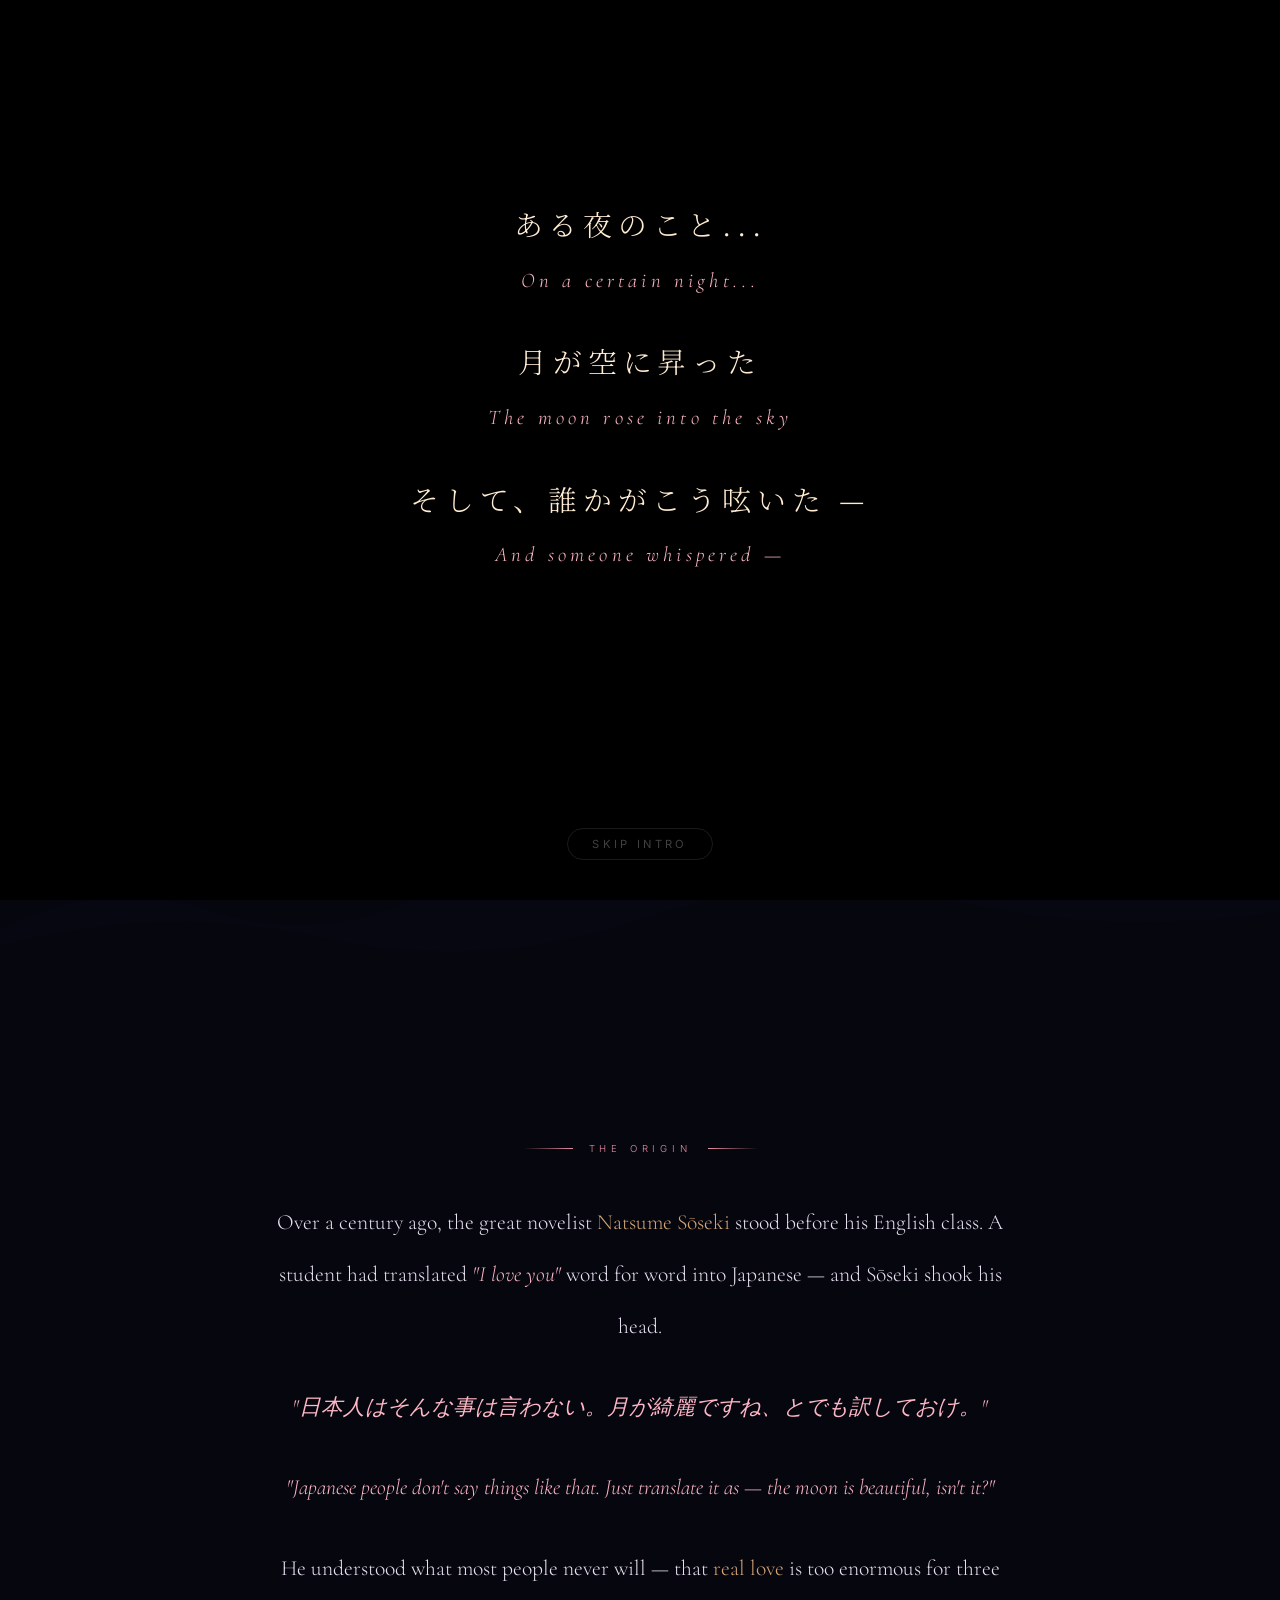
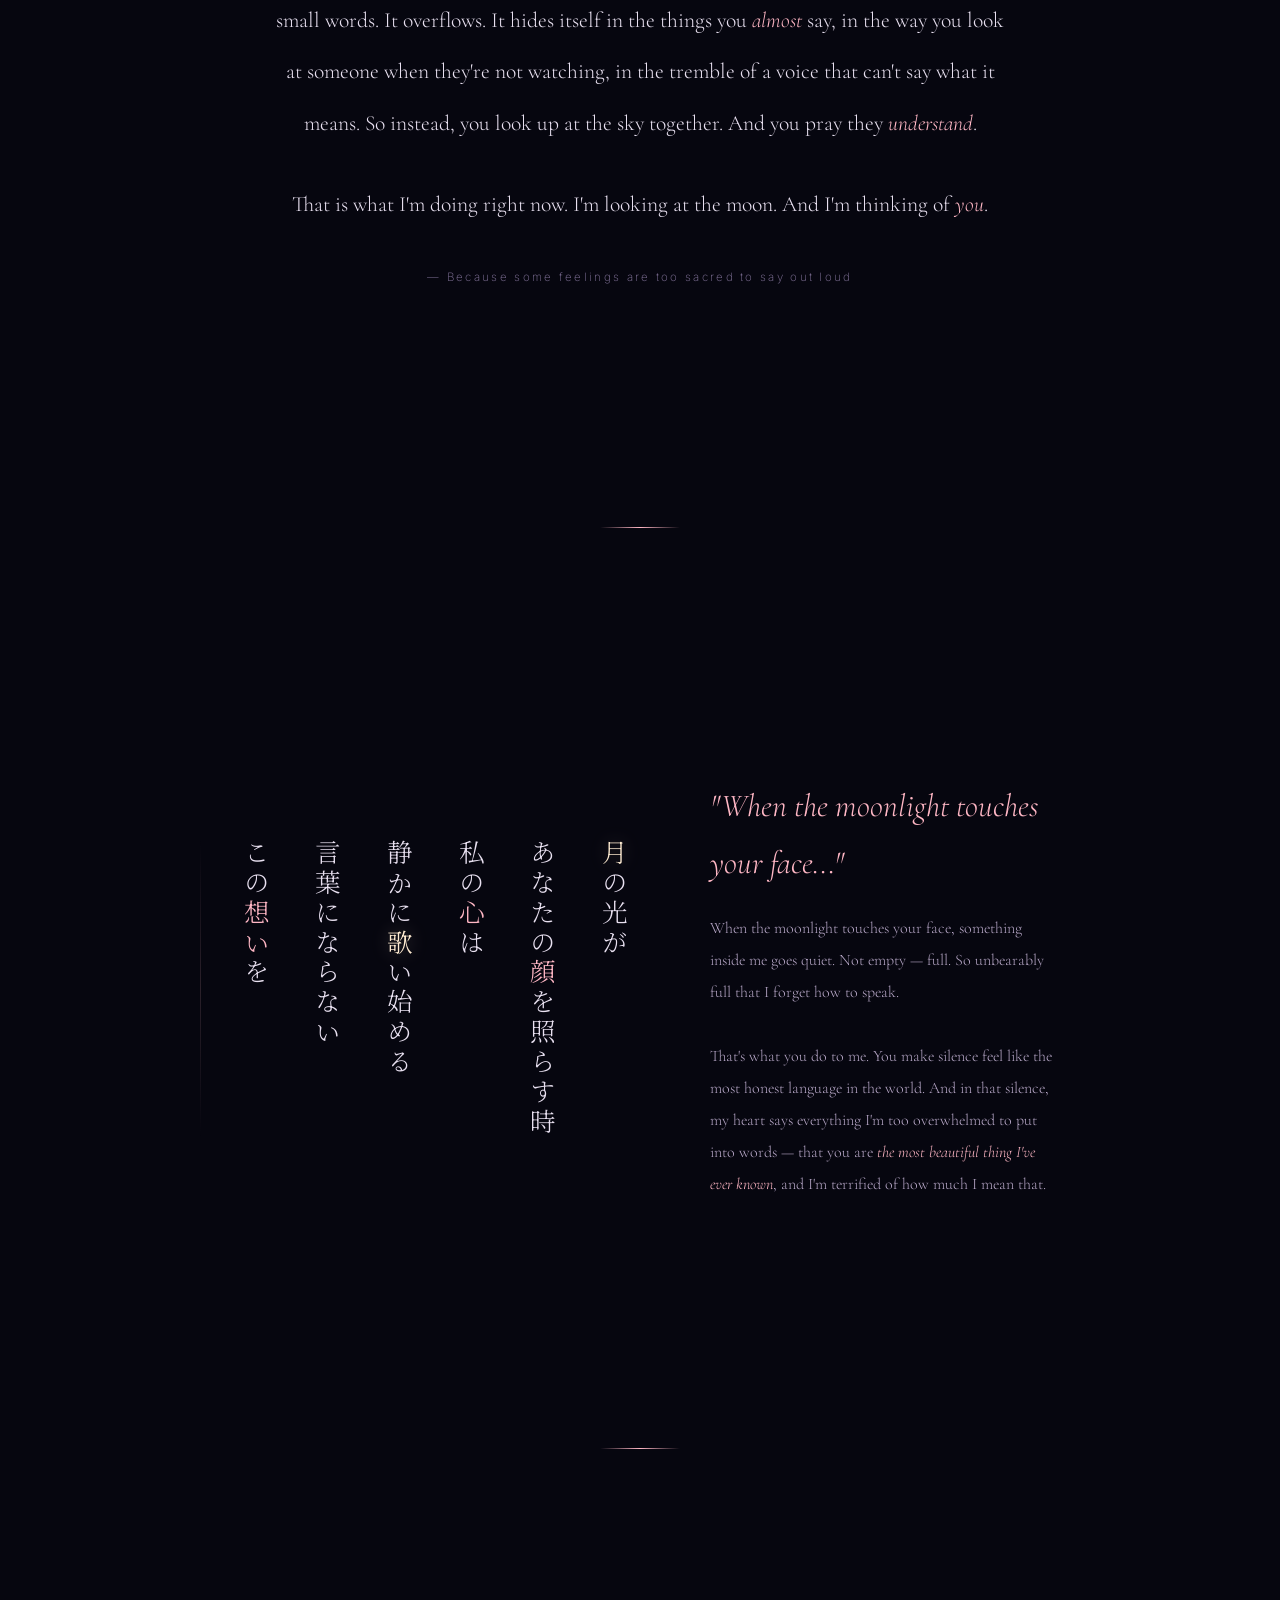
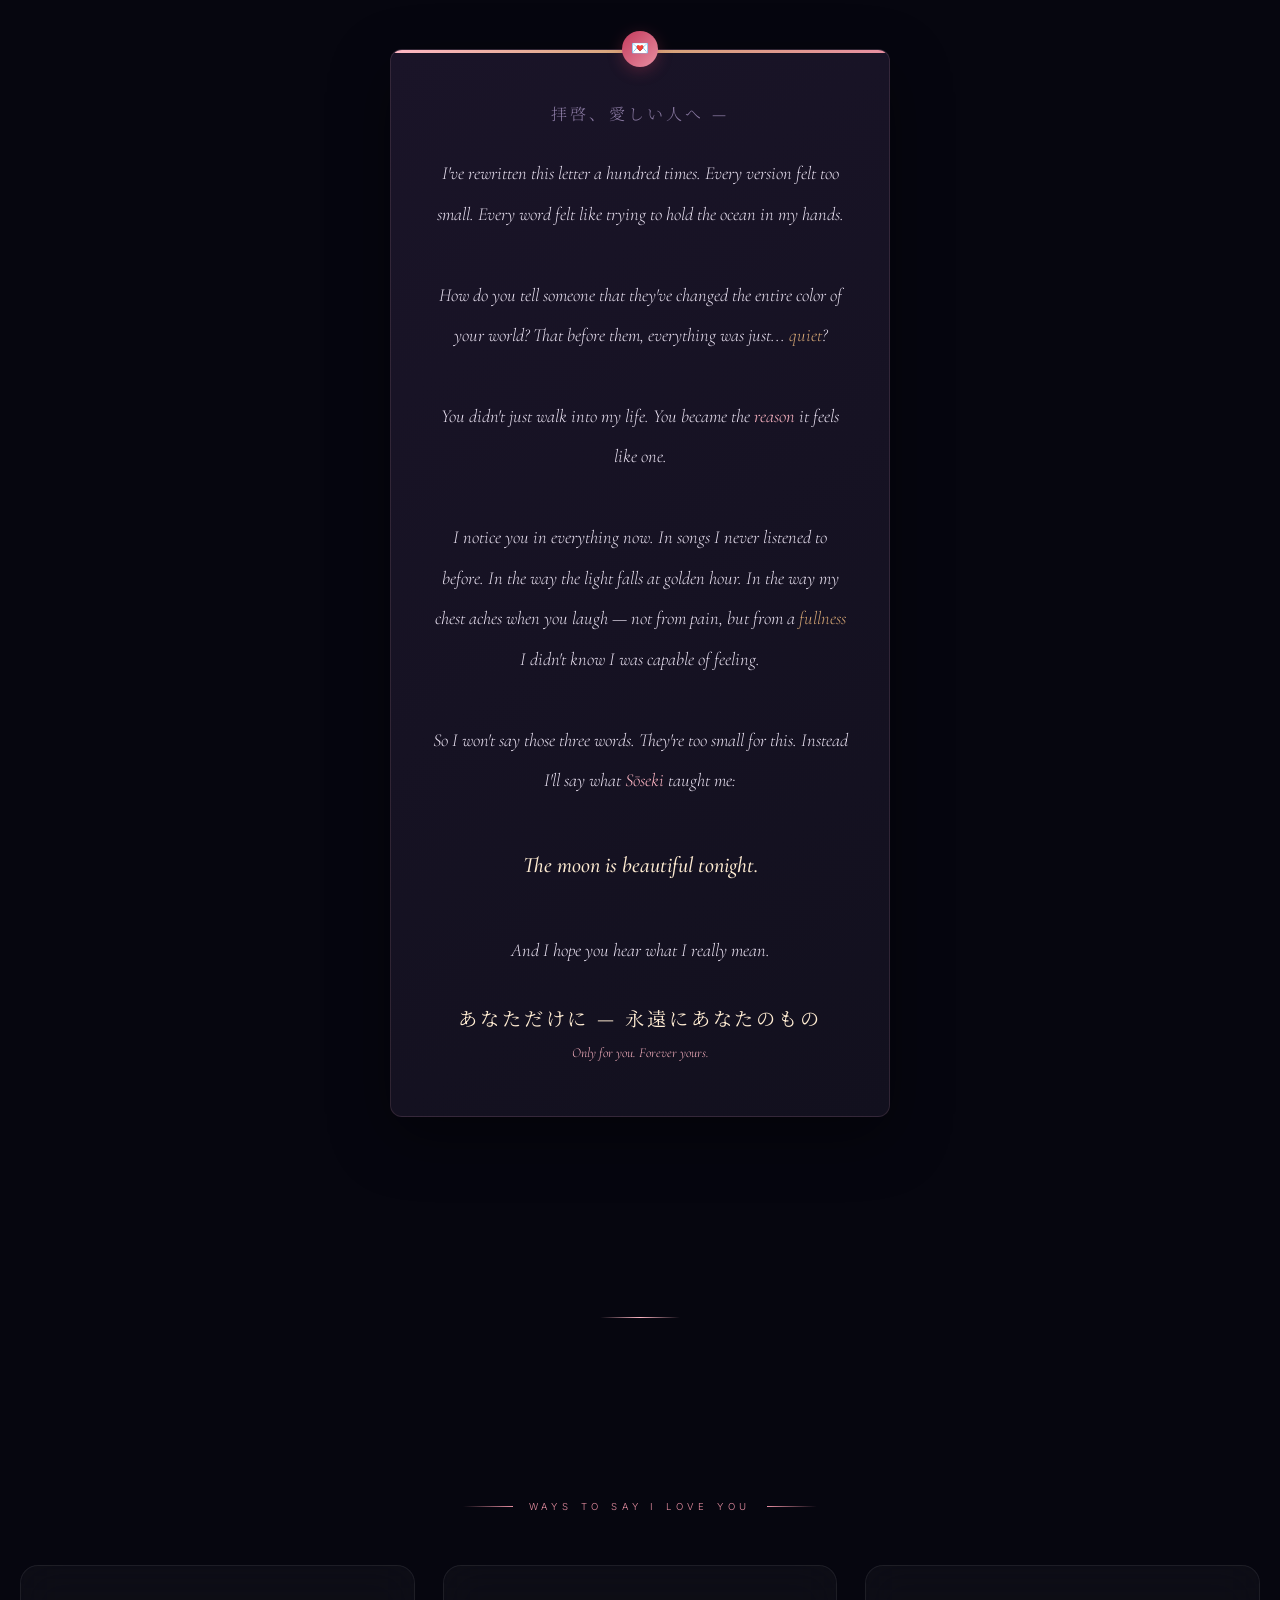
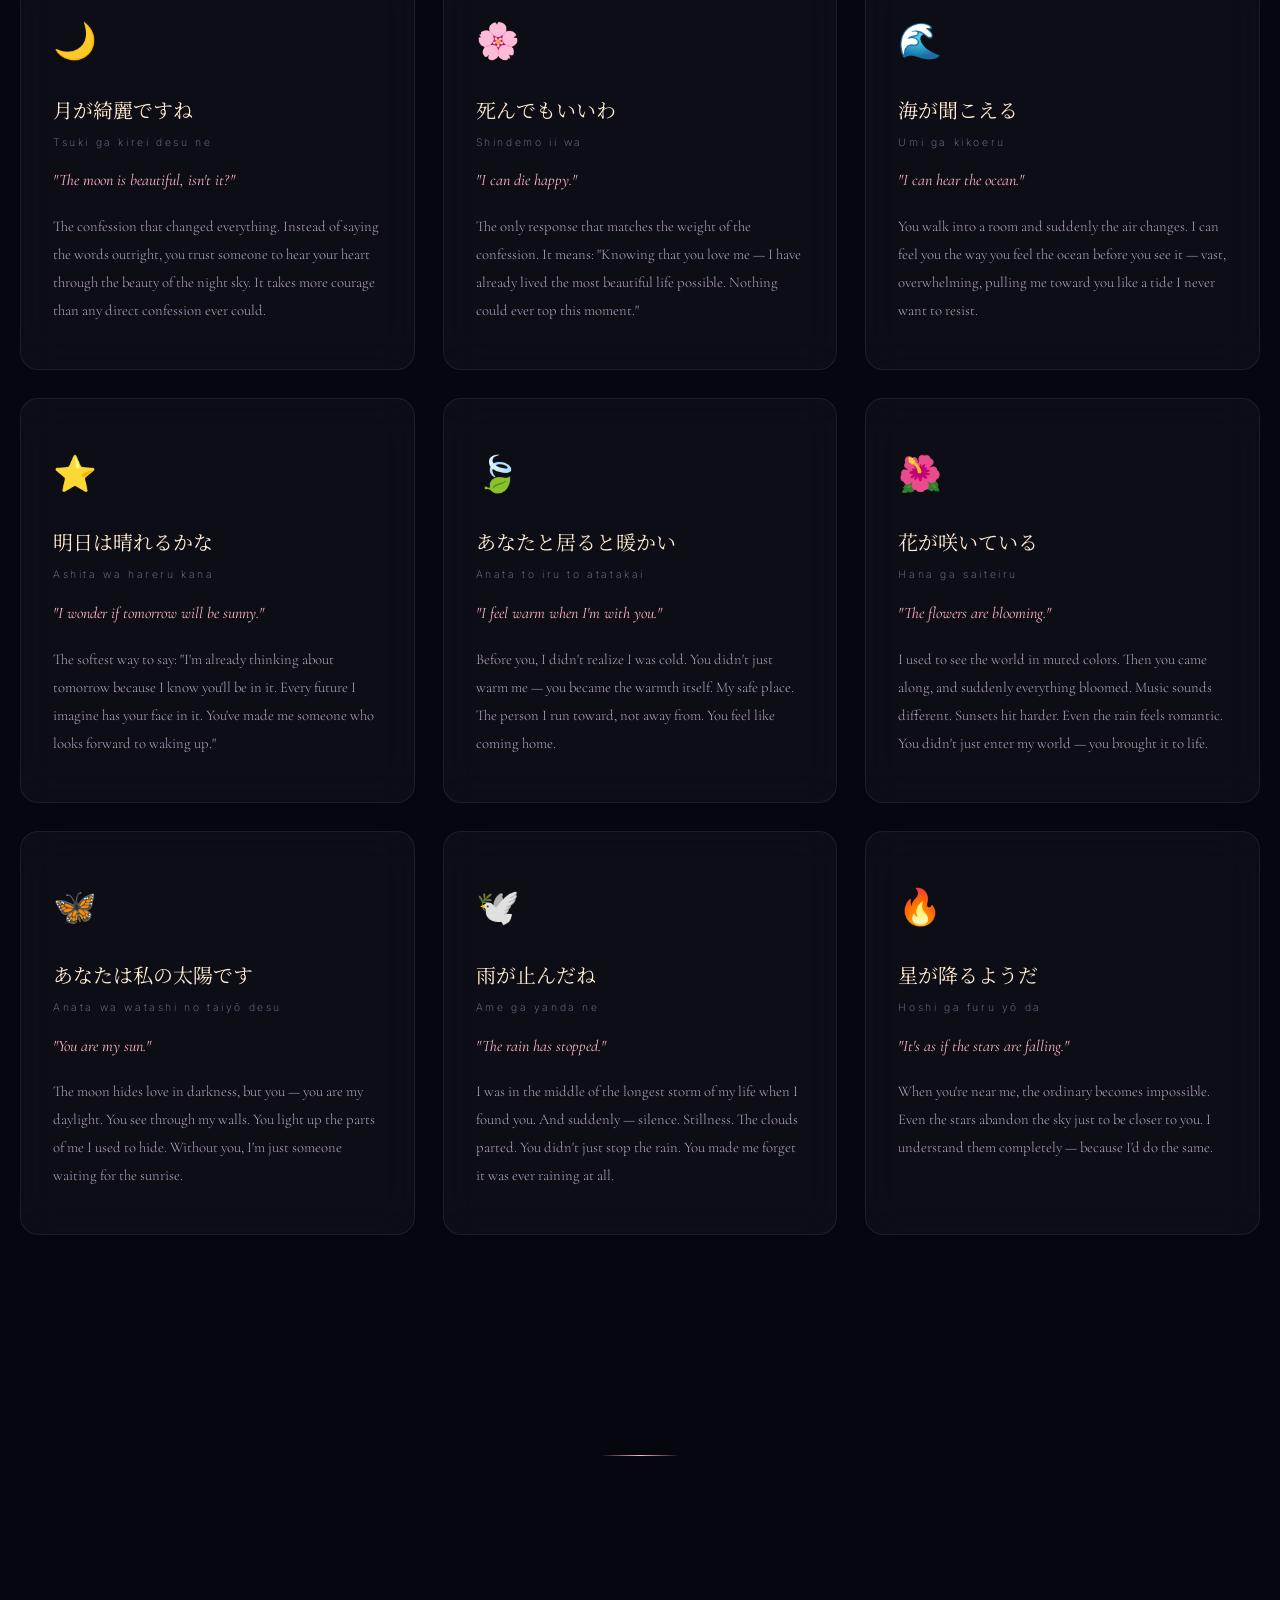
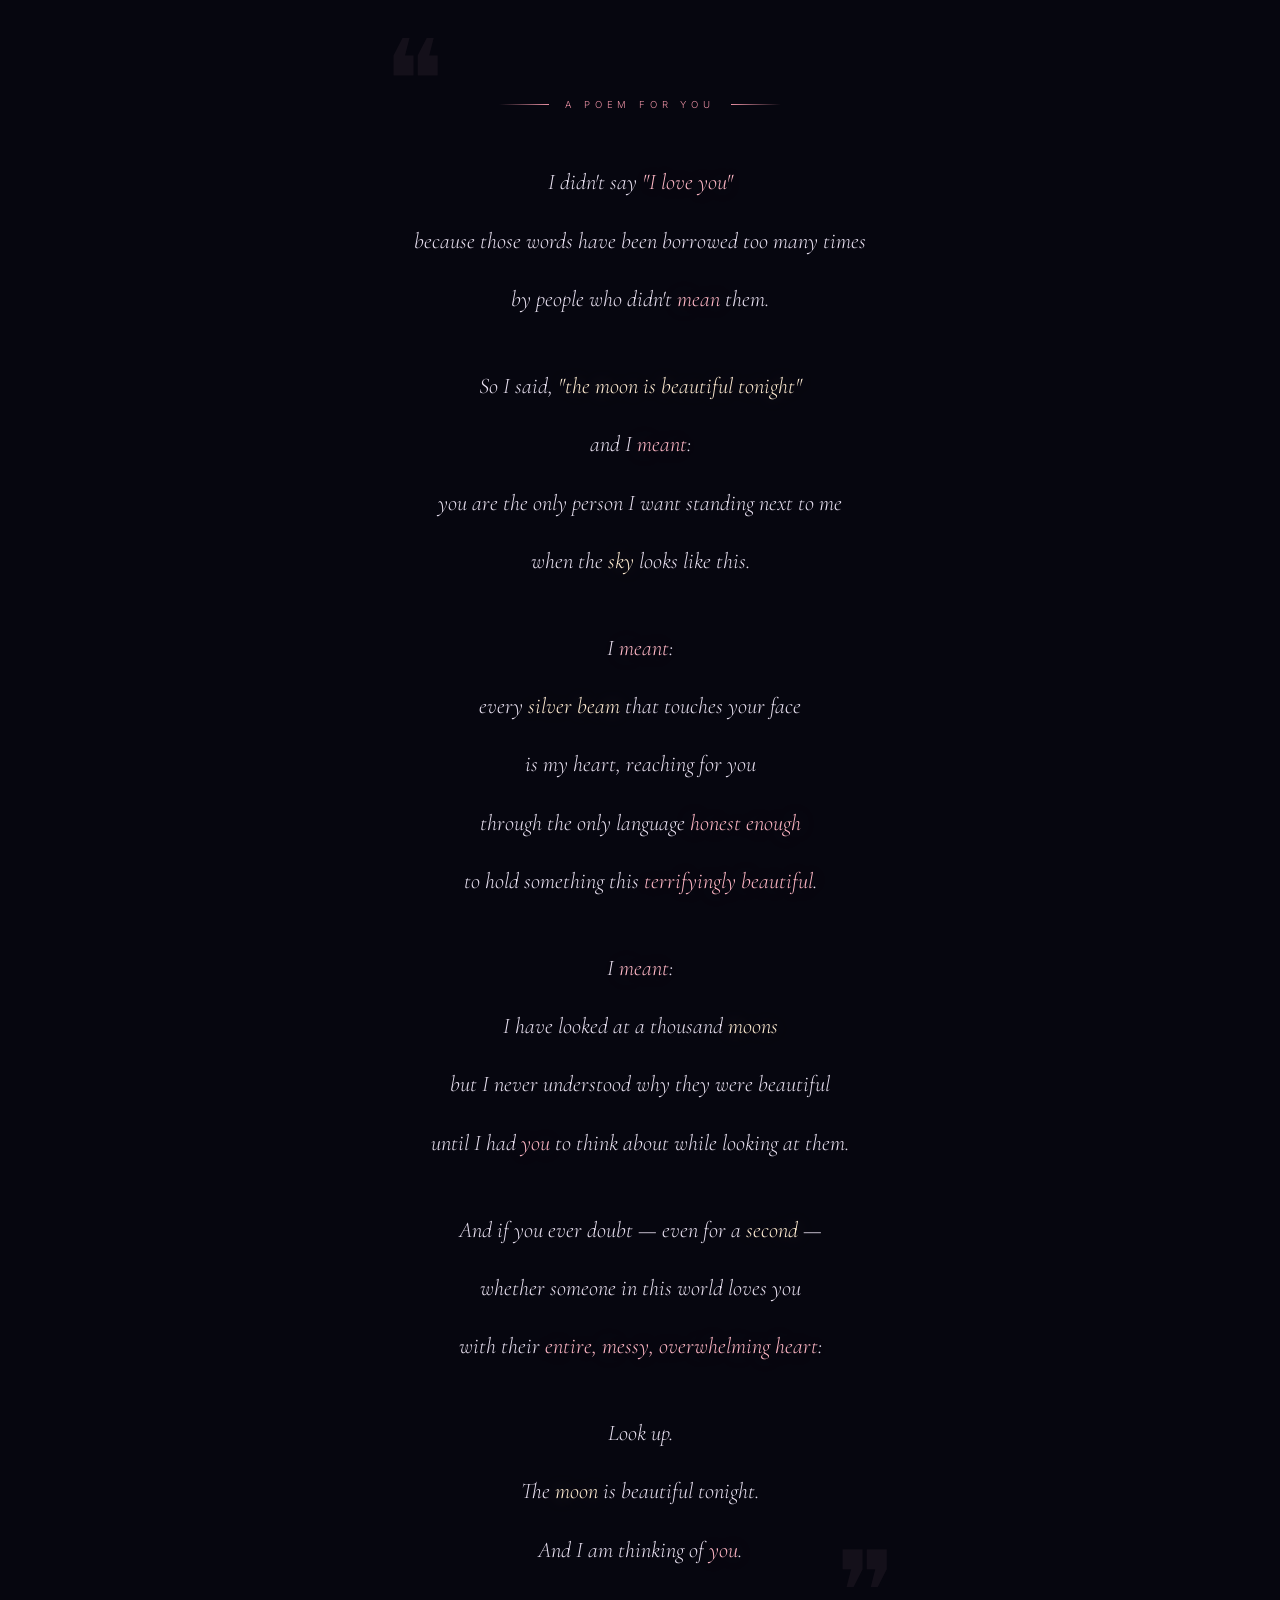
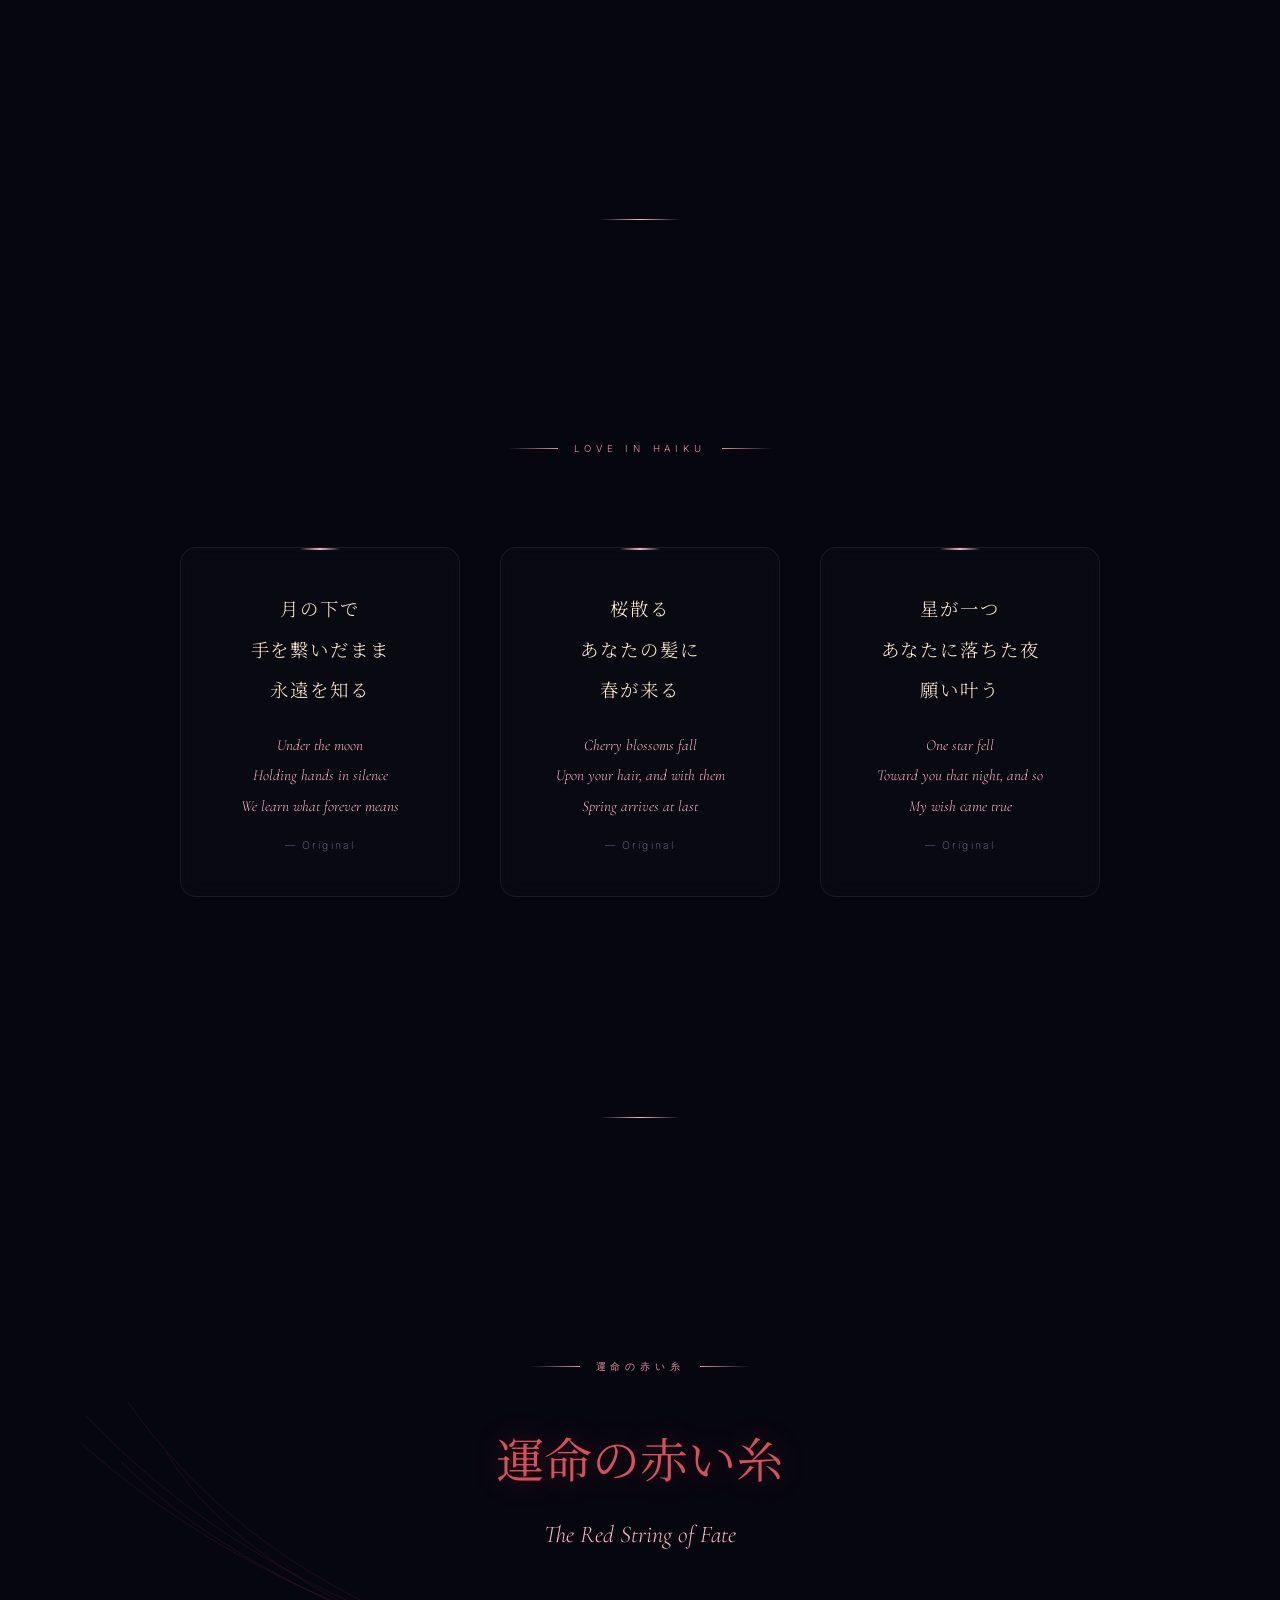
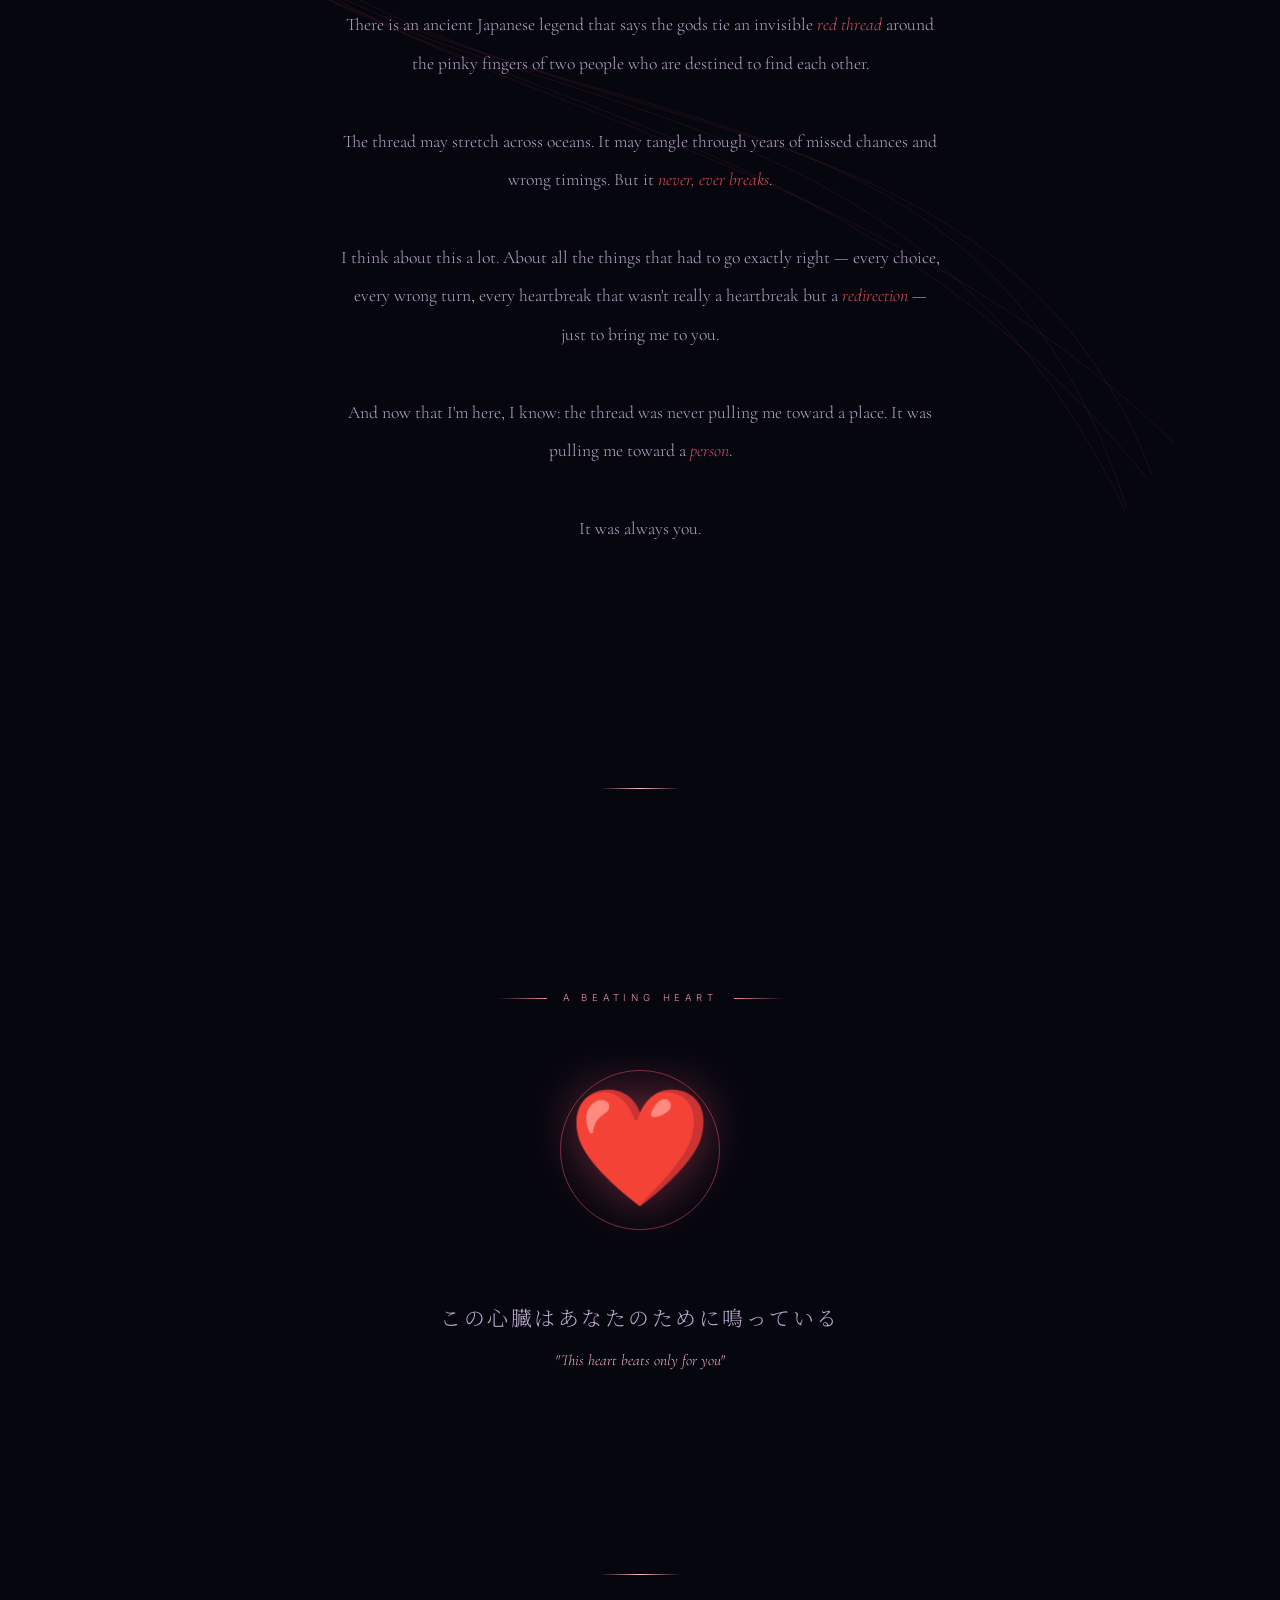
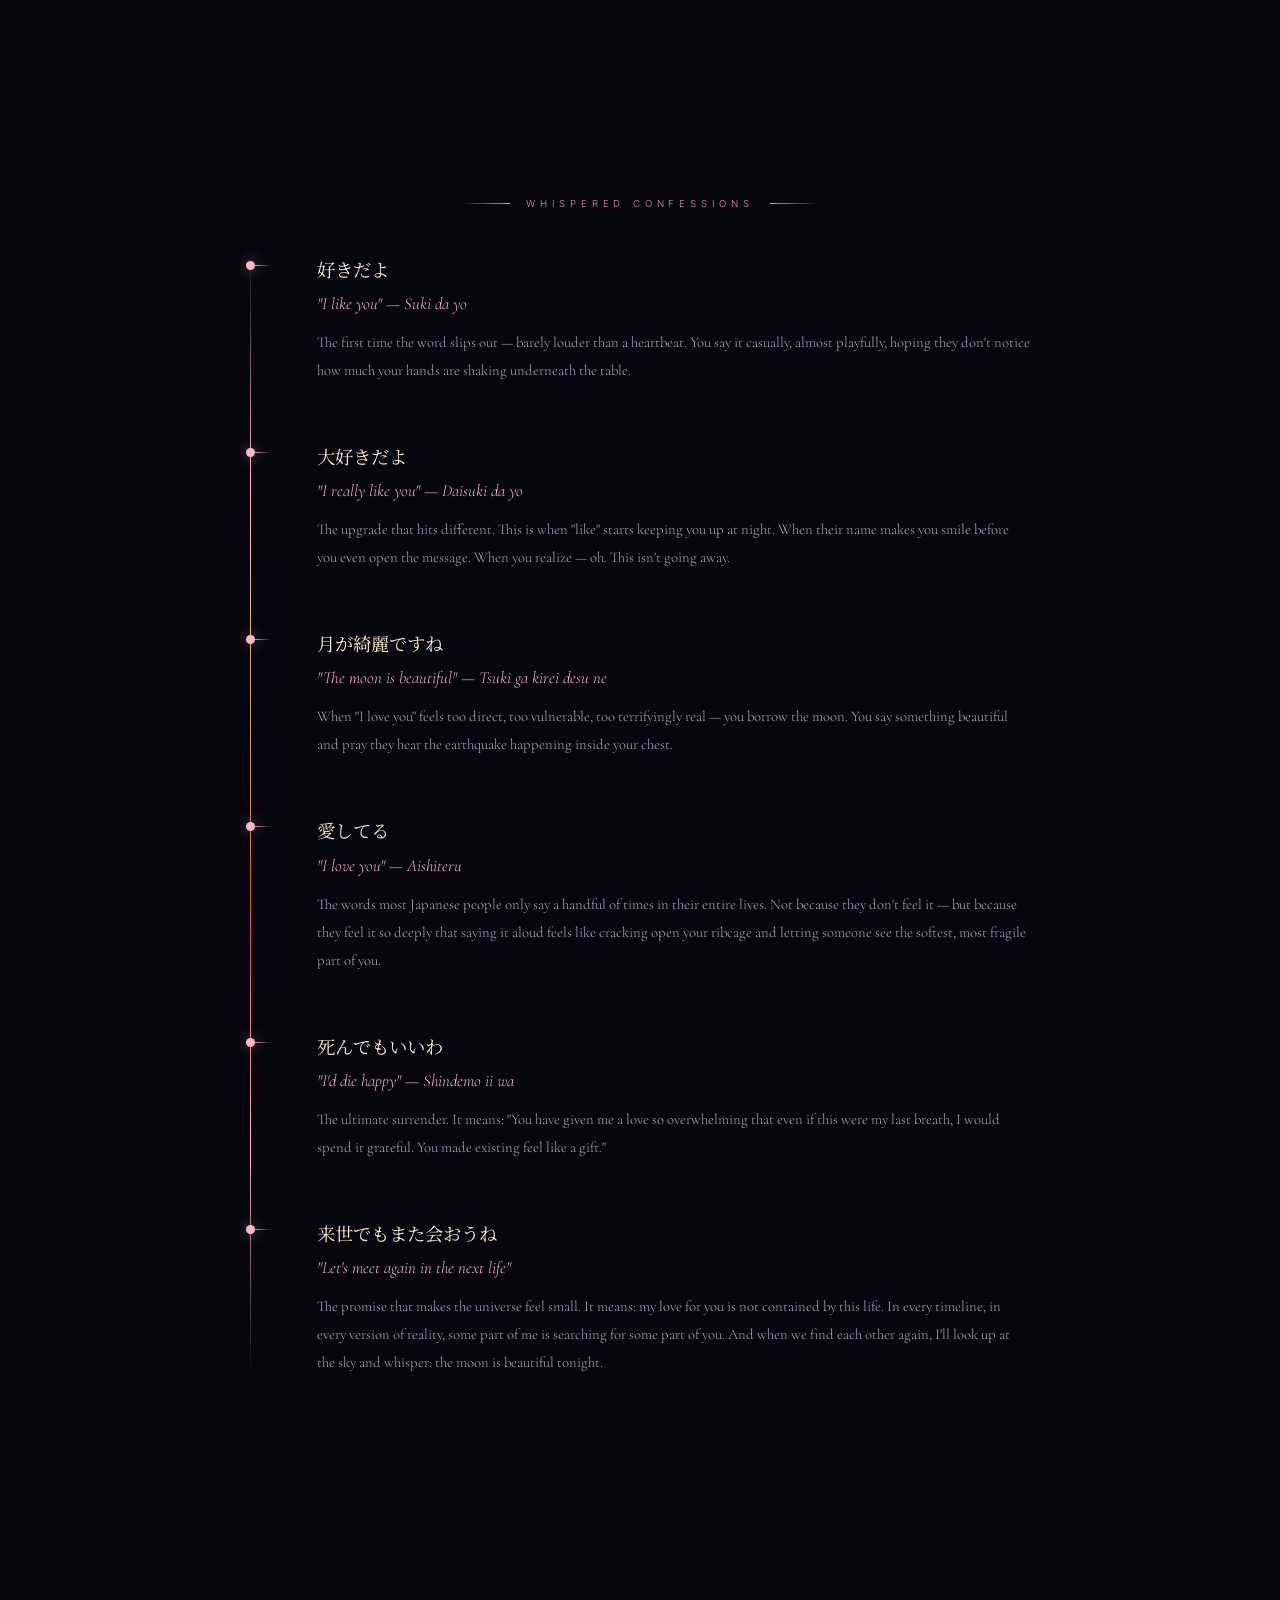
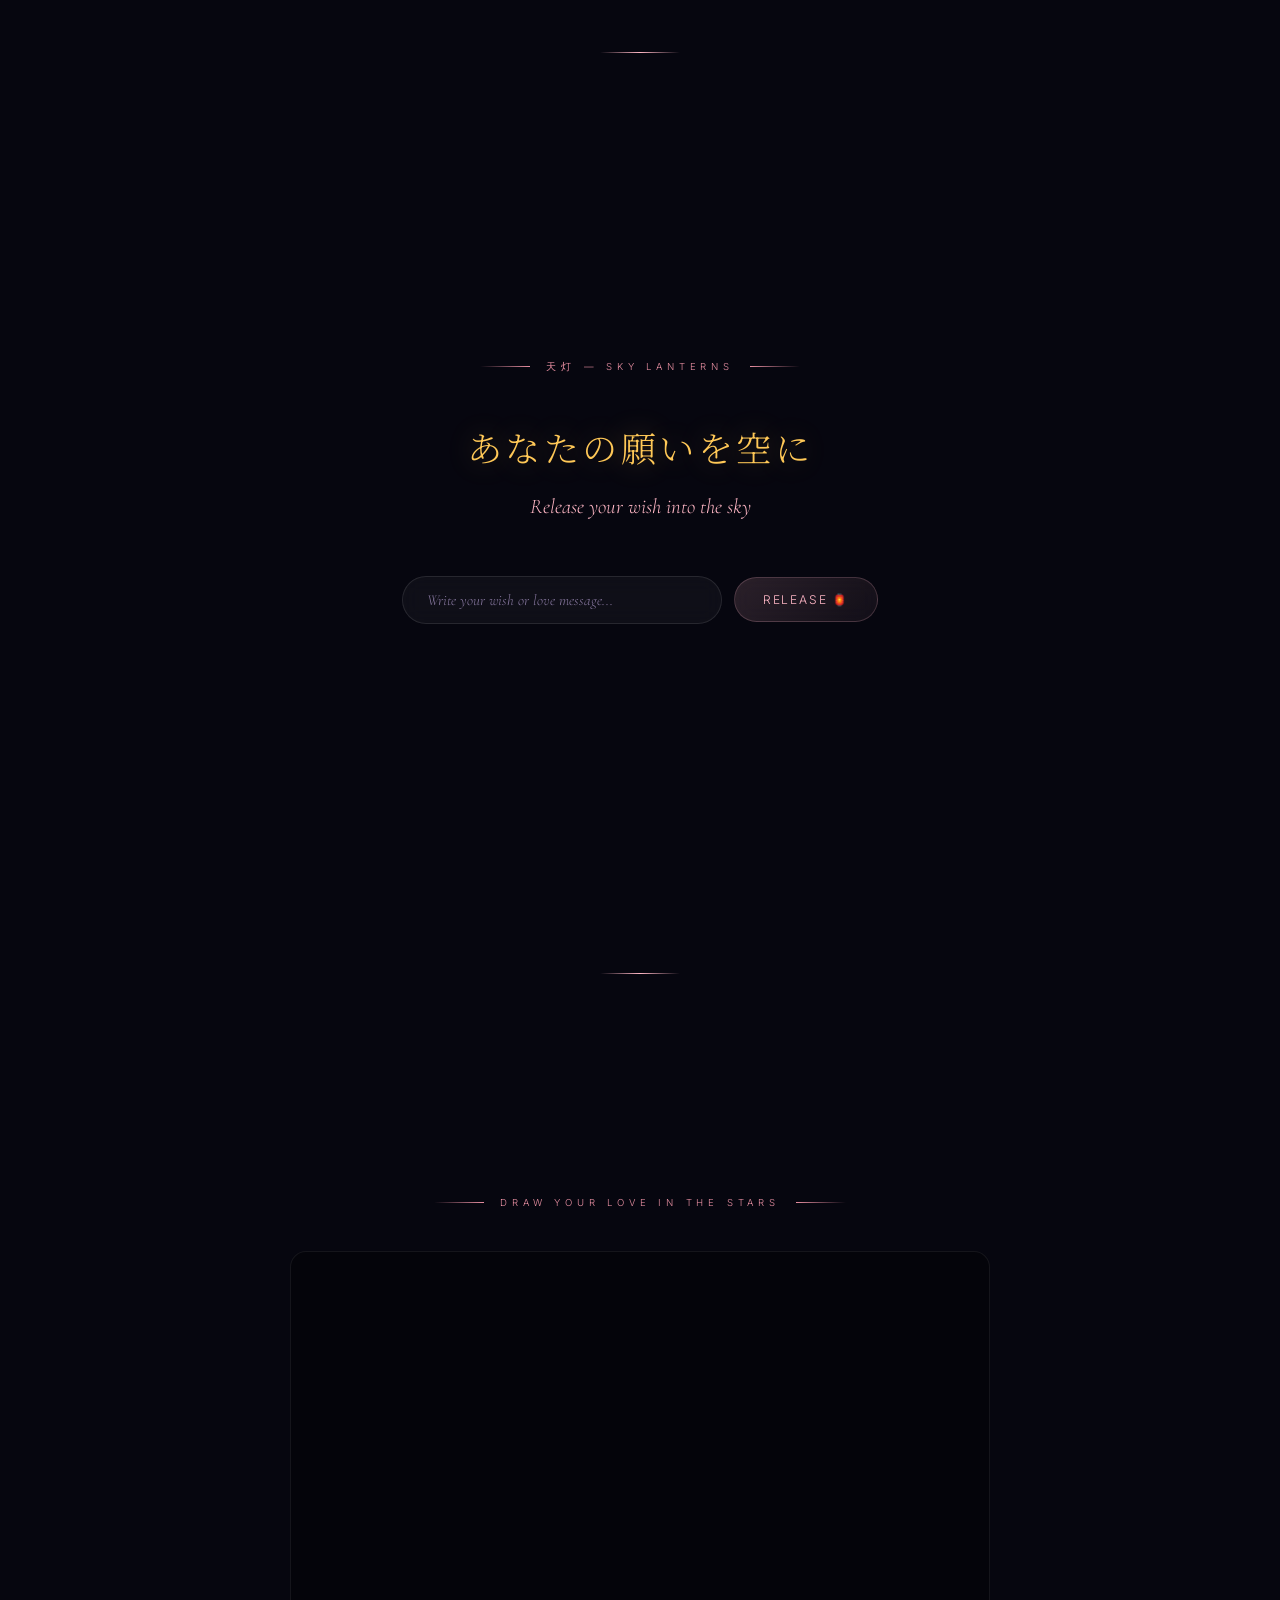
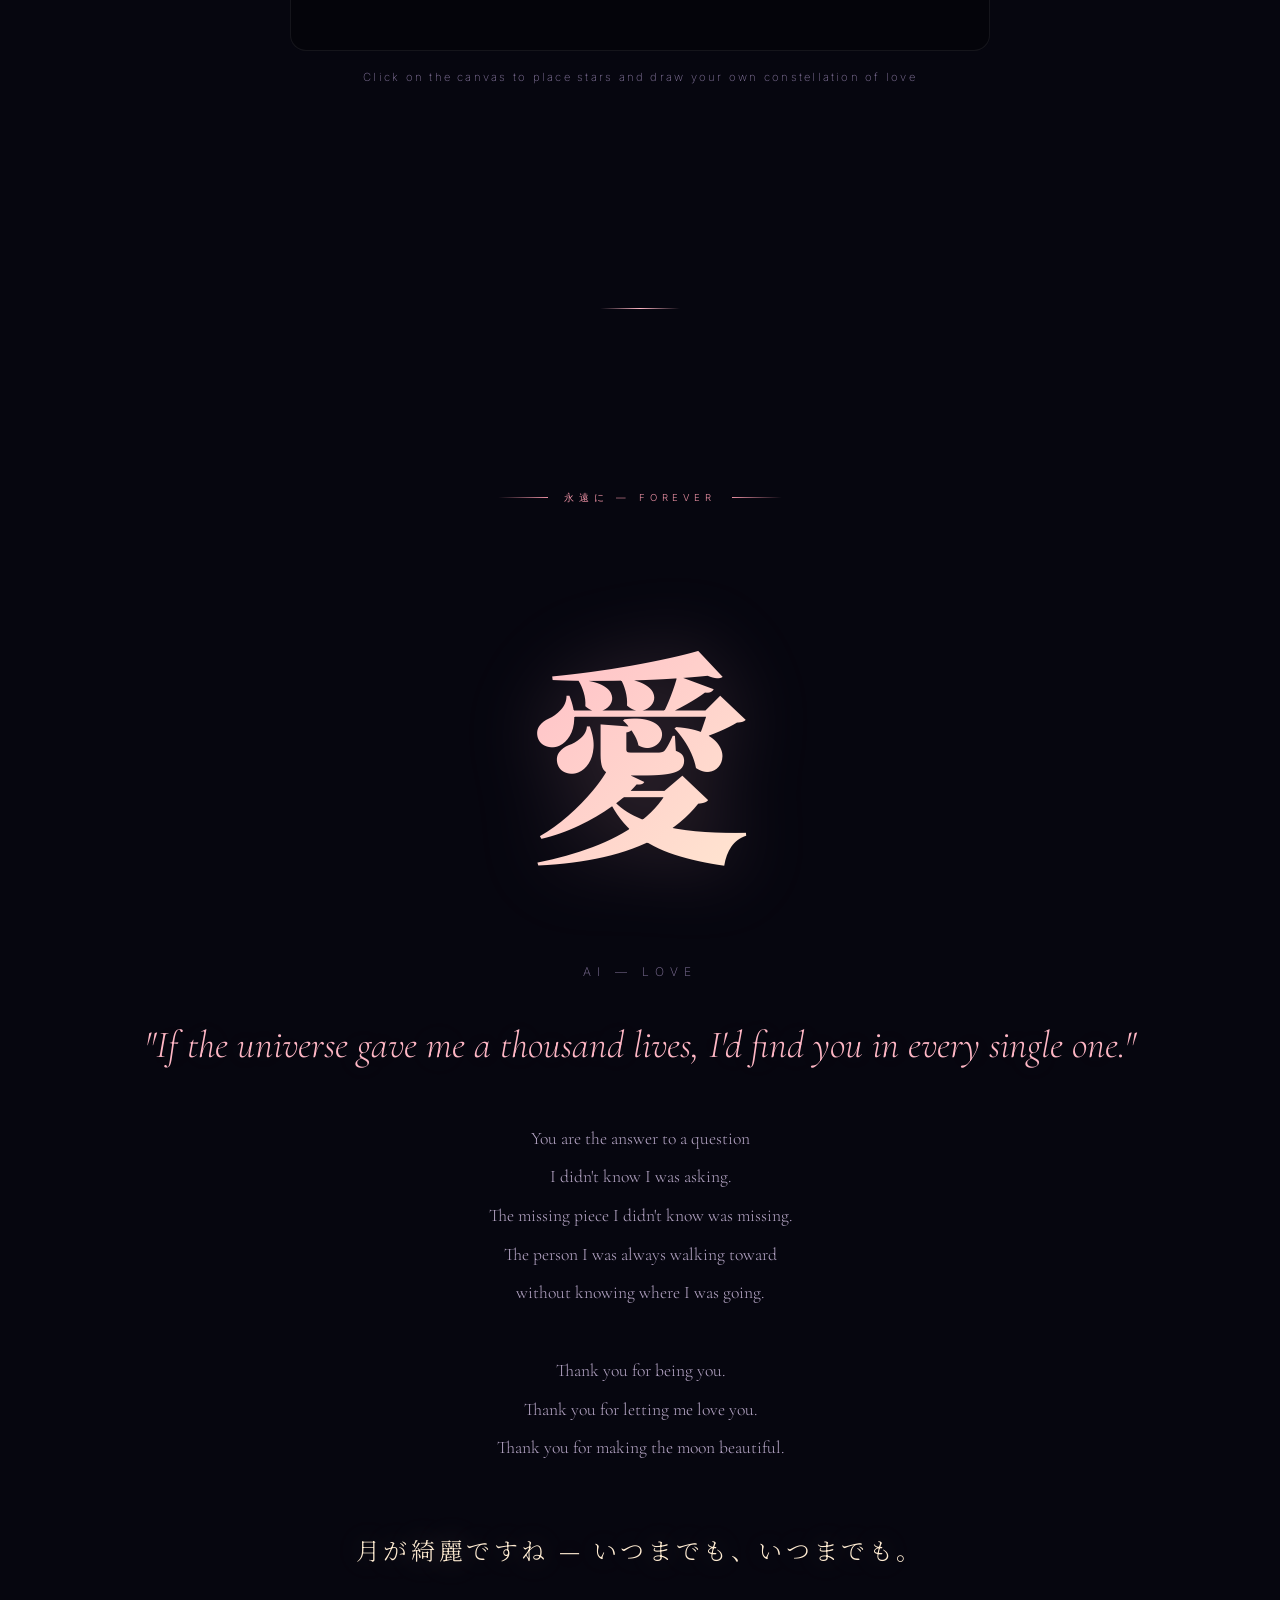
<file: index.html>
<!DOCTYPE html>
<html lang="en">

<head>
    <meta charset="UTF-8">
    <meta name="viewport" content="width=device-width, initial-scale=1.0">
    <meta name="description"
        content="月が綺麗ですね — The moon is beautiful, isn't it? An immersive love letter inspired by Natsume Sōseki's famous expression of love.">
    <title>月が綺麗ですね — The Moon is Beautiful</title>
    <link rel="preconnect" href="https://fonts.googleapis.com">
    <link rel="preconnect" href="https://fonts.gstatic.com" crossorigin>
    <link
        href="https://fonts.googleapis.com/css2?family=Cormorant+Garamond:ital,wght@0,300;0,400;0,500;0,600;1,300;1,400;1,500;1,600&family=Noto+Serif+JP:wght@200;300;400;500;600;700;900&family=Inter:wght@200;300;400&family=Outfit:wght@100;200;300;400&display=swap"
        rel="stylesheet">
    <link rel="stylesheet" href="style.css">
</head>

<body>
    <!-- ═══ CINEMATIC INTRO ═══ -->
    <div id="cinematic-intro">
        <div class="intro-line" id="intro1">ある夜のこと...</div>
        <div class="intro-line intro-line-en" id="intro2">On a certain night...</div>
        <div class="intro-line" id="intro3" style="margin-top:30px">月が空に昇った</div>
        <div class="intro-line intro-line-en" id="intro4">The moon rose into the sky</div>
        <div class="intro-line" id="intro5" style="margin-top:30px">そして、誰かがこう呟いた —</div>
        <div class="intro-line intro-line-en" id="intro6">And someone whispered —</div>
        <div class="intro-line" id="intro7" style="margin-top:50px; font-size: clamp(1.5rem,4vw,2.5rem);">月が綺麗ですね</div>
        <button class="intro-skip" id="skipIntro">Skip Intro</button>
    </div>

    <!-- ═══ SCROLL PROGRESS BAR ═══ -->
    <div class="scroll-progress" id="scrollProgress"></div>

    <!-- ═══ BACKGROUND LAYERS ═══ -->
    <canvas id="starfield"></canvas>
    <canvas id="shooting-stars"></canvas>
    <canvas id="fireflies"></canvas>
    <canvas id="sakura-canvas"></canvas>
    <canvas id="lanterns-canvas"></canvas>
    <div class="aurora">
        <div class="aurora-band"></div>
        <div class="aurora-band"></div>
        <div class="aurora-band"></div>
    </div>
    <div class="ambient-overlay"></div>
    <div class="cursor-glow" id="cursorGlow"></div>

    <!-- ═══ NAV ═══ -->
    <nav id="mainNav">
        <div class="nav-brand">月の詩</div>
        <ul class="nav-links">
            <li><a href="#origin">Origin</a></li>
            <li><a href="#letter">Letter</a></li>
            <li><a href="#expressions">Expressions</a></li>
            <li><a href="#poem">Poem</a></li>
            <li><a href="#redstring">Fate</a></li>
            <li><a href="#lanterns">Wishes</a></li>
            <li><a href="#forever">Forever</a></li>
        </ul>
    </nav>

    <main>
        <!-- ═══ HERO ═══ -->
        <section class="hero" id="home">
            <div class="moon-container" id="moonContainer">
                <div class="moon-halo"></div>
                <div class="moon-halo"></div>
                <div class="moon-halo"></div>
                <div class="moon-halo"></div>
                <div class="moon" id="moonEl"></div>
            </div>
            <div class="moon-reflection"></div>
            <div class="hero-items">
                <h1 class="hero-japanese" id="heroJp">月が綺麗ですね</h1>
                <p class="hero-romaji" id="heroRom">Tsuki ga kirei desu ne</p>
                <p class="hero-translation" id="heroTrans">"The moon is beautiful, isn't it?"</p>
                <p class="hero-meaning" id="heroMean">— The most poetic way to say "I love you" in Japanese</p>
            </div>
            <div class="scroll-indicator">
                <span>Discover the story</span>
                <div class="scroll-line"></div>
            </div>
        </section>

        <!-- ═══ LANDSCAPE SILHOUETTE ═══ -->
        <div class="landscape">
            <div class="mountain-layer">
                <svg viewBox="0 0 1440 200" preserveAspectRatio="none">
                    <path
                        d="M0,200 L0,120 Q120,60 240,100 Q360,140 480,80 Q600,20 720,70 Q840,120 960,60 Q1080,0 1200,50 Q1320,100 1440,70 L1440,200 Z"
                        fill="rgba(8,8,18,0.95)" />
                    <path
                        d="M0,200 L0,140 Q180,90 360,130 Q540,170 720,110 Q900,50 1080,90 Q1260,130 1440,100 L1440,200 Z"
                        fill="rgba(6,6,15,1)" />
                </svg>
            </div>
        </div>

        <!-- ═══ ORIGIN STORY ═══ -->
        <section class="story-section" id="origin">
            <div class="section-label"><span>The Origin</span></div>
            <p class="story-text reveal">
                Over a century ago, the great novelist <span class="gold">Natsume Sōseki</span> stood
                before his English class. A student had translated <em>"I love you"</em>
                word for word into Japanese — and Sōseki shook his head.
            </p>
            <br>
            <p class="story-text reveal" style="transition-delay: 0.2s">
                <em>"日本人はそんな事は言わない。月が綺麗ですね、とでも訳しておけ。"</em>
            </p>
            <br>
            <p class="story-text reveal" style="transition-delay: 0.4s">
                <em>"Japanese people don't say things like that.
                    Just translate it as — the moon is beautiful, isn't it?"</em>
            </p>
            <br>
            <p class="story-text reveal" style="transition-delay: 0.6s">
                He understood what most people never will — that <span class="gold">real love</span>
                is too enormous for three small words. It overflows. It hides itself
                in the things you <em>almost</em> say, in the way you look at someone
                when they're not watching, in the tremble of a voice that can't
                say what it means. So instead, you look up at the sky together.
                And you pray they <em>understand</em>.
            </p>
            <br>
            <p class="story-text reveal" style="transition-delay: 0.8s">
                That is what I'm doing right now.
                I'm looking at the moon. And I'm thinking of <em>you</em>.
            </p>
            <p class="story-attribution reveal" style="transition-delay: 1s">
                — Because some feelings are too sacred to say out loud
            </p>
        </section>

        <div class="divider"></div>

        <!-- ═══ VERTICAL JAPANESE TEXT ═══ -->
        <section class="vertical-section" id="vertical">
            <div class="vertical-column reveal-left">
                <span class="glow">月</span>の光が<br>
                あなたの<span class="accent">顔</span>を照らす時<br>
                私の<span class="accent">心</span>は<br>
                静かに<span class="glow">歌</span>い始める<br>
                言葉にならない<br>
                この<span class="accent">想い</span>を
            </div>
            <div class="vertical-translation reveal-right">
                <h3>"When the moonlight touches your face..."</h3>
                <p>
                    When the moonlight touches your face, something inside me goes quiet.
                    Not empty — full. So unbearably full that I forget how to speak.
                    <br><br>
                    That's what you do to me. You make silence feel like the most
                    honest language in the world. And in that silence, my heart says
                    everything I'm too overwhelmed to put into words — that you are
                    <em style="color:var(--sakura-pink)">the most beautiful thing I've ever known</em>,
                    and I'm terrified of how much I mean that.
                </p>
            </div>
        </section>

        <div class="divider"></div>

        <!-- ═══ LOVE LETTER ═══ -->
        <section class="letter-section" id="letter">
            <div class="envelope-container reveal-scale">
                <div class="envelope">
                    <div class="envelope-seal">💌</div>
                    <div class="envelope-body">
                        <div class="letter-content">
                            <div class="letter-greeting">拝啓、愛しい人へ —</div>
                            <p class="letter-body-text">
                                I've rewritten this letter a hundred times.
                                Every version felt too small. Every word felt like
                                trying to hold the ocean in my hands.
                                <br><br>
                                How do you tell someone that they've
                                changed the entire color of your world?
                                That before them, everything was just... <span class="gold">quiet</span>?
                                <br><br>
                                You didn't just walk into my life.
                                You became the <span class="pink">reason</span> it feels like one.
                                <br><br>
                                I notice you in everything now.
                                In songs I never listened to before.
                                In the way the light falls at golden hour.
                                In the way my chest aches when you laugh —
                                not from pain, but from a <span class="gold">fullness</span> I didn't know
                                I was capable of feeling.
                                <br><br>
                                So I won't say those three words.
                                They're too small for this.
                                Instead I'll say what <span class="pink">Sōseki</span> taught me:
                                <br><br>
                                <strong style="color:var(--moon-glow); font-weight:500; font-size:1.2em;">
                                    The moon is beautiful tonight.
                                </strong>
                                <br><br>
                                And I hope you hear what I really mean.
                            </p>
                            <div class="letter-closing">あなただけに — 永遠にあなたのもの</div>
                            <div class="letter-sign">Only for you. Forever yours.</div>
                        </div>
                    </div>
                </div>
            </div>
        </section>

        <div class="divider"></div>

        <!-- ═══ LOVE EXPRESSION CARDS ═══ -->
        <section class="cards-section" id="expressions">
            <div class="section-label"><span>Ways to Say I Love You</span></div>
            <div class="cards-grid">
                <div class="love-card reveal"><span class="card-icon">🌙</span>
                    <div class="card-jp">月が綺麗ですね</div>
                    <div class="card-romaji">Tsuki ga kirei desu ne</div>
                    <div class="card-meaning">"The moon is beautiful, isn't it?"</div>
                    <p class="card-desc">The confession that changed everything. Instead of saying the words outright,
                        you trust someone to hear your heart through the beauty of the night sky.
                        It takes more courage than any direct confession ever could.
                    </p>
                </div>
                <div class="love-card reveal"><span class="card-icon">🌸</span>
                    <div class="card-jp">死んでもいいわ</div>
                    <div class="card-romaji">Shindemo ii wa</div>
                    <div class="card-meaning">"I can die happy."</div>
                    <p class="card-desc">The only response that matches the weight of the confession. It means:
                        "Knowing that you love me — I have already lived the most beautiful life possible.
                        Nothing could ever top this moment."</p>
                </div>
                <div class="love-card reveal"><span class="card-icon">🌊</span>
                    <div class="card-jp">海が聞こえる</div>
                    <div class="card-romaji">Umi ga kikoeru</div>
                    <div class="card-meaning">"I can hear the ocean."</div>
                    <p class="card-desc">You walk into a room and suddenly the air changes. I can feel you
                        the way you feel the ocean before you see it — vast, overwhelming,
                        pulling me toward you like a tide I never want to resist.</p>
                </div>
                <div class="love-card reveal"><span class="card-icon">⭐</span>
                    <div class="card-jp">明日は晴れるかな</div>
                    <div class="card-romaji">Ashita wa hareru kana</div>
                    <div class="card-meaning">"I wonder if tomorrow will be sunny."</div>
                    <p class="card-desc">The softest way to say: "I'm already thinking about tomorrow because
                        I know you'll be in it. Every future I imagine has your face in it.
                        You've made me someone who looks forward to waking up."</p>
                </div>
                <div class="love-card reveal"><span class="card-icon">🍃</span>
                    <div class="card-jp">あなたと居ると暖かい</div>
                    <div class="card-romaji">Anata to iru to atatakai</div>
                    <div class="card-meaning">"I feel warm when I'm with you."</div>
                    <p class="card-desc">Before you, I didn't realize I was cold. You didn't just warm me —
                        you became the warmth itself. My safe place. The person I run toward,
                        not away from. You feel like coming home.</p>
                </div>
                <div class="love-card reveal"><span class="card-icon">🌺</span>
                    <div class="card-jp">花が咲いている</div>
                    <div class="card-romaji">Hana ga saiteiru</div>
                    <div class="card-meaning">"The flowers are blooming."</div>
                    <p class="card-desc">I used to see the world in muted colors. Then you came along,
                        and suddenly everything bloomed. Music sounds different.
                        Sunsets hit harder. Even the rain feels romantic. You didn't
                        just enter my world — you brought it to life.</p>
                </div>
                <div class="love-card reveal"><span class="card-icon">🦋</span>
                    <div class="card-jp">あなたは私の太陽です</div>
                    <div class="card-romaji">Anata wa watashi no taiyō desu</div>
                    <div class="card-meaning">"You are my sun."</div>
                    <p class="card-desc">The moon hides love in darkness, but you — you are my daylight.
                        You see through my walls. You light up the parts of me I used to hide.
                        Without you, I'm just someone waiting for the sunrise.</p>
                </div>
                <div class="love-card reveal"><span class="card-icon">🕊️</span>
                    <div class="card-jp">雨が止んだね</div>
                    <div class="card-romaji">Ame ga yanda ne</div>
                    <div class="card-meaning">"The rain has stopped."</div>
                    <p class="card-desc">I was in the middle of the longest storm of my life when I found you.
                        And suddenly — silence. Stillness. The clouds parted.
                        You didn't just stop the rain. You made me forget it was ever raining at all.</p>
                </div>
                <div class="love-card reveal"><span class="card-icon">🔥</span>
                    <div class="card-jp">星が降るようだ</div>
                    <div class="card-romaji">Hoshi ga furu yō da</div>
                    <div class="card-meaning">"It's as if the stars are falling."</div>
                    <p class="card-desc">When you're near me, the ordinary becomes impossible.
                        Even the stars abandon the sky just to be closer to you.
                        I understand them completely — because I'd do the same.</p>
                </div>
            </div>
        </section>

        <div class="divider"></div>

        <!-- ═══ THE POEM ═══ -->
        <section class="poem-section" id="poem">
            <div class="poem-container">
                <div class="section-label"><span>A Poem for You</span></div>
                <p class="poem-line reveal">I didn't say <span class="highlight">"I love you"</span></p>
                <p class="poem-line reveal">because those words have been borrowed too many times</p>
                <p class="poem-line reveal">by people who didn't <span class="highlight">mean</span> them.</p>
                <br>
                <p class="poem-line reveal">So I said, <span class="moon-word">"the moon is beautiful tonight"</span>
                </p>
                <p class="poem-line reveal">and I <span class="highlight">meant</span>:</p>
                <p class="poem-line reveal">you are the only person I want standing next to me</p>
                <p class="poem-line reveal">when the <span class="moon-word">sky</span> looks like this.</p>
                <br>
                <p class="poem-line reveal">I <span class="highlight">meant</span>:</p>
                <p class="poem-line reveal">every <span class="moon-word">silver beam</span> that touches your face</p>
                <p class="poem-line reveal">is my heart, reaching for you</p>
                <p class="poem-line reveal">through the only language <span class="highlight">honest enough</span></p>
                <p class="poem-line reveal">to hold something this <span class="highlight">terrifyingly
                        beautiful</span>.</p>
                <br>
                <p class="poem-line reveal">I <span class="highlight">meant</span>:</p>
                <p class="poem-line reveal">I have looked at a thousand <span class="moon-word">moons</span></p>
                <p class="poem-line reveal">but I never understood why they were beautiful</p>
                <p class="poem-line reveal">until I had <span class="highlight">you</span> to think about while looking
                    at them.</p>
                <br>
                <p class="poem-line reveal">And if you ever doubt — even for a <span class="moon-word">second</span> —
                </p>
                <p class="poem-line reveal">whether someone in this world loves you</p>
                <p class="poem-line reveal">with their <span class="highlight">entire, messy, overwhelming heart</span>:
                </p>
                <br>
                <p class="poem-line reveal">Look up.</p>
                <p class="poem-line reveal">The <span class="moon-word">moon</span> is beautiful tonight.</p>
                <p class="poem-line reveal">And I am thinking of <span class="highlight">you</span>.</p>
            </div>
        </section>

        <div class="divider"></div>

        <!-- ═══ HAIKU ═══ -->
        <section class="haiku-section" id="haiku">
            <div class="section-label"><span>Love in Haiku</span></div>
            <div class="haiku-grid">
                <div class="haiku-card reveal">
                    <div class="haiku-jp">月の下で<br>手を繋いだまま<br>永遠を知る</div>
                    <div class="haiku-en">Under the moon<br>Holding hands in silence<br>We learn what forever means
                    </div>
                    <div class="haiku-author">— Original</div>
                </div>
                <div class="haiku-card reveal">
                    <div class="haiku-jp">桜散る<br>あなたの髪に<br>春が来る</div>
                    <div class="haiku-en">Cherry blossoms fall<br>Upon your hair, and with them<br>Spring arrives at
                        last</div>
                    <div class="haiku-author">— Original</div>
                </div>
                <div class="haiku-card reveal">
                    <div class="haiku-jp">星が一つ<br>あなたに落ちた夜<br>願い叶う</div>
                    <div class="haiku-en">One star fell<br>Toward you that night, and so<br>My wish came true</div>
                    <div class="haiku-author">— Original</div>
                </div>
            </div>
        </section>

        <div class="divider"></div>

        <!-- ═══ RED STRING OF FATE ═══ -->
        <section class="red-string-section" id="redstring">
            <canvas id="red-string-canvas"></canvas>
            <div class="section-label"><span>運命の赤い糸</span></div>
            <div class="red-string-title reveal">運命の赤い糸</div>
            <div class="red-string-subtitle reveal">The Red String of Fate</div>
            <p class="red-string-text reveal">
                There is an ancient Japanese legend that says the gods tie
                an invisible <em>red thread</em> around the pinky fingers of
                two people who are destined to find each other.
                <br><br>
                The thread may stretch across oceans. It may tangle through
                years of missed chances and wrong timings.
                But it <em>never, ever breaks</em>.
                <br><br>
                I think about this a lot. About all the things that had to
                go exactly right — every choice, every wrong turn,
                every heartbreak that wasn't really a heartbreak
                but a <em>redirection</em> — just to bring me to you.
                <br><br>
                And now that I'm here, I know:
                the thread was never pulling me toward a place.
                It was pulling me toward a <em>person</em>.
                <br><br>
                It was always you.
            </p>
        </section>

        <div class="divider"></div>

        <!-- ═══ HEARTBEAT ═══ -->
        <section class="heartbeat-section" id="heart">
            <div class="section-label"><span>A Beating Heart</span></div>
            <div class="heartbeat-container">
                <div class="heart-pulse-ring"></div>
                <div class="heart-pulse-ring"></div>
                <div class="heart-pulse-ring"></div>
                <div class="heart-pulse-ring"></div>
                <div class="heart" id="heartEmoji">❤️</div>
            </div>
            <p class="heartbeat-text reveal">この心臓はあなたのために鳴っている</p>
            <p class="heartbeat-sub reveal">"This heart beats only for you"</p>
        </section>

        <div class="divider"></div>

        <!-- ═══ WHISPERED CONFESSIONS ═══ -->
        <section class="timeline-section" id="whispers">
            <div class="section-label"><span>Whispered Confessions</span></div>
            <div class="timeline">
                <div class="timeline-item reveal-left">
                    <div class="timeline-jp">好きだよ</div>
                    <div class="timeline-en">"I like you" — Suki da yo</div>
                    <p class="timeline-desc">The first time the word slips out — barely louder than a heartbeat.
                        You say it casually, almost playfully, hoping they don't notice
                        how much your hands are shaking underneath the table.</p>
                </div>
                <div class="timeline-item reveal-left">
                    <div class="timeline-jp">大好きだよ</div>
                    <div class="timeline-en">"I really like you" — Daisuki da yo</div>
                    <p class="timeline-desc">The upgrade that hits different. This is when "like" starts keeping you
                        up at night. When their name makes you smile before you even open the message.
                        When you realize — oh. This isn't going away.</p>
                </div>
                <div class="timeline-item reveal-left">
                    <div class="timeline-jp">月が綺麗ですね</div>
                    <div class="timeline-en">"The moon is beautiful" — Tsuki ga kirei desu ne</div>
                    <p class="timeline-desc">When "I love you" feels too direct, too vulnerable, too terrifyingly real —
                        you borrow the moon. You say something beautiful and pray they hear
                        the earthquake happening inside your chest.</p>
                </div>
                <div class="timeline-item reveal-left">
                    <div class="timeline-jp">愛してる</div>
                    <div class="timeline-en">"I love you" — Aishiteru</div>
                    <p class="timeline-desc">The words most Japanese people only say a handful of times in their
                        entire lives. Not because they don't feel it — but because they feel
                        it so deeply that saying it aloud feels like cracking open your ribcage
                        and letting someone see the softest, most fragile part of you.</p>
                </div>
                <div class="timeline-item reveal-left">
                    <div class="timeline-jp">死んでもいいわ</div>
                    <div class="timeline-en">"I'd die happy" — Shindemo ii wa</div>
                    <p class="timeline-desc">The ultimate surrender. It means: "You have given me a love so
                        overwhelming that even if this were my last breath, I would spend it
                        grateful. You made existing feel like a gift."</p>
                </div>
                <div class="timeline-item reveal-left">
                    <div class="timeline-jp">来世でもまた会おうね</div>
                    <div class="timeline-en">"Let's meet again in the next life"</div>
                    <p class="timeline-desc">The promise that makes the universe feel small. It means:
                        my love for you is not contained by this life. In every timeline,
                        in every version of reality, some part of me is searching for
                        some part of you. And when we find each other again,
                        I'll look up at the sky and whisper: the moon is beautiful tonight.</p>
                </div>
            </div>
        </section>

        <div class="divider"></div>

        <!-- ═══ SKY LANTERNS / WISHING ═══ -->
        <section class="lantern-section" id="lanterns">
            <div class="section-label"><span>天灯 — Sky Lanterns</span></div>
            <div class="lantern-title reveal">あなたの願いを空に</div>
            <div class="lantern-sub reveal">Release your wish into the sky</div>
            <div class="wish-input-container reveal">
                <input type="text" class="wish-input" id="wishInput" placeholder="Write your wish or love message..."
                    maxlength="100">
                <button class="wish-btn" id="wishBtn">Release 🏮</button>
            </div>
            <div class="wish-released" id="wishMsg">Your wish floats among the stars... ✨</div>
        </section>

        <div class="divider"></div>

        <!-- ═══ CONSTELLATION DRAWING ═══ -->
        <section class="constellation-section" id="constellation">
            <div class="section-label"><span>Draw Your Love in the Stars</span></div>
            <canvas id="constellation-canvas"></canvas>
            <p class="constellation-hint">Click on the canvas to place stars and draw your own constellation of love</p>
        </section>

        <div class="divider"></div>

        <!-- ═══ FINAL DECLARATION ═══ -->
        <section class="final-section" id="forever">
            <div class="section-label"><span>永遠に — Forever</span></div>
            <div class="final-kanji reveal-scale">愛</div>
            <div class="final-reading reveal">AI — LOVE</div>
            <p class="final-english reveal">"If the universe gave me a thousand lives, I'd find you in every single
                one."</p>
            <p class="final-whisper reveal">
                You are the answer to a question<br>
                I didn't know I was asking.<br>
                The missing piece I didn't know was missing.<br>
                The person I was always walking toward<br>
                without knowing where I was going.<br>
                <br>
                Thank you for being you.<br>
                Thank you for letting me love you.<br>
                Thank you for making the moon beautiful.
            </p>
            <div class="final-moon-repeat reveal">
                月が綺麗ですね — いつまでも、いつまでも。
            </div>
        </section>
    </main>

    <!-- Footer -->
    <footer>
        <div class="footer-jp">あなたに出会えて、本当によかった</div>
        <div class="footer-en">"I'm so glad I found you."</div>
        <div class="footer-heart">🌙</div>
        <div class="footer-copy">every word on this page is for you ✦ 月が綺麗ですね</div>
    </footer>

    <!-- Music Toggle -->
    <button class="music-toggle" id="musicToggle" title="Toggle ambient music">
        <div class="music-bars">
            <div class="music-bar"></div>
            <div class="music-bar"></div>
            <div class="music-bar"></div>
            <div class="music-bar"></div>
        </div>
    </button>

    <script src="script.js"></script>
</body>

</html>
</file>
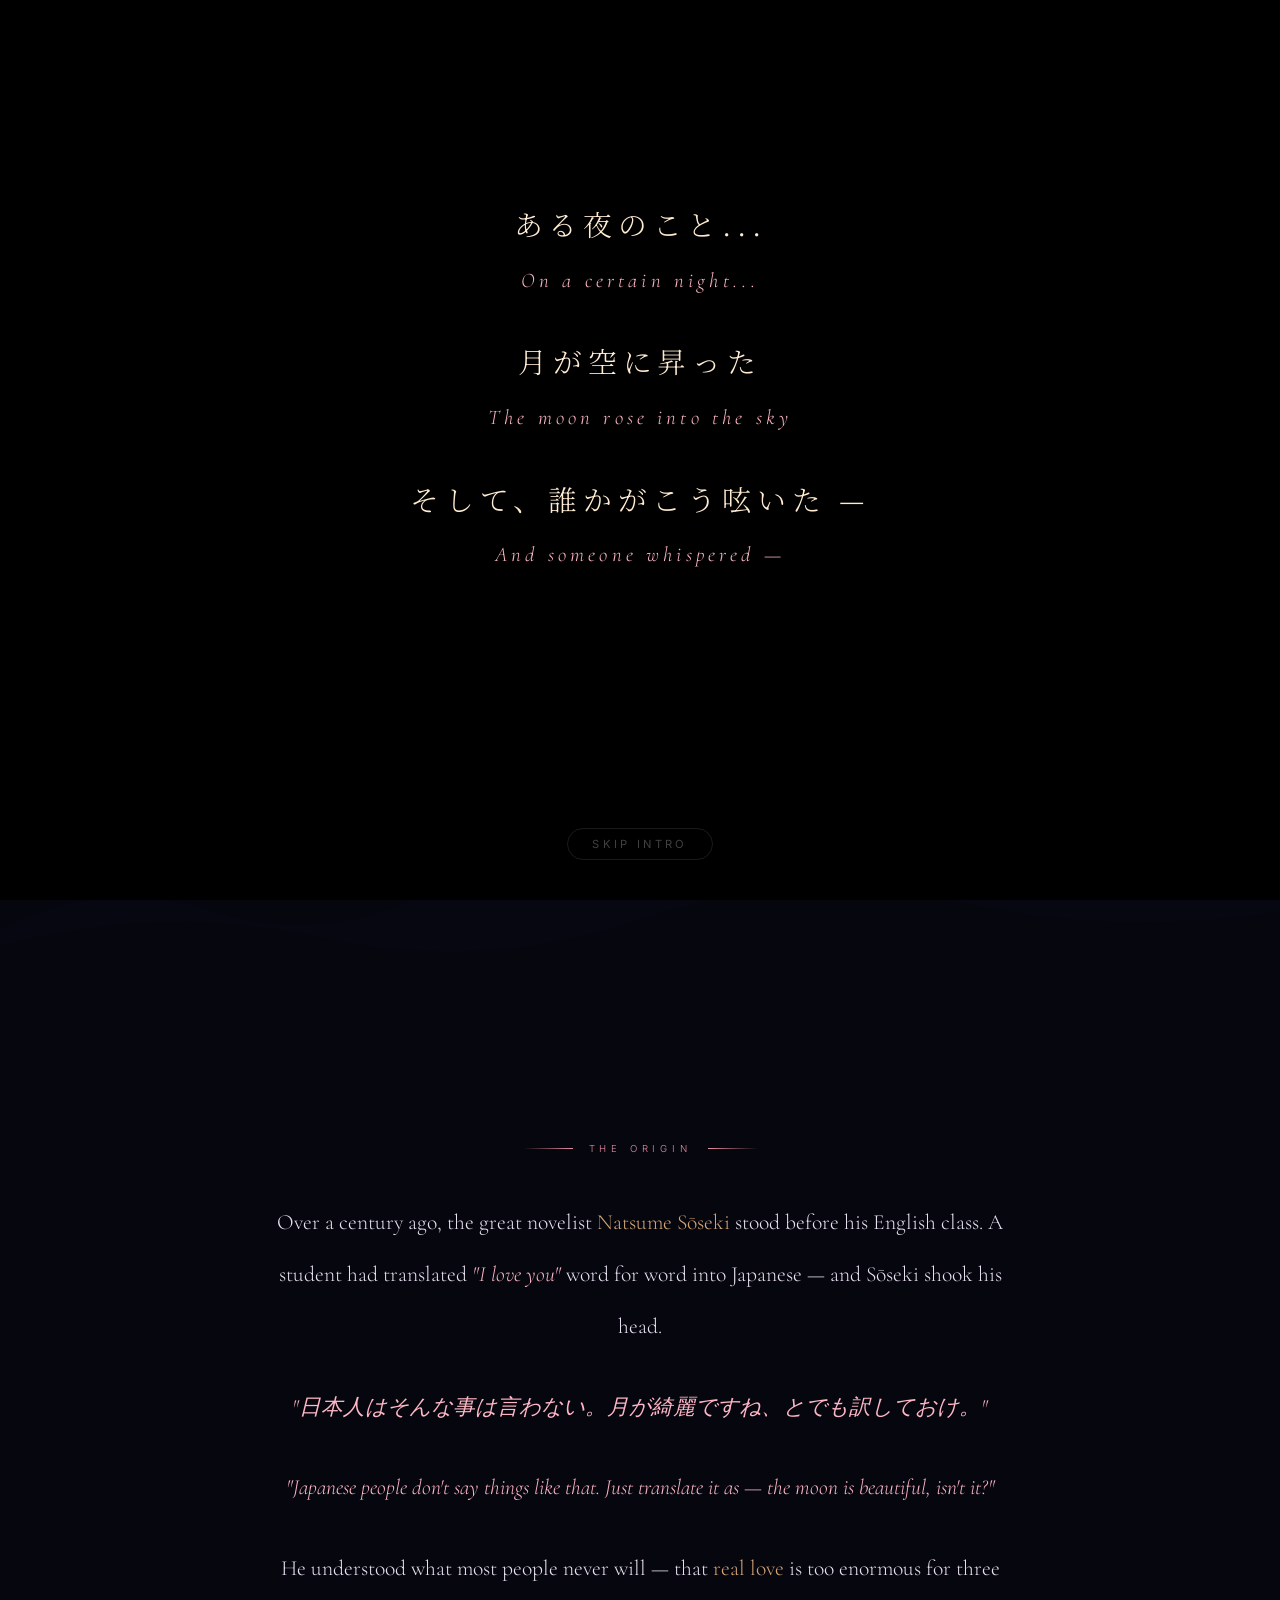
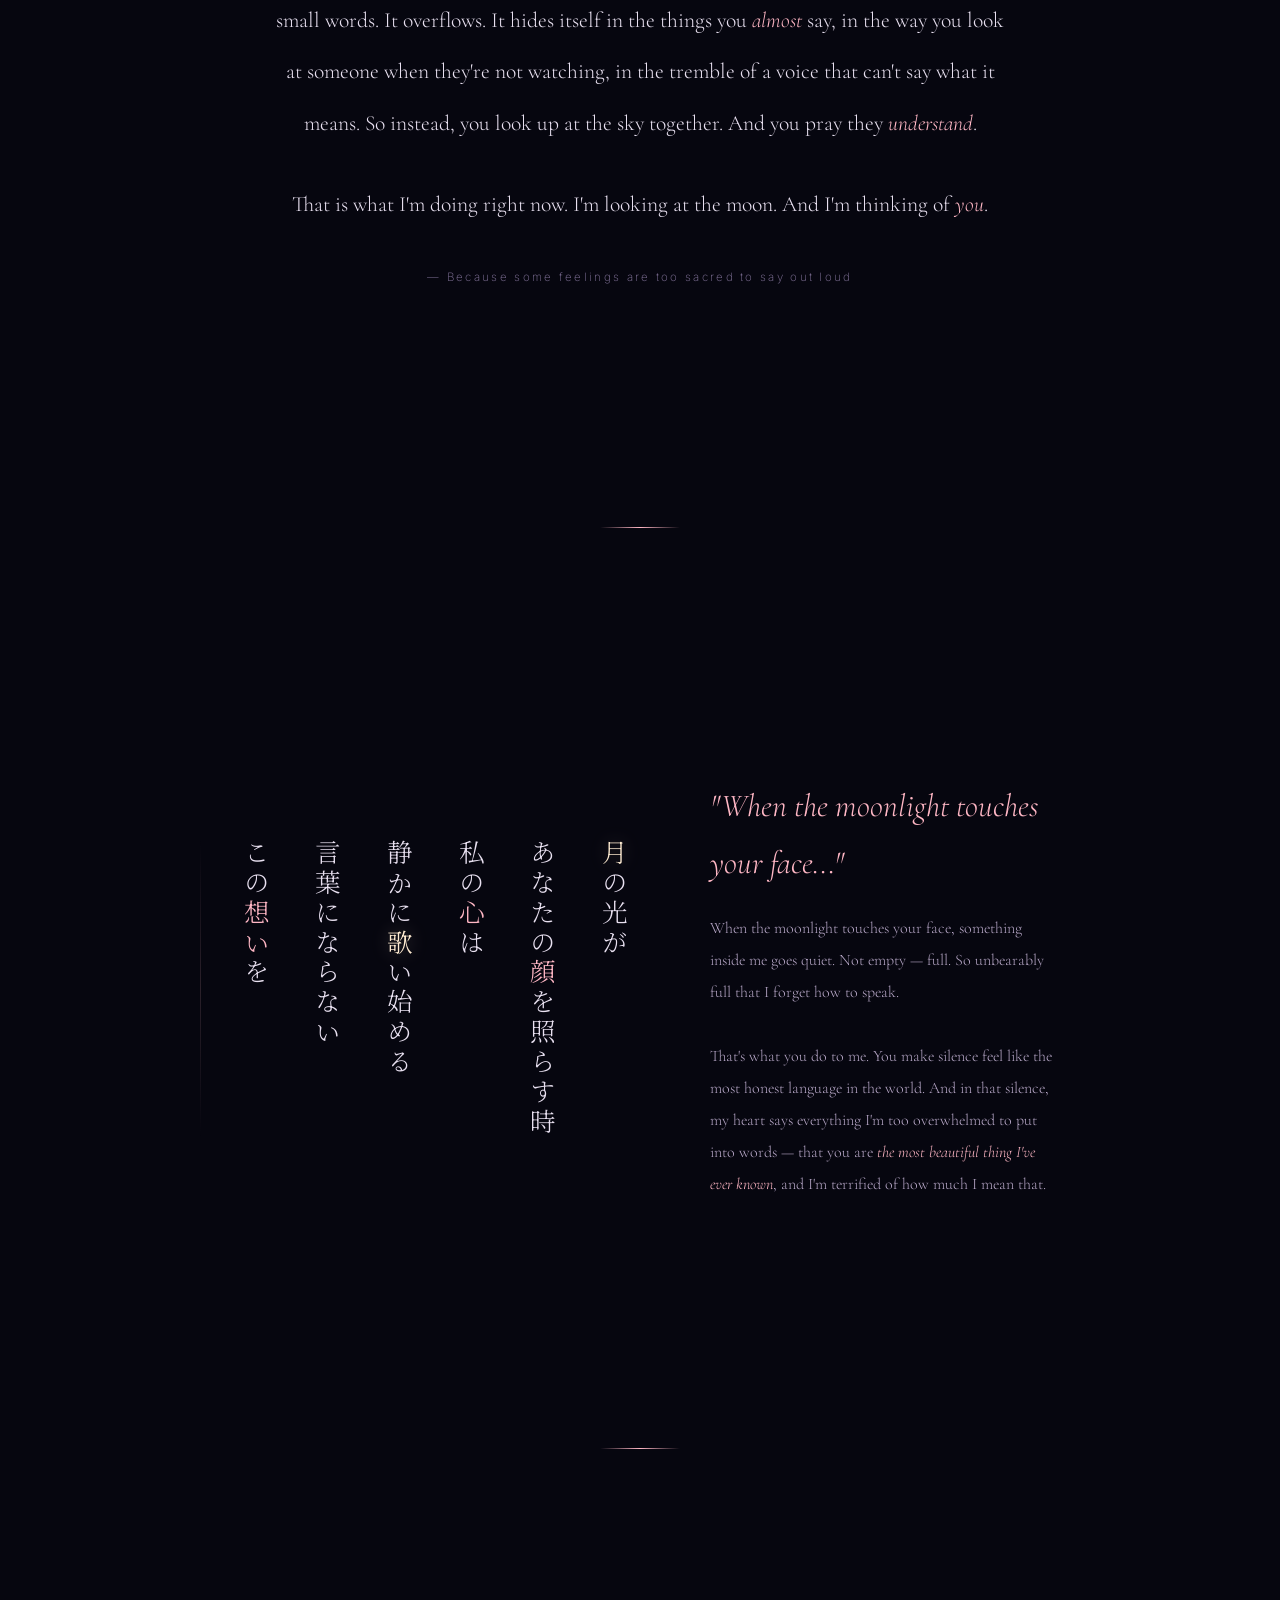
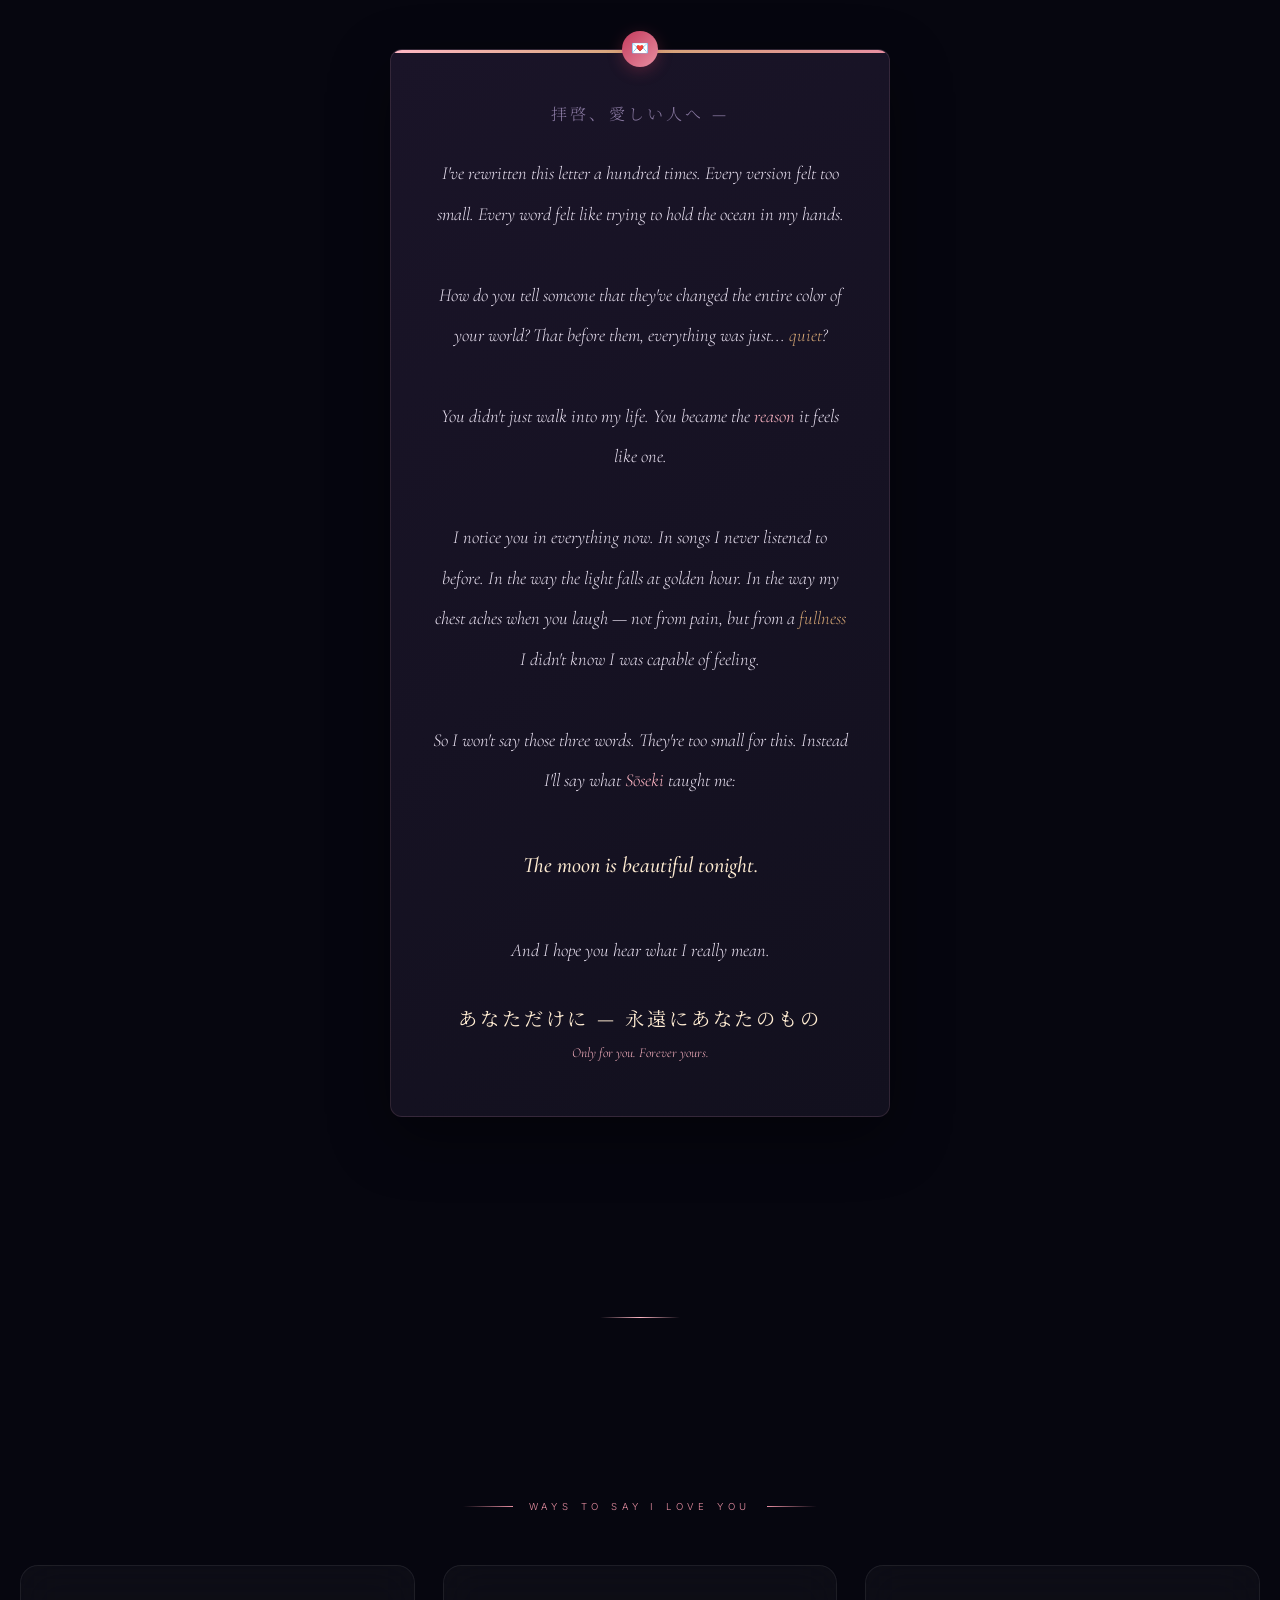
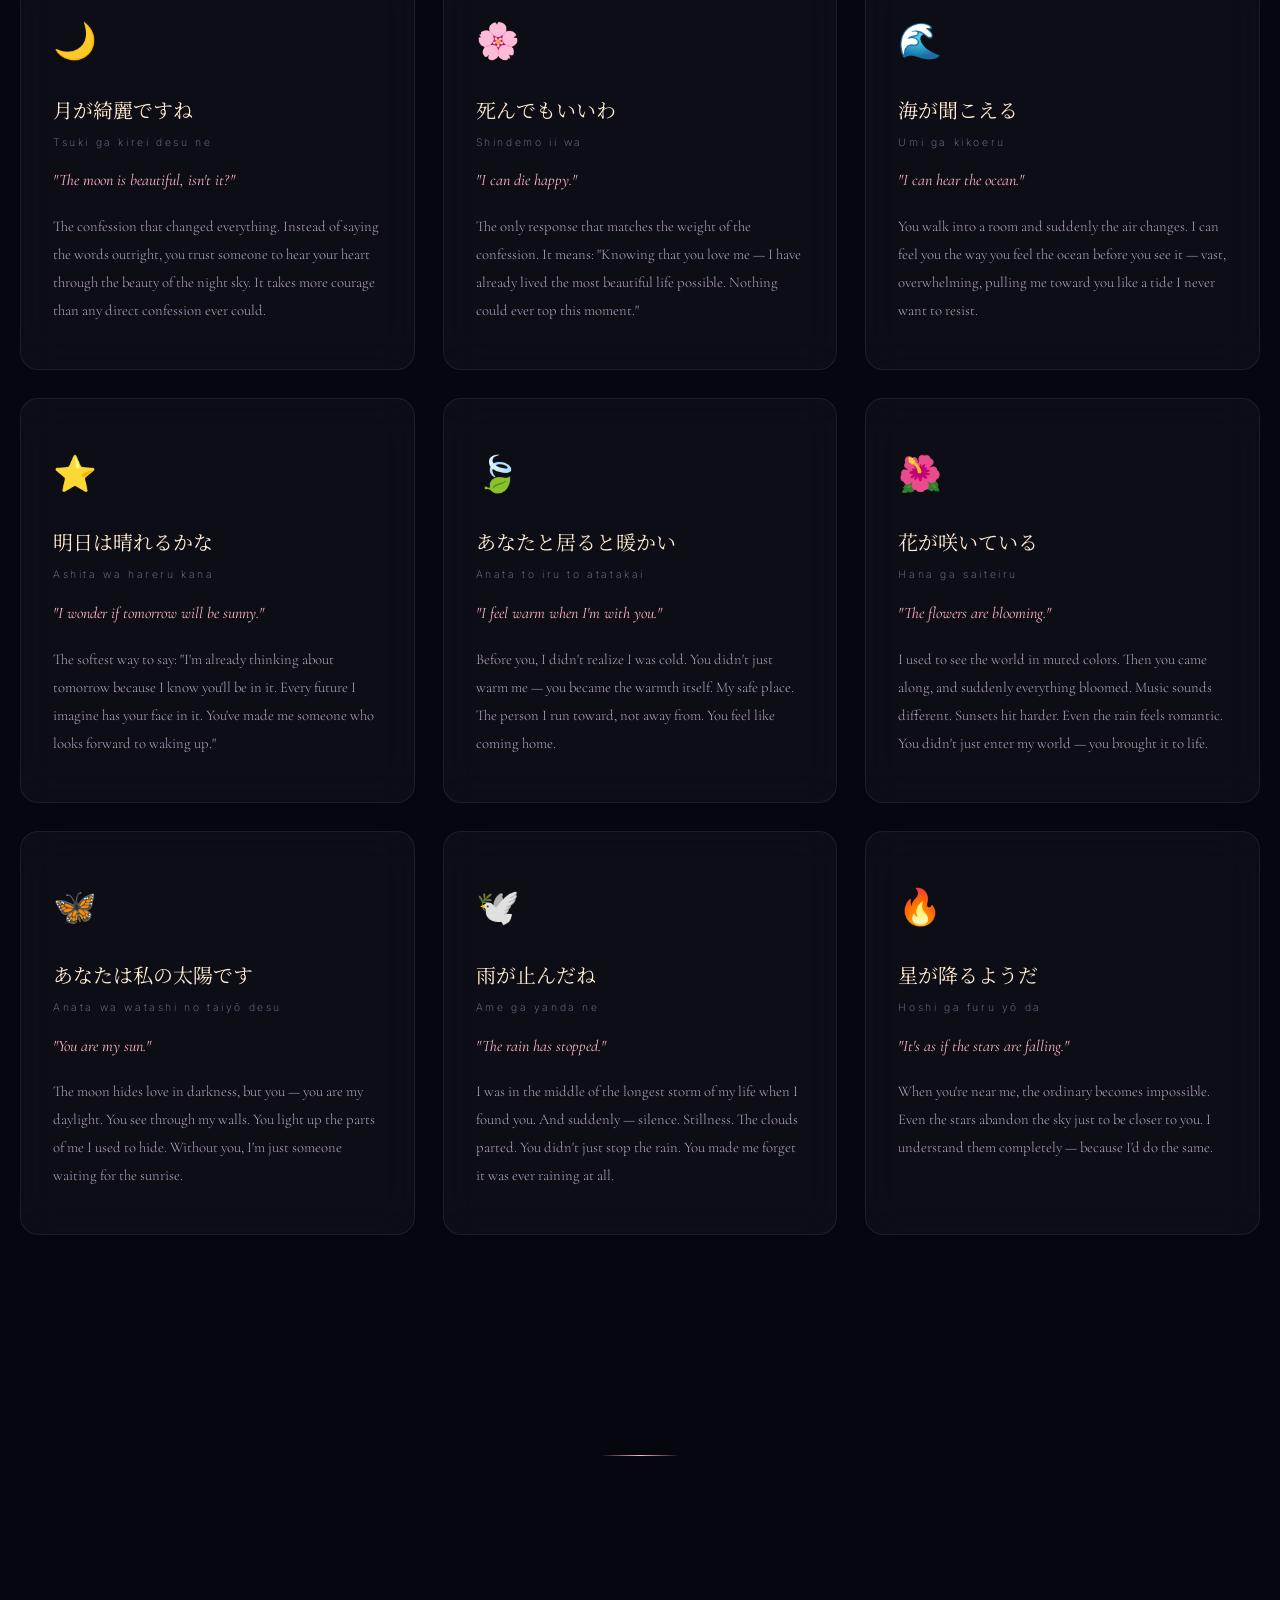
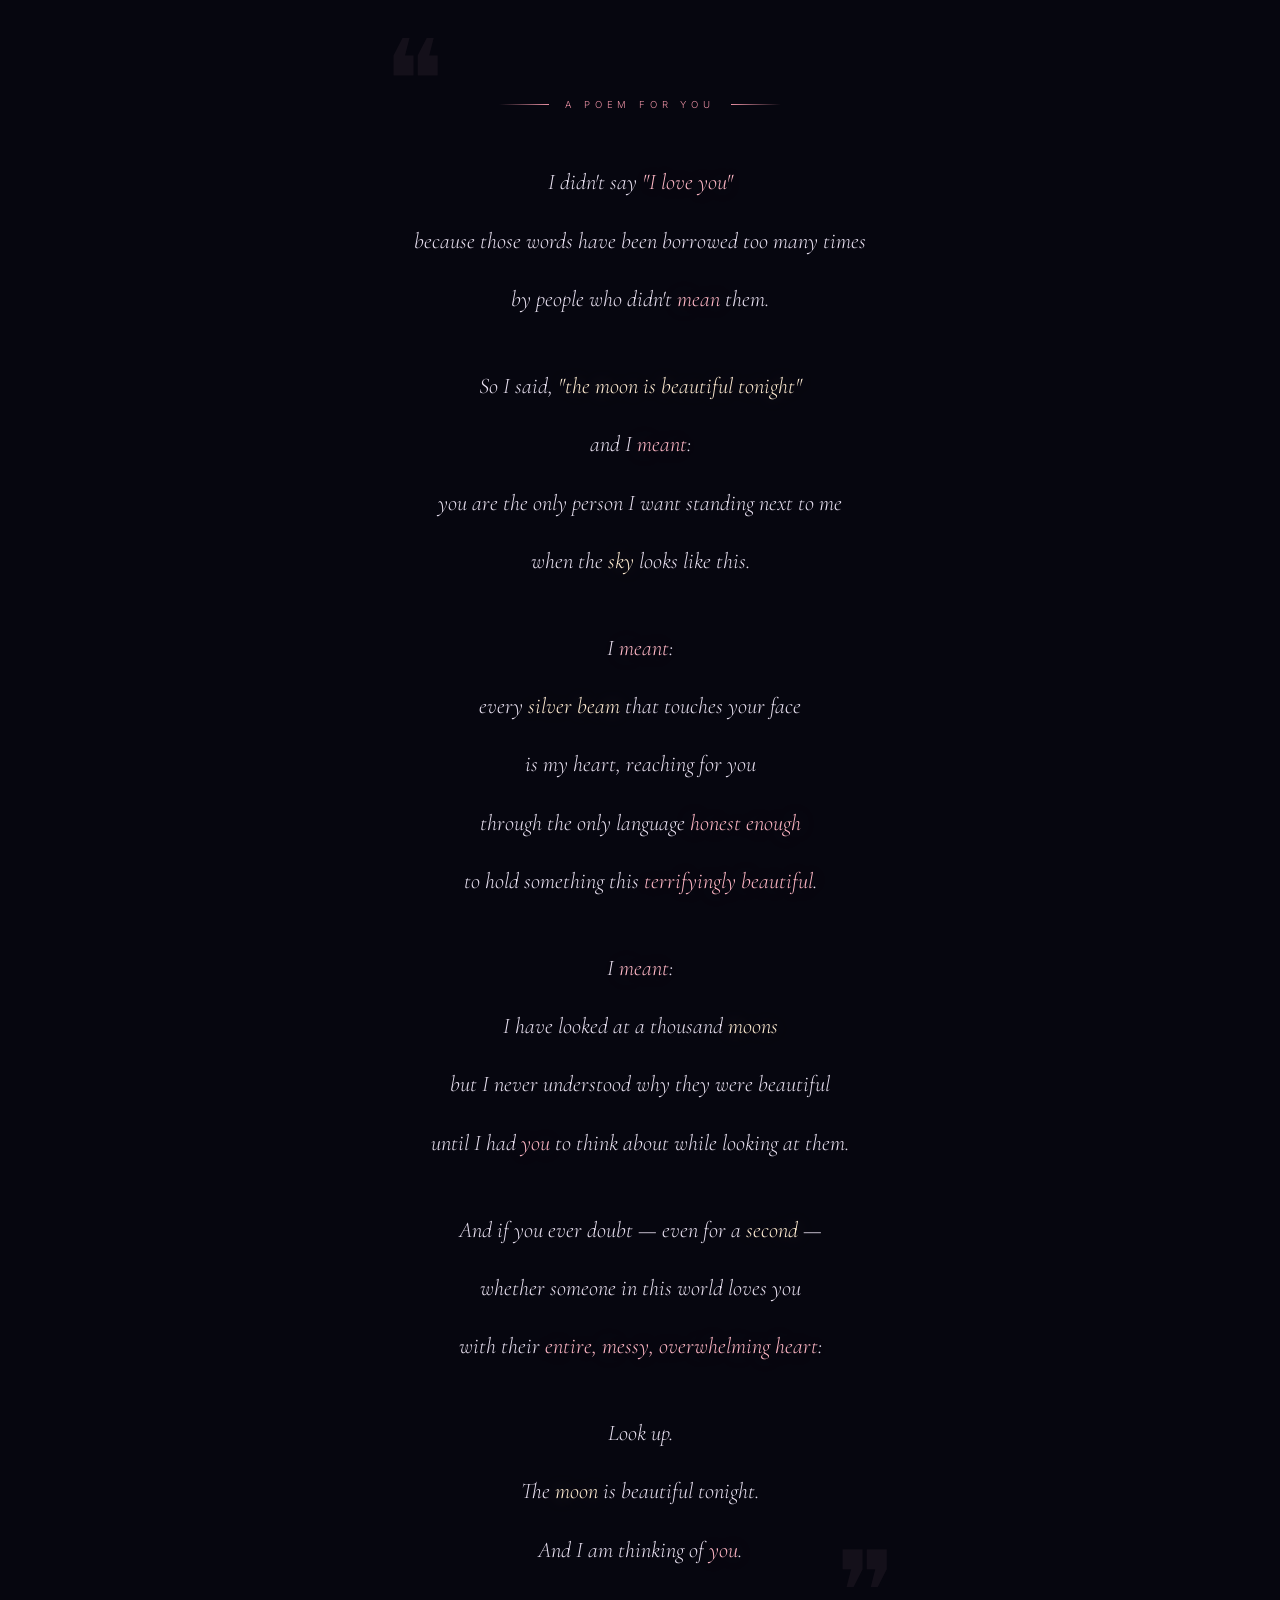
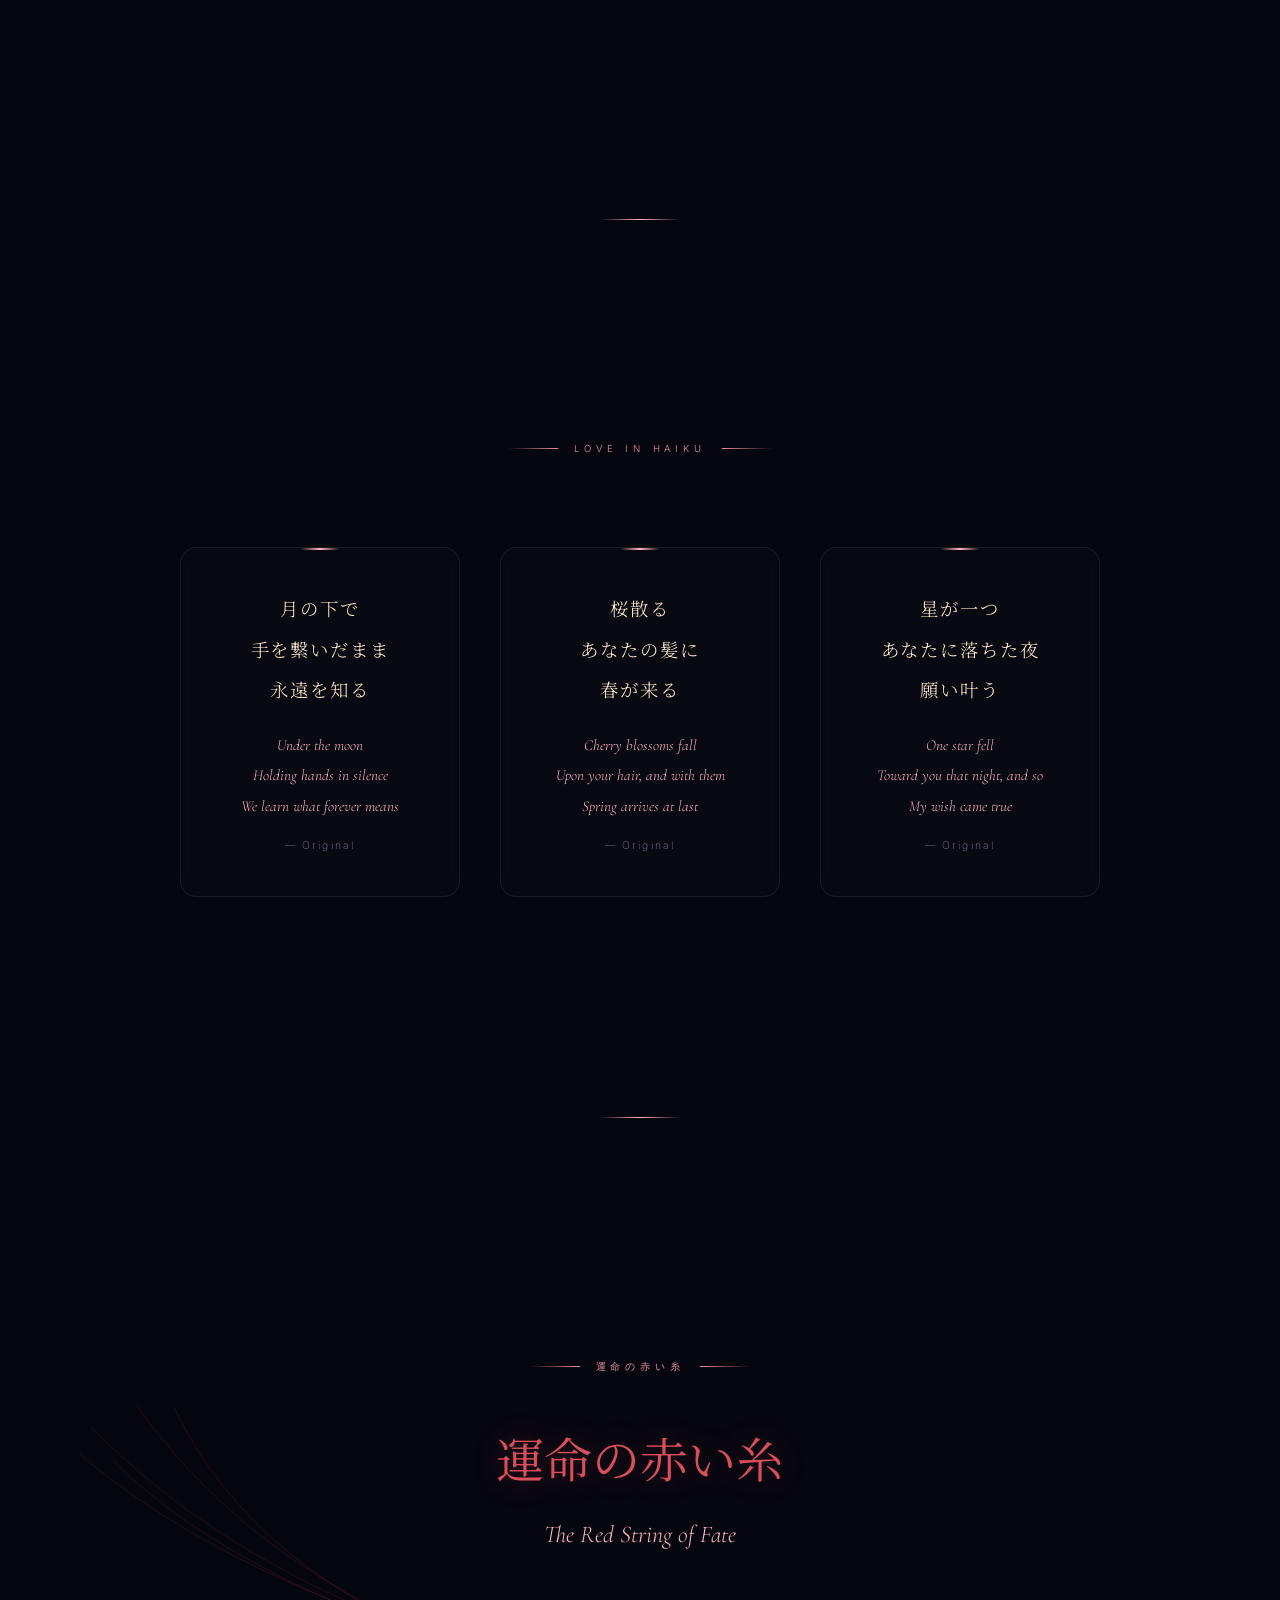
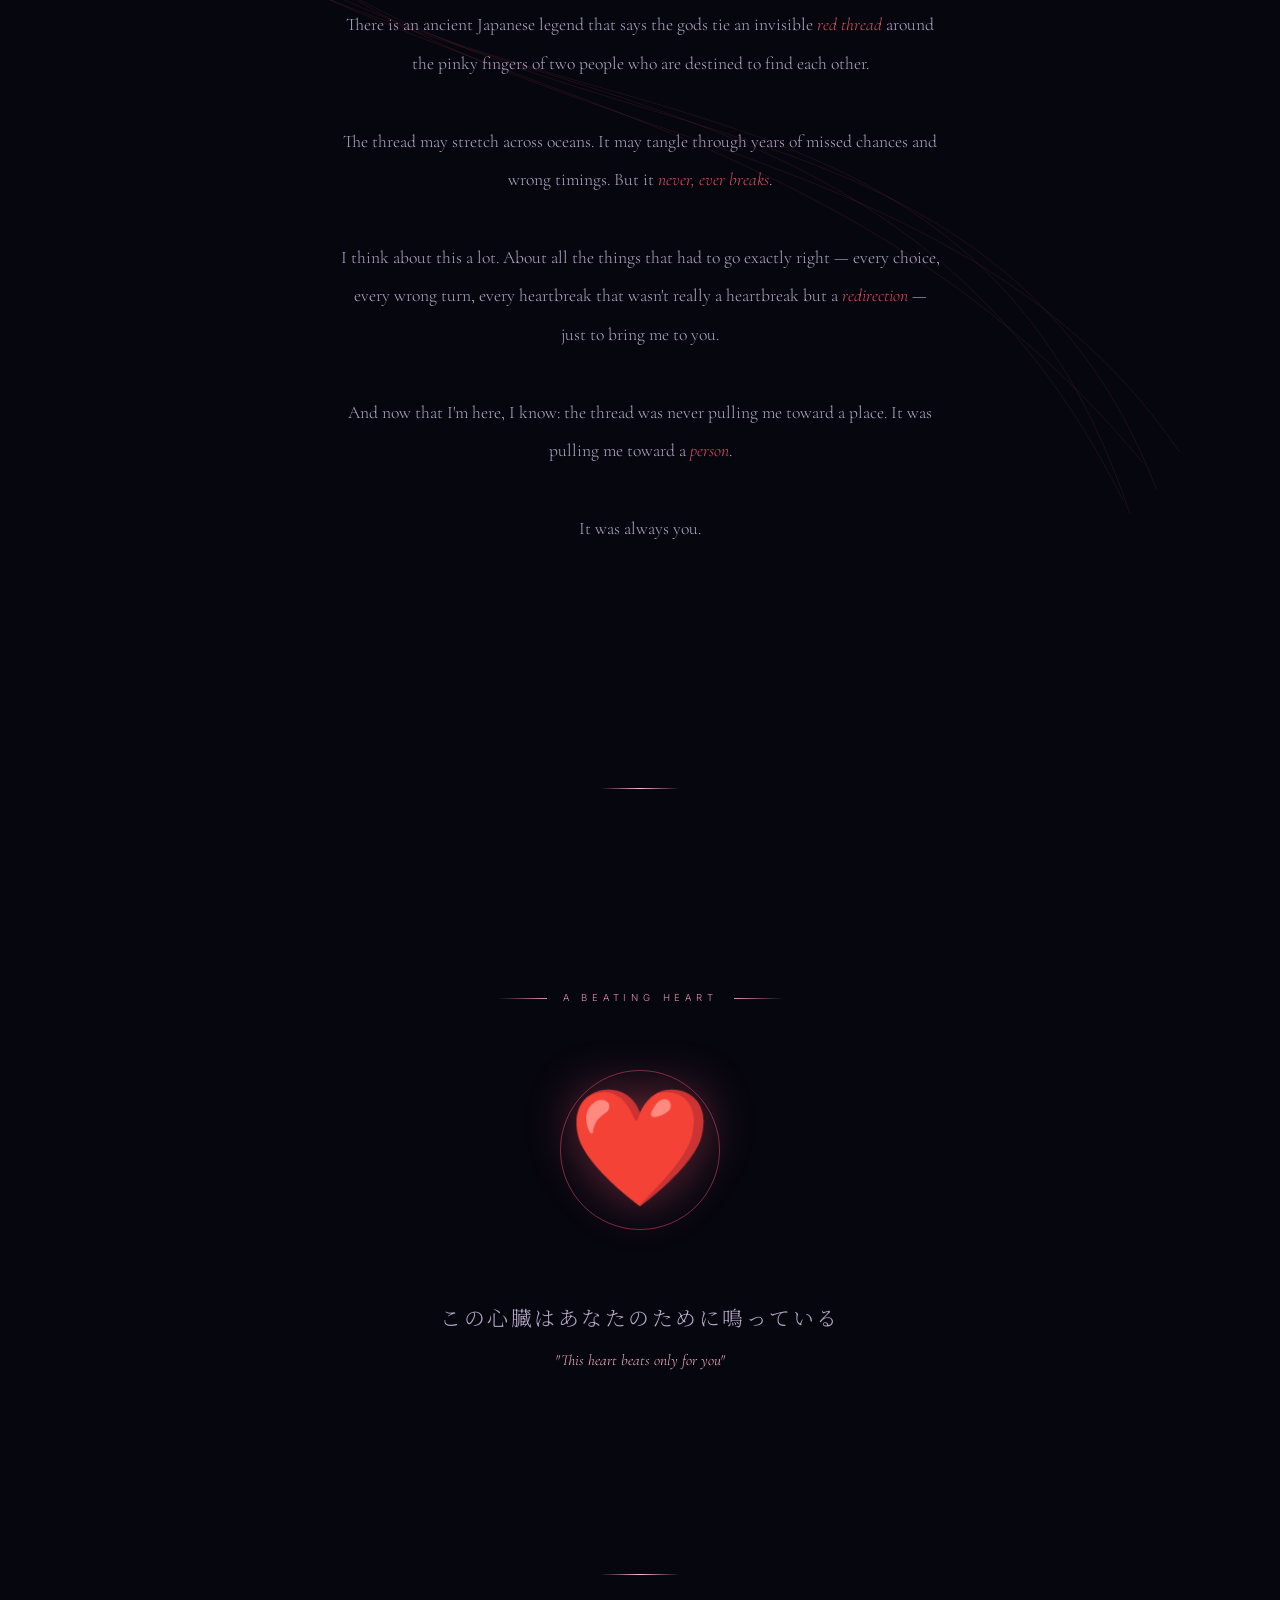
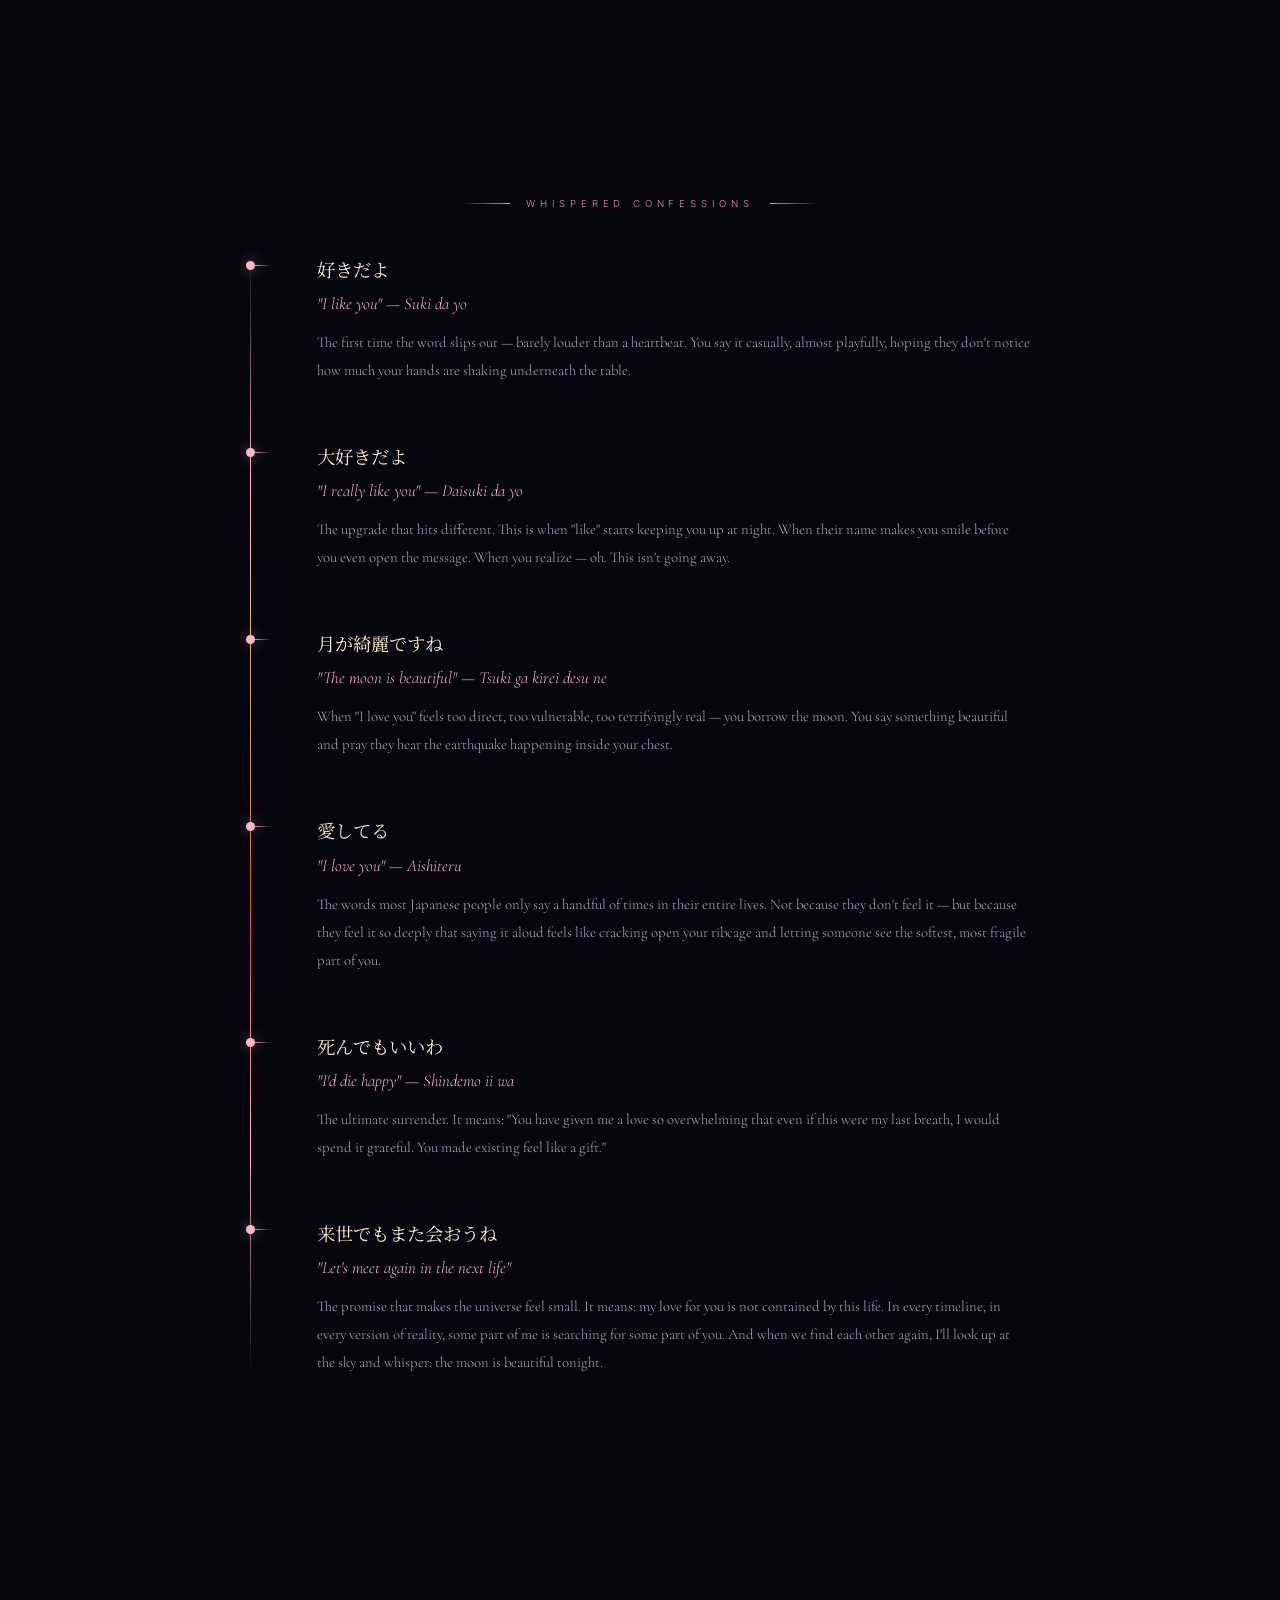
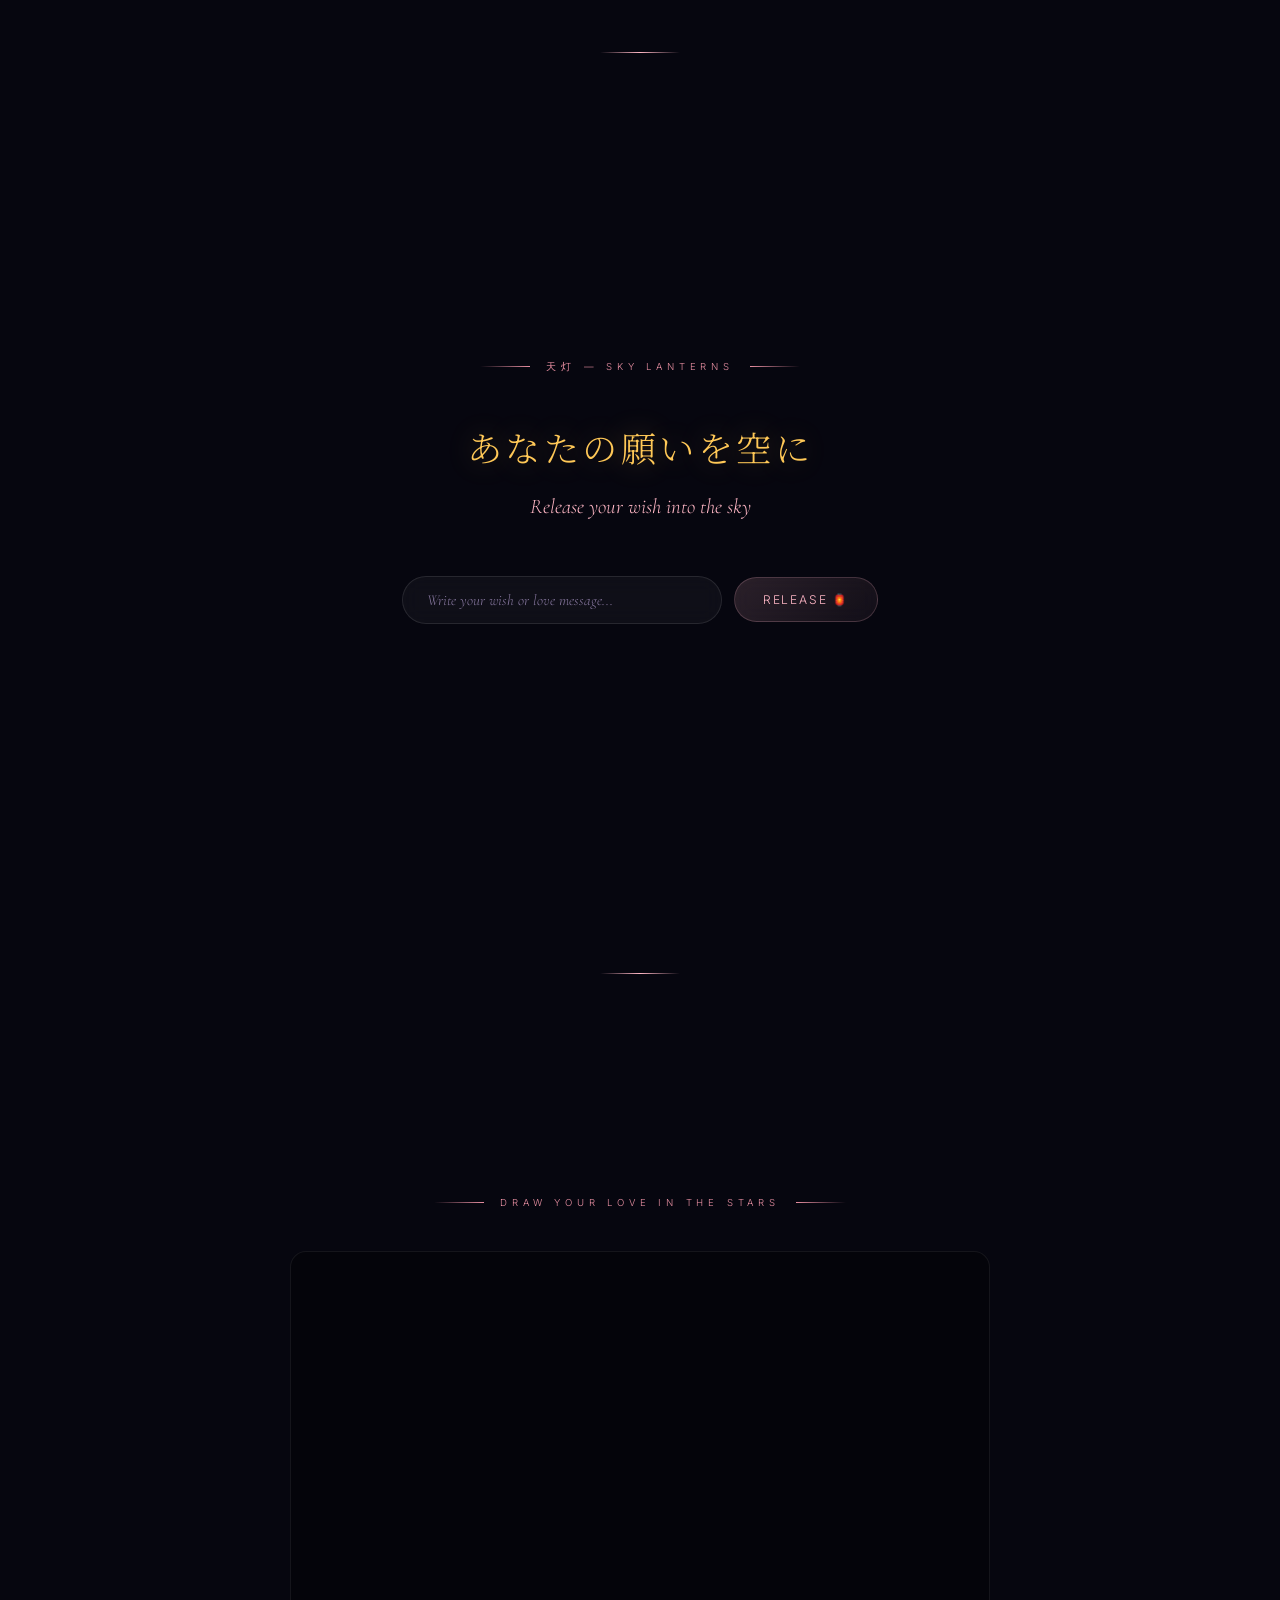
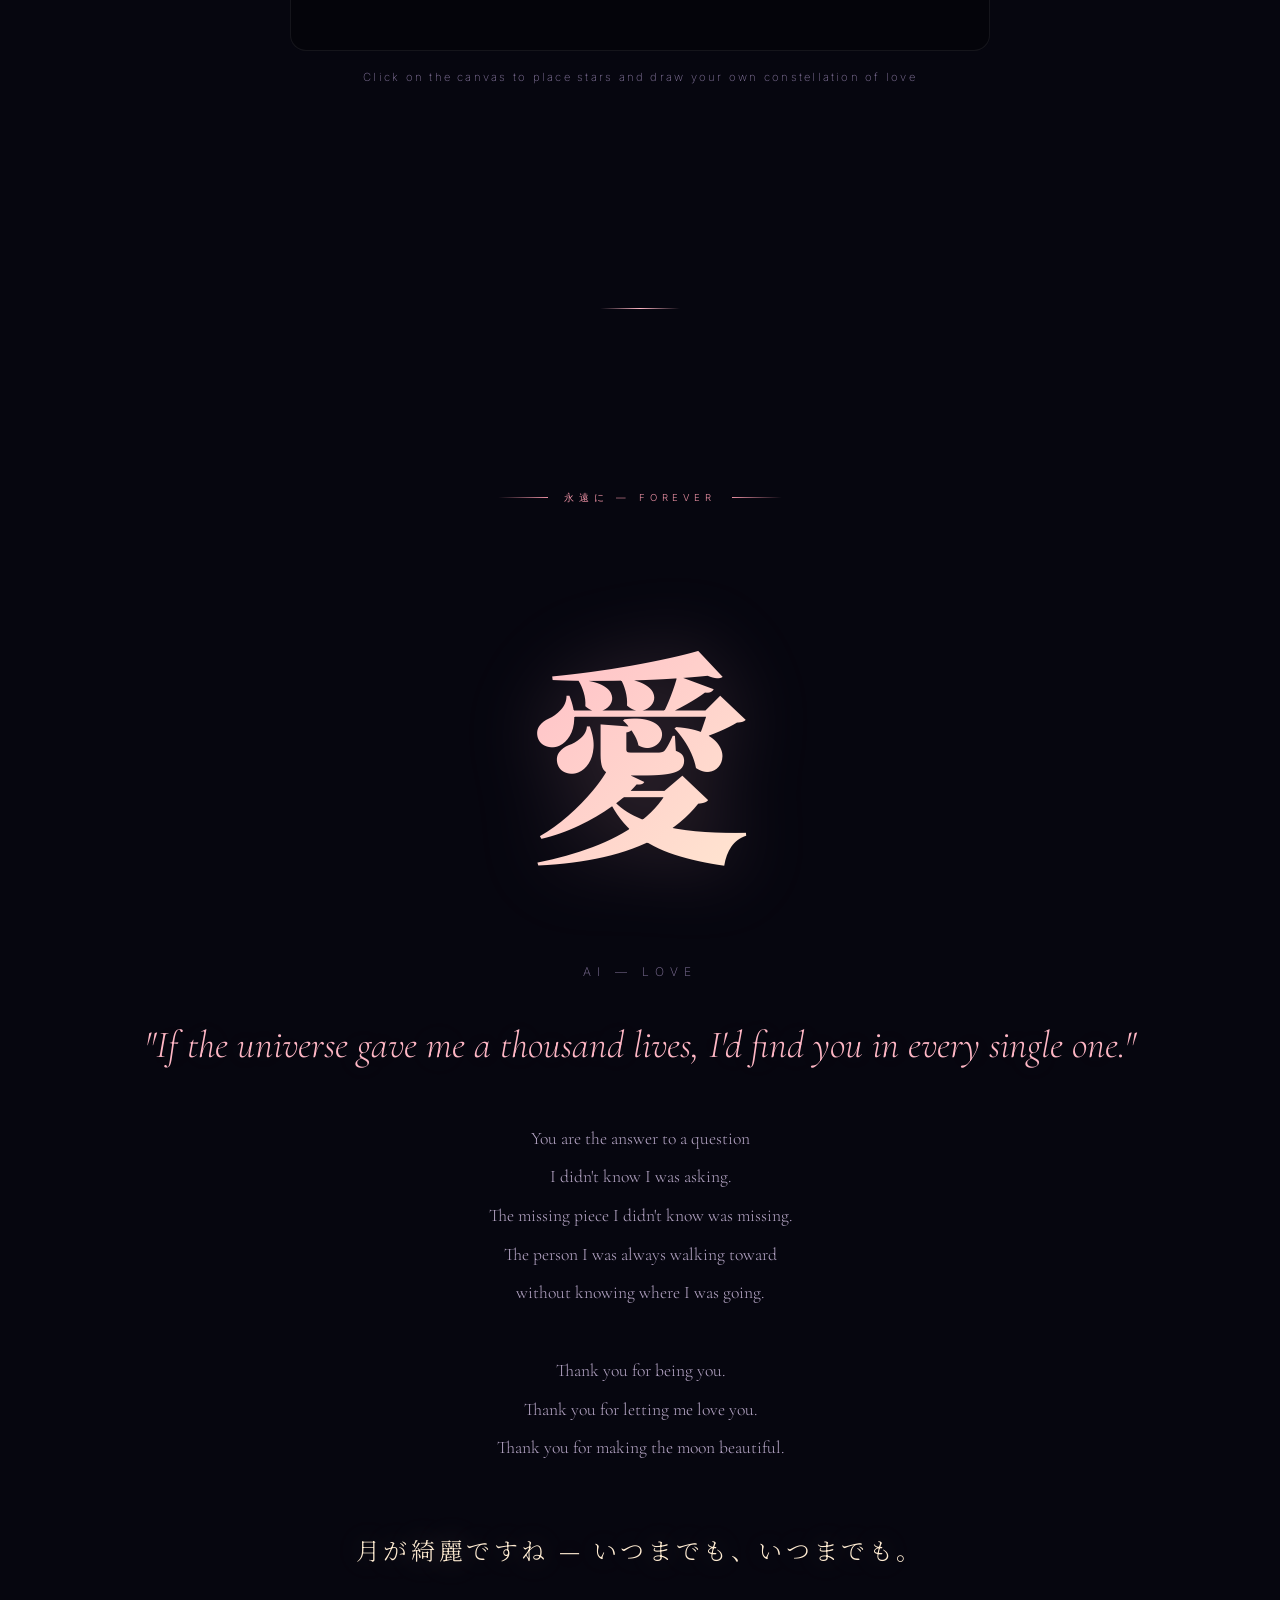
<file: The moon is beautiful isn't it.html>
<!DOCTYPE html>
<html lang="en">

<head>
    <meta charset="UTF-8">
    <meta name="viewport" content="width=device-width, initial-scale=1.0">
    <meta name="description"
        content="月が綺麗ですね — The moon is beautiful, isn't it? An immersive love letter inspired by Natsume Sōseki's famous expression of love.">
    <title>月が綺麗ですね — The Moon is Beautiful</title>
    <link rel="preconnect" href="https://fonts.googleapis.com">
    <link rel="preconnect" href="https://fonts.gstatic.com" crossorigin>
    <link
        href="https://fonts.googleapis.com/css2?family=Cormorant+Garamond:ital,wght@0,300;0,400;0,500;0,600;1,300;1,400;1,500;1,600&family=Noto+Serif+JP:wght@200;300;400;500;600;700;900&family=Inter:wght@200;300;400&family=Outfit:wght@100;200;300;400&display=swap"
        rel="stylesheet">
    <link rel="stylesheet" href="style.css">
</head>

<body>
    <!-- ═══ CINEMATIC INTRO ═══ -->
    <div id="cinematic-intro">
        <div class="intro-line" id="intro1">ある夜のこと...</div>
        <div class="intro-line intro-line-en" id="intro2">On a certain night...</div>
        <div class="intro-line" id="intro3" style="margin-top:30px">月が空に昇った</div>
        <div class="intro-line intro-line-en" id="intro4">The moon rose into the sky</div>
        <div class="intro-line" id="intro5" style="margin-top:30px">そして、誰かがこう呟いた —</div>
        <div class="intro-line intro-line-en" id="intro6">And someone whispered —</div>
        <div class="intro-line" id="intro7" style="margin-top:50px; font-size: clamp(1.5rem,4vw,2.5rem);">月が綺麗ですね</div>
        <button class="intro-skip" id="skipIntro">Skip Intro</button>
    </div>

    <!-- ═══ SCROLL PROGRESS BAR ═══ -->
    <div class="scroll-progress" id="scrollProgress"></div>

    <!-- ═══ BACKGROUND LAYERS ═══ -->
    <canvas id="starfield"></canvas>
    <canvas id="shooting-stars"></canvas>
    <canvas id="fireflies"></canvas>
    <canvas id="sakura-canvas"></canvas>
    <canvas id="lanterns-canvas"></canvas>
    <div class="aurora">
        <div class="aurora-band"></div>
        <div class="aurora-band"></div>
        <div class="aurora-band"></div>
    </div>
    <div class="ambient-overlay"></div>
    <div class="cursor-glow" id="cursorGlow"></div>

    <!-- ═══ NAV ═══ -->
    <nav id="mainNav">
        <div class="nav-brand">月の詩</div>
        <ul class="nav-links">
            <li><a href="#origin">Origin</a></li>
            <li><a href="#letter">Letter</a></li>
            <li><a href="#expressions">Expressions</a></li>
            <li><a href="#poem">Poem</a></li>
            <li><a href="#redstring">Fate</a></li>
            <li><a href="#lanterns">Wishes</a></li>
            <li><a href="#forever">Forever</a></li>
        </ul>
    </nav>

    <main>
        <!-- ═══ HERO ═══ -->
        <section class="hero" id="home">
            <div class="moon-container" id="moonContainer">
                <div class="moon-halo"></div>
                <div class="moon-halo"></div>
                <div class="moon-halo"></div>
                <div class="moon-halo"></div>
                <div class="moon" id="moonEl"></div>
            </div>
            <div class="moon-reflection"></div>
            <div class="hero-items">
                <h1 class="hero-japanese" id="heroJp">月が綺麗ですね</h1>
                <p class="hero-romaji" id="heroRom">Tsuki ga kirei desu ne</p>
                <p class="hero-translation" id="heroTrans">"The moon is beautiful, isn't it?"</p>
                <p class="hero-meaning" id="heroMean">— The most poetic way to say "I love you" in Japanese</p>
            </div>
            <div class="scroll-indicator">
                <span>Discover the story</span>
                <div class="scroll-line"></div>
            </div>
        </section>

        <!-- ═══ LANDSCAPE SILHOUETTE ═══ -->
        <div class="landscape">
            <div class="mountain-layer">
                <svg viewBox="0 0 1440 200" preserveAspectRatio="none">
                    <path
                        d="M0,200 L0,120 Q120,60 240,100 Q360,140 480,80 Q600,20 720,70 Q840,120 960,60 Q1080,0 1200,50 Q1320,100 1440,70 L1440,200 Z"
                        fill="rgba(8,8,18,0.95)" />
                    <path
                        d="M0,200 L0,140 Q180,90 360,130 Q540,170 720,110 Q900,50 1080,90 Q1260,130 1440,100 L1440,200 Z"
                        fill="rgba(6,6,15,1)" />
                </svg>
            </div>
        </div>

        <!-- ═══ ORIGIN STORY ═══ -->
        <section class="story-section" id="origin">
            <div class="section-label"><span>The Origin</span></div>
            <p class="story-text reveal">
                Over a century ago, the great novelist <span class="gold">Natsume Sōseki</span> stood
                before his English class. A student had translated <em>"I love you"</em>
                word for word into Japanese — and Sōseki shook his head.
            </p>
            <br>
            <p class="story-text reveal" style="transition-delay: 0.2s">
                <em>"日本人はそんな事は言わない。月が綺麗ですね、とでも訳しておけ。"</em>
            </p>
            <br>
            <p class="story-text reveal" style="transition-delay: 0.4s">
                <em>"Japanese people don't say things like that.
                    Just translate it as — the moon is beautiful, isn't it?"</em>
            </p>
            <br>
            <p class="story-text reveal" style="transition-delay: 0.6s">
                He understood what most people never will — that <span class="gold">real love</span>
                is too enormous for three small words. It overflows. It hides itself
                in the things you <em>almost</em> say, in the way you look at someone
                when they're not watching, in the tremble of a voice that can't
                say what it means. So instead, you look up at the sky together.
                And you pray they <em>understand</em>.
            </p>
            <br>
            <p class="story-text reveal" style="transition-delay: 0.8s">
                That is what I'm doing right now.
                I'm looking at the moon. And I'm thinking of <em>you</em>.
            </p>
            <p class="story-attribution reveal" style="transition-delay: 1s">
                — Because some feelings are too sacred to say out loud
            </p>
        </section>

        <div class="divider"></div>

        <!-- ═══ VERTICAL JAPANESE TEXT ═══ -->
        <section class="vertical-section" id="vertical">
            <div class="vertical-column reveal-left">
                <span class="glow">月</span>の光が<br>
                あなたの<span class="accent">顔</span>を照らす時<br>
                私の<span class="accent">心</span>は<br>
                静かに<span class="glow">歌</span>い始める<br>
                言葉にならない<br>
                この<span class="accent">想い</span>を
            </div>
            <div class="vertical-translation reveal-right">
                <h3>"When the moonlight touches your face..."</h3>
                <p>
                    When the moonlight touches your face, something inside me goes quiet.
                    Not empty — full. So unbearably full that I forget how to speak.
                    <br><br>
                    That's what you do to me. You make silence feel like the most
                    honest language in the world. And in that silence, my heart says
                    everything I'm too overwhelmed to put into words — that you are
                    <em style="color:var(--sakura-pink)">the most beautiful thing I've ever known</em>,
                    and I'm terrified of how much I mean that.
                </p>
            </div>
        </section>

        <div class="divider"></div>

        <!-- ═══ LOVE LETTER ═══ -->
        <section class="letter-section" id="letter">
            <div class="envelope-container reveal-scale">
                <div class="envelope">
                    <div class="envelope-seal">💌</div>
                    <div class="envelope-body">
                        <div class="letter-content">
                            <div class="letter-greeting">拝啓、愛しい人へ —</div>
                            <p class="letter-body-text">
                                I've rewritten this letter a hundred times.
                                Every version felt too small. Every word felt like
                                trying to hold the ocean in my hands.
                                <br><br>
                                How do you tell someone that they've
                                changed the entire color of your world?
                                That before them, everything was just... <span class="gold">quiet</span>?
                                <br><br>
                                You didn't just walk into my life.
                                You became the <span class="pink">reason</span> it feels like one.
                                <br><br>
                                I notice you in everything now.
                                In songs I never listened to before.
                                In the way the light falls at golden hour.
                                In the way my chest aches when you laugh —
                                not from pain, but from a <span class="gold">fullness</span> I didn't know
                                I was capable of feeling.
                                <br><br>
                                So I won't say those three words.
                                They're too small for this.
                                Instead I'll say what <span class="pink">Sōseki</span> taught me:
                                <br><br>
                                <strong style="color:var(--moon-glow); font-weight:500; font-size:1.2em;">
                                    The moon is beautiful tonight.
                                </strong>
                                <br><br>
                                And I hope you hear what I really mean.
                            </p>
                            <div class="letter-closing">あなただけに — 永遠にあなたのもの</div>
                            <div class="letter-sign">Only for you. Forever yours.</div>
                        </div>
                    </div>
                </div>
            </div>
        </section>

        <div class="divider"></div>

        <!-- ═══ LOVE EXPRESSION CARDS ═══ -->
        <section class="cards-section" id="expressions">
            <div class="section-label"><span>Ways to Say I Love You</span></div>
            <div class="cards-grid">
                <div class="love-card reveal"><span class="card-icon">🌙</span>
                    <div class="card-jp">月が綺麗ですね</div>
                    <div class="card-romaji">Tsuki ga kirei desu ne</div>
                    <div class="card-meaning">"The moon is beautiful, isn't it?"</div>
                    <p class="card-desc">The confession that changed everything. Instead of saying the words outright,
                        you trust someone to hear your heart through the beauty of the night sky.
                        It takes more courage than any direct confession ever could.
                    </p>
                </div>
                <div class="love-card reveal"><span class="card-icon">🌸</span>
                    <div class="card-jp">死んでもいいわ</div>
                    <div class="card-romaji">Shindemo ii wa</div>
                    <div class="card-meaning">"I can die happy."</div>
                    <p class="card-desc">The only response that matches the weight of the confession. It means:
                        "Knowing that you love me — I have already lived the most beautiful life possible.
                        Nothing could ever top this moment."</p>
                </div>
                <div class="love-card reveal"><span class="card-icon">🌊</span>
                    <div class="card-jp">海が聞こえる</div>
                    <div class="card-romaji">Umi ga kikoeru</div>
                    <div class="card-meaning">"I can hear the ocean."</div>
                    <p class="card-desc">You walk into a room and suddenly the air changes. I can feel you
                        the way you feel the ocean before you see it — vast, overwhelming,
                        pulling me toward you like a tide I never want to resist.</p>
                </div>
                <div class="love-card reveal"><span class="card-icon">⭐</span>
                    <div class="card-jp">明日は晴れるかな</div>
                    <div class="card-romaji">Ashita wa hareru kana</div>
                    <div class="card-meaning">"I wonder if tomorrow will be sunny."</div>
                    <p class="card-desc">The softest way to say: "I'm already thinking about tomorrow because
                        I know you'll be in it. Every future I imagine has your face in it.
                        You've made me someone who looks forward to waking up."</p>
                </div>
                <div class="love-card reveal"><span class="card-icon">🍃</span>
                    <div class="card-jp">あなたと居ると暖かい</div>
                    <div class="card-romaji">Anata to iru to atatakai</div>
                    <div class="card-meaning">"I feel warm when I'm with you."</div>
                    <p class="card-desc">Before you, I didn't realize I was cold. You didn't just warm me —
                        you became the warmth itself. My safe place. The person I run toward,
                        not away from. You feel like coming home.</p>
                </div>
                <div class="love-card reveal"><span class="card-icon">🌺</span>
                    <div class="card-jp">花が咲いている</div>
                    <div class="card-romaji">Hana ga saiteiru</div>
                    <div class="card-meaning">"The flowers are blooming."</div>
                    <p class="card-desc">I used to see the world in muted colors. Then you came along,
                        and suddenly everything bloomed. Music sounds different.
                        Sunsets hit harder. Even the rain feels romantic. You didn't
                        just enter my world — you brought it to life.</p>
                </div>
                <div class="love-card reveal"><span class="card-icon">🦋</span>
                    <div class="card-jp">あなたは私の太陽です</div>
                    <div class="card-romaji">Anata wa watashi no taiyō desu</div>
                    <div class="card-meaning">"You are my sun."</div>
                    <p class="card-desc">The moon hides love in darkness, but you — you are my daylight.
                        You see through my walls. You light up the parts of me I used to hide.
                        Without you, I'm just someone waiting for the sunrise.</p>
                </div>
                <div class="love-card reveal"><span class="card-icon">🕊️</span>
                    <div class="card-jp">雨が止んだね</div>
                    <div class="card-romaji">Ame ga yanda ne</div>
                    <div class="card-meaning">"The rain has stopped."</div>
                    <p class="card-desc">I was in the middle of the longest storm of my life when I found you.
                        And suddenly — silence. Stillness. The clouds parted.
                        You didn't just stop the rain. You made me forget it was ever raining at all.</p>
                </div>
                <div class="love-card reveal"><span class="card-icon">🔥</span>
                    <div class="card-jp">星が降るようだ</div>
                    <div class="card-romaji">Hoshi ga furu yō da</div>
                    <div class="card-meaning">"It's as if the stars are falling."</div>
                    <p class="card-desc">When you're near me, the ordinary becomes impossible.
                        Even the stars abandon the sky just to be closer to you.
                        I understand them completely — because I'd do the same.</p>
                </div>
            </div>
        </section>

        <div class="divider"></div>

        <!-- ═══ THE POEM ═══ -->
        <section class="poem-section" id="poem">
            <div class="poem-container">
                <div class="section-label"><span>A Poem for You</span></div>
                <p class="poem-line reveal">I didn't say <span class="highlight">"I love you"</span></p>
                <p class="poem-line reveal">because those words have been borrowed too many times</p>
                <p class="poem-line reveal">by people who didn't <span class="highlight">mean</span> them.</p>
                <br>
                <p class="poem-line reveal">So I said, <span class="moon-word">"the moon is beautiful tonight"</span>
                </p>
                <p class="poem-line reveal">and I <span class="highlight">meant</span>:</p>
                <p class="poem-line reveal">you are the only person I want standing next to me</p>
                <p class="poem-line reveal">when the <span class="moon-word">sky</span> looks like this.</p>
                <br>
                <p class="poem-line reveal">I <span class="highlight">meant</span>:</p>
                <p class="poem-line reveal">every <span class="moon-word">silver beam</span> that touches your face</p>
                <p class="poem-line reveal">is my heart, reaching for you</p>
                <p class="poem-line reveal">through the only language <span class="highlight">honest enough</span></p>
                <p class="poem-line reveal">to hold something this <span class="highlight">terrifyingly
                        beautiful</span>.</p>
                <br>
                <p class="poem-line reveal">I <span class="highlight">meant</span>:</p>
                <p class="poem-line reveal">I have looked at a thousand <span class="moon-word">moons</span></p>
                <p class="poem-line reveal">but I never understood why they were beautiful</p>
                <p class="poem-line reveal">until I had <span class="highlight">you</span> to think about while looking
                    at them.</p>
                <br>
                <p class="poem-line reveal">And if you ever doubt — even for a <span class="moon-word">second</span> —
                </p>
                <p class="poem-line reveal">whether someone in this world loves you</p>
                <p class="poem-line reveal">with their <span class="highlight">entire, messy, overwhelming heart</span>:
                </p>
                <br>
                <p class="poem-line reveal">Look up.</p>
                <p class="poem-line reveal">The <span class="moon-word">moon</span> is beautiful tonight.</p>
                <p class="poem-line reveal">And I am thinking of <span class="highlight">you</span>.</p>
            </div>
        </section>

        <div class="divider"></div>

        <!-- ═══ HAIKU ═══ -->
        <section class="haiku-section" id="haiku">
            <div class="section-label"><span>Love in Haiku</span></div>
            <div class="haiku-grid">
                <div class="haiku-card reveal">
                    <div class="haiku-jp">月の下で<br>手を繋いだまま<br>永遠を知る</div>
                    <div class="haiku-en">Under the moon<br>Holding hands in silence<br>We learn what forever means
                    </div>
                    <div class="haiku-author">— Original</div>
                </div>
                <div class="haiku-card reveal">
                    <div class="haiku-jp">桜散る<br>あなたの髪に<br>春が来る</div>
                    <div class="haiku-en">Cherry blossoms fall<br>Upon your hair, and with them<br>Spring arrives at
                        last</div>
                    <div class="haiku-author">— Original</div>
                </div>
                <div class="haiku-card reveal">
                    <div class="haiku-jp">星が一つ<br>あなたに落ちた夜<br>願い叶う</div>
                    <div class="haiku-en">One star fell<br>Toward you that night, and so<br>My wish came true</div>
                    <div class="haiku-author">— Original</div>
                </div>
            </div>
        </section>

        <div class="divider"></div>

        <!-- ═══ RED STRING OF FATE ═══ -->
        <section class="red-string-section" id="redstring">
            <canvas id="red-string-canvas"></canvas>
            <div class="section-label"><span>運命の赤い糸</span></div>
            <div class="red-string-title reveal">運命の赤い糸</div>
            <div class="red-string-subtitle reveal">The Red String of Fate</div>
            <p class="red-string-text reveal">
                There is an ancient Japanese legend that says the gods tie
                an invisible <em>red thread</em> around the pinky fingers of
                two people who are destined to find each other.
                <br><br>
                The thread may stretch across oceans. It may tangle through
                years of missed chances and wrong timings.
                But it <em>never, ever breaks</em>.
                <br><br>
                I think about this a lot. About all the things that had to
                go exactly right — every choice, every wrong turn,
                every heartbreak that wasn't really a heartbreak
                but a <em>redirection</em> — just to bring me to you.
                <br><br>
                And now that I'm here, I know:
                the thread was never pulling me toward a place.
                It was pulling me toward a <em>person</em>.
                <br><br>
                It was always you.
            </p>
        </section>

        <div class="divider"></div>

        <!-- ═══ HEARTBEAT ═══ -->
        <section class="heartbeat-section" id="heart">
            <div class="section-label"><span>A Beating Heart</span></div>
            <div class="heartbeat-container">
                <div class="heart-pulse-ring"></div>
                <div class="heart-pulse-ring"></div>
                <div class="heart-pulse-ring"></div>
                <div class="heart-pulse-ring"></div>
                <div class="heart" id="heartEmoji">❤️</div>
            </div>
            <p class="heartbeat-text reveal">この心臓はあなたのために鳴っている</p>
            <p class="heartbeat-sub reveal">"This heart beats only for you"</p>
        </section>

        <div class="divider"></div>

        <!-- ═══ WHISPERED CONFESSIONS ═══ -->
        <section class="timeline-section" id="whispers">
            <div class="section-label"><span>Whispered Confessions</span></div>
            <div class="timeline">
                <div class="timeline-item reveal-left">
                    <div class="timeline-jp">好きだよ</div>
                    <div class="timeline-en">"I like you" — Suki da yo</div>
                    <p class="timeline-desc">The first time the word slips out — barely louder than a heartbeat.
                        You say it casually, almost playfully, hoping they don't notice
                        how much your hands are shaking underneath the table.</p>
                </div>
                <div class="timeline-item reveal-left">
                    <div class="timeline-jp">大好きだよ</div>
                    <div class="timeline-en">"I really like you" — Daisuki da yo</div>
                    <p class="timeline-desc">The upgrade that hits different. This is when "like" starts keeping you
                        up at night. When their name makes you smile before you even open the message.
                        When you realize — oh. This isn't going away.</p>
                </div>
                <div class="timeline-item reveal-left">
                    <div class="timeline-jp">月が綺麗ですね</div>
                    <div class="timeline-en">"The moon is beautiful" — Tsuki ga kirei desu ne</div>
                    <p class="timeline-desc">When "I love you" feels too direct, too vulnerable, too terrifyingly real —
                        you borrow the moon. You say something beautiful and pray they hear
                        the earthquake happening inside your chest.</p>
                </div>
                <div class="timeline-item reveal-left">
                    <div class="timeline-jp">愛してる</div>
                    <div class="timeline-en">"I love you" — Aishiteru</div>
                    <p class="timeline-desc">The words most Japanese people only say a handful of times in their
                        entire lives. Not because they don't feel it — but because they feel
                        it so deeply that saying it aloud feels like cracking open your ribcage
                        and letting someone see the softest, most fragile part of you.</p>
                </div>
                <div class="timeline-item reveal-left">
                    <div class="timeline-jp">死んでもいいわ</div>
                    <div class="timeline-en">"I'd die happy" — Shindemo ii wa</div>
                    <p class="timeline-desc">The ultimate surrender. It means: "You have given me a love so
                        overwhelming that even if this were my last breath, I would spend it
                        grateful. You made existing feel like a gift."</p>
                </div>
                <div class="timeline-item reveal-left">
                    <div class="timeline-jp">来世でもまた会おうね</div>
                    <div class="timeline-en">"Let's meet again in the next life"</div>
                    <p class="timeline-desc">The promise that makes the universe feel small. It means:
                        my love for you is not contained by this life. In every timeline,
                        in every version of reality, some part of me is searching for
                        some part of you. And when we find each other again,
                        I'll look up at the sky and whisper: the moon is beautiful tonight.</p>
                </div>
            </div>
        </section>

        <div class="divider"></div>

        <!-- ═══ SKY LANTERNS / WISHING ═══ -->
        <section class="lantern-section" id="lanterns">
            <div class="section-label"><span>天灯 — Sky Lanterns</span></div>
            <div class="lantern-title reveal">あなたの願いを空に</div>
            <div class="lantern-sub reveal">Release your wish into the sky</div>
            <div class="wish-input-container reveal">
                <input type="text" class="wish-input" id="wishInput" placeholder="Write your wish or love message..."
                    maxlength="100">
                <button class="wish-btn" id="wishBtn">Release 🏮</button>
            </div>
            <div class="wish-released" id="wishMsg">Your wish floats among the stars... ✨</div>
        </section>

        <div class="divider"></div>

        <!-- ═══ CONSTELLATION DRAWING ═══ -->
        <section class="constellation-section" id="constellation">
            <div class="section-label"><span>Draw Your Love in the Stars</span></div>
            <canvas id="constellation-canvas"></canvas>
            <p class="constellation-hint">Click on the canvas to place stars and draw your own constellation of love</p>
        </section>

        <div class="divider"></div>

        <!-- ═══ FINAL DECLARATION ═══ -->
        <section class="final-section" id="forever">
            <div class="section-label"><span>永遠に — Forever</span></div>
            <div class="final-kanji reveal-scale">愛</div>
            <div class="final-reading reveal">AI — LOVE</div>
            <p class="final-english reveal">"If the universe gave me a thousand lives, I'd find you in every single
                one."</p>
            <p class="final-whisper reveal">
                You are the answer to a question<br>
                I didn't know I was asking.<br>
                The missing piece I didn't know was missing.<br>
                The person I was always walking toward<br>
                without knowing where I was going.<br>
                <br>
                Thank you for being you.<br>
                Thank you for letting me love you.<br>
                Thank you for making the moon beautiful.
            </p>
            <div class="final-moon-repeat reveal">
                月が綺麗ですね — いつまでも、いつまでも。
            </div>
        </section>
    </main>

    <!-- Footer -->
    <footer>
        <div class="footer-jp">あなたに出会えて、本当によかった</div>
        <div class="footer-en">"I'm so glad I found you."</div>
        <div class="footer-heart">🌙</div>
        <div class="footer-copy">every word on this page is for you ✦ 月が綺麗ですね</div>
    </footer>

    <!-- Music Toggle -->
    <button class="music-toggle" id="musicToggle" title="Toggle ambient music">
        <div class="music-bars">
            <div class="music-bar"></div>
            <div class="music-bar"></div>
            <div class="music-bar"></div>
            <div class="music-bar"></div>
        </div>
    </button>

    <script src="script.js"></script>
</body>

</html>
</file>
<file: style.css>
:root {
    --night-deep: #06060f;
    --night-mid: #0c0c22;
    --night-light: #151535;
    --moon-glow: #ffecd2;
    --moon-core: #fff8f0;
    --sakura-pink: #ffb7c5;
    --sakura-deep: #e88fa2;
    --sakura-pale: #ffd6e0;
    --gold-warm: #d4a574;
    --gold-light: #f0d9b5;
    --crimson: #c43a5c;
    --red-string: #d94f5c;
    --text-primary: #e8e0f0;
    --text-secondary: #b8a8c8;
    --text-whisper: #8878a0;
    --glass-bg: rgba(255, 255, 255, 0.03);
    --glass-border: rgba(255, 255, 255, 0.07);
    --lantern-orange: #ff9147;
    --lantern-gold: #ffc857;
    --aurora-1: rgba(100, 200, 255, 0.08);
    --aurora-2: rgba(150, 100, 255, 0.06);
    --aurora-3: rgba(255, 150, 200, 0.05);
    --font-jp: 'Noto Serif JP', serif;
    --font-en: 'Cormorant Garamond', serif;
    --font-ui: 'Inter', sans-serif;
    --font-display: 'Outfit', sans-serif;
}

*,
*::before,
*::after {
    margin: 0;
    padding: 0;
    box-sizing: border-box;
}

html {
    scroll-behavior: smooth;
    overflow-x: hidden;
    scrollbar-width: thin;
    scrollbar-color: rgba(255, 183, 197, 0.2) transparent;
}

html::-webkit-scrollbar {
    width: 5px;
}

html::-webkit-scrollbar-track {
    background: transparent;
}

html::-webkit-scrollbar-thumb {
    background: rgba(255, 183, 197, 0.25);
    border-radius: 3px;
}

body {
    background: var(--night-deep);
    color: var(--text-primary);
    font-family: var(--font-en);
    line-height: 1.8;
    overflow-x: hidden;
}

/* ════════════════════════════════════════════
   CINEMATIC INTRO OVERLAY
   ════════════════════════════════════════════ */
#cinematic-intro {
    position: fixed;
    inset: 0;
    z-index: 20000;
    background: #000;
    display: flex;
    flex-direction: column;
    align-items: center;
    justify-content: center;
    transition: opacity 2s ease;
}

#cinematic-intro.fade-out {
    opacity: 0;
    pointer-events: none;
}

.intro-line {
    font-family: var(--font-jp);
    font-size: clamp(1rem, 3vw, 1.8rem);
    font-weight: 300;
    color: var(--moon-glow);
    letter-spacing: 0.2em;
    opacity: 0;
    transform: translateY(10px);
    transition: opacity 1.5s ease, transform 1.5s ease;
    margin: 6px 0;
}

.intro-line.show {
    opacity: 1;
    transform: translateY(0);
}

.intro-line.fade {
    opacity: 0;
    transform: translateY(-10px);
}

.intro-line-en {
    font-family: var(--font-en);
    font-style: italic;
    font-size: clamp(0.9rem, 2vw, 1.3rem);
    color: var(--sakura-pink);
}

.intro-skip {
    position: absolute;
    bottom: 40px;
    font-family: var(--font-ui);
    font-size: 0.7rem;
    letter-spacing: 0.3em;
    text-transform: uppercase;
    color: rgba(255, 255, 255, 0.25);
    cursor: pointer;
    border: 1px solid rgba(255, 255, 255, 0.1);
    padding: 8px 24px;
    border-radius: 20px;
    background: none;
    transition: all 0.3s ease;
}

.intro-skip:hover {
    color: var(--sakura-pink);
    border-color: var(--sakura-pink);
}

/* ════════════════════════════════════════════
   CANVASES
   ════════════════════════════════════════════ */
#starfield,
#fireflies,
#sakura-canvas,
#shooting-stars,
#lanterns-canvas {
    position: fixed;
    inset: 0;
    pointer-events: none;
}

#starfield {
    z-index: 0;
}

#shooting-stars {
    z-index: 1;
}

#fireflies {
    z-index: 2;
}

#sakura-canvas {
    z-index: 3;
}

#lanterns-canvas {
    z-index: 4;
}

/* Aurora overlay */
.aurora {
    position: fixed;
    inset: 0;
    z-index: 1;
    pointer-events: none;
    overflow: hidden;
}

.aurora-band {
    position: absolute;
    width: 200%;
    height: 40%;
    top: -10%;
    left: -50%;
    border-radius: 50%;
    filter: blur(80px);
    opacity: 0;
    animation: auroraFlow 20s ease-in-out infinite;
}

.aurora-band:nth-child(1) {
    background: linear-gradient(90deg, transparent, var(--aurora-1), transparent);
    animation-delay: 0s;
}

.aurora-band:nth-child(2) {
    background: linear-gradient(90deg, transparent, var(--aurora-2), transparent);
    animation-delay: 6s;
    top: -5%;
}

.aurora-band:nth-child(3) {
    background: linear-gradient(90deg, transparent, var(--aurora-3), transparent);
    animation-delay: 12s;
    top: 0%;
}

@keyframes auroraFlow {

    0%,
    100% {
        transform: translateX(-10%) rotate(-3deg);
        opacity: 0;
    }

    30% {
        opacity: 1;
    }

    50% {
        transform: translateX(10%) rotate(3deg);
        opacity: 0.8;
    }

    70% {
        opacity: 1;
    }
}

.ambient-overlay {
    position: fixed;
    inset: 0;
    z-index: 1;
    pointer-events: none;
    background:
        radial-gradient(ellipse 60% 50% at 50% 0%, rgba(20, 15, 50, 0.5) 0%, transparent 70%),
        radial-gradient(ellipse 80% 40% at 50% 100%, rgba(10, 5, 30, 0.7) 0%, transparent 60%);
}

/* Cursor glow */
.cursor-glow {
    position: fixed;
    width: 350px;
    height: 350px;
    border-radius: 50%;
    background: radial-gradient(circle, rgba(255, 183, 197, 0.05) 0%, transparent 70%);
    pointer-events: none;
    z-index: 5;
    transform: translate(-50%, -50%);
    transition: left 0.15s ease, top 0.15s ease;
}

/* Trail dots */
.cursor-trail {
    position: fixed;
    width: 4px;
    height: 4px;
    border-radius: 50%;
    background: var(--sakura-pink);
    pointer-events: none;
    z-index: 5;
    opacity: 0;
    transform: translate(-50%, -50%);
    transition: opacity 0.6s ease;
}

/* ════════════════════════════════════════════
   NAVIGATION
   ════════════════════════════════════════════ */
nav {
    position: fixed;
    top: 0;
    left: 0;
    right: 0;
    z-index: 1000;
    padding: 20px 40px;
    display: flex;
    justify-content: space-between;
    align-items: center;
    backdrop-filter: blur(24px) saturate(1.2);
    background: rgba(6, 6, 15, 0.6);
    border-bottom: 1px solid var(--glass-border);
    transition: transform 0.5s cubic-bezier(0.23, 1, 0.32, 1), opacity 0.5s ease;
}

nav.nav-hidden {
    transform: translateY(-100%);
    opacity: 0;
}

.nav-brand {
    font-family: var(--font-jp);
    font-size: 1rem;
    font-weight: 300;
    color: var(--moon-glow);
    letter-spacing: 0.25em;
}

.nav-links {
    display: flex;
    gap: 28px;
    list-style: none;
}

.nav-links a {
    font-family: var(--font-ui);
    font-size: 0.7rem;
    font-weight: 200;
    color: var(--text-secondary);
    text-decoration: none;
    letter-spacing: 0.15em;
    text-transform: uppercase;
    transition: color 0.3s ease;
    position: relative;
}

.nav-links a::after {
    content: '';
    position: absolute;
    bottom: -4px;
    left: 0;
    width: 0;
    height: 1px;
    background: var(--sakura-pink);
    transition: width 0.3s ease;
}

.nav-links a:hover {
    color: var(--sakura-pink);
}

.nav-links a:hover::after {
    width: 100%;
}

/* Progress bar */
.scroll-progress {
    position: fixed;
    top: 0;
    left: 0;
    height: 2px;
    background: linear-gradient(90deg, var(--sakura-pink), var(--moon-glow), var(--sakura-deep));
    z-index: 1001;
    width: 0%;
    transition: width 0.1s linear;
}

/* ════════════════════════════════════════════
   MAIN WRAPPER
   ════════════════════════════════════════════ */
main {
    position: relative;
    z-index: 10;
}

/* ════════════════════════════════════════════
   SHARED STYLES
   ════════════════════════════════════════════ */
.section-label {
    font-family: var(--font-ui);
    font-size: 0.6rem;
    font-weight: 300;
    letter-spacing: 0.5em;
    text-transform: uppercase;
    color: var(--sakura-deep);
    margin-bottom: 40px;
    display: flex;
    align-items: center;
    justify-content: center;
    gap: 16px;
}

.section-label::before,
.section-label::after {
    content: '';
    width: 50px;
    height: 1px;
    background: linear-gradient(90deg, transparent, var(--sakura-deep));
}

.section-label::after {
    background: linear-gradient(90deg, var(--sakura-deep), transparent);
}

.divider {
    width: 80px;
    height: 1px;
    background: linear-gradient(90deg, transparent, var(--sakura-pink), transparent);
    margin: 100px auto;
    opacity: 0;
    transition: opacity 1s ease;
}

.divider.visible {
    opacity: 1;
}

.reveal {
    opacity: 0;
    transform: translateY(35px);
    transition: opacity 1s ease, transform 1s ease;
}

.reveal.visible {
    opacity: 1;
    transform: translateY(0);
}

.reveal-left {
    opacity: 0;
    transform: translateX(-40px);
    transition: opacity 1s ease, transform 1s ease;
}

.reveal-left.visible {
    opacity: 1;
    transform: translateX(0);
}

.reveal-right {
    opacity: 0;
    transform: translateX(40px);
    transition: opacity 1s ease, transform 1s ease;
}

.reveal-right.visible {
    opacity: 1;
    transform: translateX(0);
}

.reveal-scale {
    opacity: 0;
    transform: scale(0.85);
    transition: opacity 1.2s ease, transform 1.2s ease;
}

.reveal-scale.visible {
    opacity: 1;
    transform: scale(1);
}

/* ════════════════════════════════════════════
   HERO
   ════════════════════════════════════════════ */
.hero {
    min-height: 100vh;
    display: flex;
    flex-direction: column;
    align-items: center;
    justify-content: center;
    position: relative;
    padding: 60px 20px;
}

.moon-container {
    position: relative;
    margin-bottom: 50px;
}

.moon {
    width: clamp(160px, 22vw, 260px);
    height: clamp(160px, 22vw, 260px);
    border-radius: 50%;
    background: radial-gradient(circle at 35% 35%,
            #fffef8 0%, #fff5e6 15%, #ffe8c8 35%, #ffd9a8 55%, #f0c88a 75%, #d4a574 100%);
    box-shadow:
        0 0 50px rgba(255, 236, 210, 0.5),
        0 0 100px rgba(255, 236, 210, 0.25),
        0 0 180px rgba(255, 236, 210, 0.12),
        0 0 300px rgba(255, 236, 210, 0.06),
        inset -25px -12px 50px rgba(180, 140, 90, 0.25);
    animation: moonFloat 8s ease-in-out infinite, moonGlow 5s ease-in-out infinite;
    position: relative;
}

.moon::before {
    content: '';
    position: absolute;
    width: 28px;
    height: 28px;
    border-radius: 50%;
    background: rgba(200, 160, 100, 0.15);
    top: 28%;
    left: 22%;
    box-shadow:
        38px 18px 0 8px rgba(200, 160, 100, 0.1),
        -8px 45px 0 4px rgba(200, 160, 100, 0.08),
        45px 55px 0 6px rgba(200, 160, 100, 0.09),
        20px 65px 0 3px rgba(200, 160, 100, 0.06);
}

.moon::after {
    content: '';
    position: absolute;
    inset: -3px;
    border-radius: 50%;
    background: transparent;
    border: 1px solid rgba(255, 236, 210, 0.15);
}

.moon-halo {
    position: absolute;
    inset: -45px;
    border-radius: 50%;
    border: 1px solid rgba(255, 236, 210, 0.08);
    animation: haloExpand 7s ease-in-out infinite;
}

.moon-halo:nth-child(2) {
    inset: -80px;
    animation-delay: 2.3s;
    border-color: rgba(255, 236, 210, 0.05);
}

.moon-halo:nth-child(3) {
    inset: -120px;
    animation-delay: 4.6s;
    border-color: rgba(255, 236, 210, 0.025);
}

.moon-halo:nth-child(4) {
    inset: -170px;
    animation-delay: 1s;
    border-color: rgba(255, 236, 210, 0.015);
}

/* Moon reflection on "water" */
.moon-reflection {
    width: clamp(120px, 18vw, 200px);
    height: clamp(60px, 8vw, 100px);
    margin-top: 20px;
    background: radial-gradient(ellipse, rgba(255, 236, 210, 0.12) 0%, transparent 70%);
    border-radius: 50%;
    filter: blur(8px);
    animation: reflectionShimmer 4s ease-in-out infinite;
}

@keyframes moonFloat {

    0%,
    100% {
        transform: translateY(0);
    }

    50% {
        transform: translateY(-18px);
    }
}

@keyframes moonGlow {

    0%,
    100% {
        box-shadow: 0 0 50px rgba(255, 236, 210, 0.5), 0 0 100px rgba(255, 236, 210, 0.25),
            0 0 180px rgba(255, 236, 210, 0.12), 0 0 300px rgba(255, 236, 210, 0.06),
            inset -25px -12px 50px rgba(180, 140, 90, 0.25);
    }

    50% {
        box-shadow: 0 0 70px rgba(255, 236, 210, 0.6), 0 0 130px rgba(255, 236, 210, 0.35),
            0 0 220px rgba(255, 236, 210, 0.18), 0 0 360px rgba(255, 236, 210, 0.1),
            inset -25px -12px 50px rgba(180, 140, 90, 0.25);
    }
}

@keyframes haloExpand {

    0%,
    100% {
        transform: scale(1);
        opacity: 0.5;
    }

    50% {
        transform: scale(1.1);
        opacity: 1;
    }
}

@keyframes reflectionShimmer {

    0%,
    100% {
        transform: scaleX(1);
        opacity: 0.6;
    }

    50% {
        transform: scaleX(1.15);
        opacity: 1;
    }
}

.hero-japanese {
    font-family: var(--font-jp);
    font-size: clamp(2.2rem, 6vw, 4.5rem);
    font-weight: 300;
    color: var(--moon-glow);
    letter-spacing: 0.12em;
    text-shadow: 0 0 50px rgba(255, 236, 210, 0.35), 0 2px 30px rgba(0, 0, 0, 0.5);
    text-align: center;
}

.hero-romaji {
    font-family: var(--font-ui);
    font-size: clamp(0.65rem, 1.1vw, 0.85rem);
    font-weight: 200;
    color: var(--text-whisper);
    letter-spacing: 0.5em;
    text-transform: uppercase;
    margin-top: 14px;
}

.hero-translation {
    font-family: var(--font-en);
    font-size: clamp(1.2rem, 2.5vw, 2rem);
    font-weight: 300;
    font-style: italic;
    color: var(--sakura-pink);
    margin-top: 24px;
    text-shadow: 0 0 30px rgba(255, 183, 197, 0.2);
}

.hero-meaning {
    font-family: var(--font-en);
    font-size: clamp(0.8rem, 1.3vw, 1rem);
    font-weight: 300;
    color: var(--text-secondary);
    margin-top: 8px;
}

.hero-items>* {
    opacity: 0;
    transform: translateY(25px);
}

.scroll-indicator {
    position: absolute;
    bottom: 35px;
    display: flex;
    flex-direction: column;
    align-items: center;
    gap: 8px;
    opacity: 0;
    animation: fadeUp 1.5s ease forwards 3.5s;
}

.scroll-indicator span {
    font-family: var(--font-ui);
    font-size: 0.6rem;
    font-weight: 200;
    letter-spacing: 0.4em;
    text-transform: uppercase;
    color: var(--text-whisper);
}

.scroll-line {
    width: 1px;
    height: 45px;
    background: linear-gradient(180deg, var(--sakura-pink), transparent);
    animation: scrollPulse 2.5s ease-in-out infinite;
}

@keyframes scrollPulse {

    0%,
    100% {
        opacity: 0.2;
        transform: scaleY(0.5);
    }

    50% {
        opacity: 1;
        transform: scaleY(1);
    }
}

@keyframes fadeUp {
    from {
        opacity: 0;
        transform: translateY(20px);
    }

    to {
        opacity: 1;
        transform: translateY(0);
    }
}

/* ════════════════════════════════════════════
   LANDSCAPE SILHOUETTE
   ════════════════════════════════════════════ */
.landscape {
    position: relative;
    width: 100%;
    height: 200px;
    overflow: hidden;
    margin-top: -100px;
    z-index: 6;
}

.mountain-layer {
    position: absolute;
    bottom: 0;
    width: 100%;
}

.mountain-layer svg {
    width: 100%;
    height: auto;
    display: block;
}

/* ════════════════════════════════════════════
   THE ORIGIN STORY
   ════════════════════════════════════════════ */
.story-section {
    padding: 140px 20px;
    max-width: 780px;
    margin: 0 auto;
    text-align: center;
}

.story-text {
    font-family: var(--font-en);
    font-size: clamp(1.1rem, 1.8vw, 1.35rem);
    font-weight: 300;
    line-height: 2.4;
    color: var(--text-primary);
}

.story-text em {
    color: var(--sakura-pink);
    font-style: italic;
}

.story-text .gold {
    color: var(--gold-warm);
}

.story-attribution {
    font-family: var(--font-ui);
    font-size: 0.72rem;
    font-weight: 200;
    color: var(--text-whisper);
    margin-top: 36px;
    letter-spacing: 0.2em;
}

/* ════════════════════════════════════════════
   JAPANESE LETTER (ENVELOPE) SECTION
   ════════════════════════════════════════════ */
.letter-section {
    padding: 100px 20px;
    display: flex;
    align-items: center;
    justify-content: center;
}

.envelope-container {
    perspective: 1200px;
    cursor: pointer;
}

.envelope {
    width: clamp(300px, 50vw, 500px);
    position: relative;
    transition: transform 0.6s ease;
}

.envelope:hover {
    transform: scale(1.02);
}

.envelope-body {
    background: linear-gradient(145deg, #1a1428, #12101e);
    border: 1px solid rgba(255, 183, 197, 0.12);
    border-radius: 12px;
    padding: 50px 40px;
    position: relative;
    overflow: hidden;
    box-shadow: 0 20px 60px rgba(0, 0, 0, 0.4);
}

.envelope-body::before {
    content: '';
    position: absolute;
    top: 0;
    left: 0;
    right: 0;
    height: 3px;
    background: linear-gradient(90deg, var(--sakura-pink), var(--gold-warm), var(--sakura-deep));
}

.envelope-seal {
    position: absolute;
    top: -18px;
    left: 50%;
    transform: translateX(-50%);
    width: 36px;
    height: 36px;
    border-radius: 50%;
    background: linear-gradient(135deg, var(--crimson), var(--sakura-deep));
    display: flex;
    align-items: center;
    justify-content: center;
    font-size: 0.9rem;
    box-shadow: 0 4px 15px rgba(200, 60, 90, 0.3);
    z-index: 2;
}

.letter-content {
    text-align: center;
}

.letter-greeting {
    font-family: var(--font-jp);
    font-size: 1rem;
    font-weight: 300;
    color: var(--text-whisper);
    letter-spacing: 0.2em;
    margin-bottom: 24px;
}

.letter-body-text {
    font-family: var(--font-en);
    font-size: clamp(1rem, 1.5vw, 1.15rem);
    font-weight: 300;
    line-height: 2.2;
    color: var(--text-primary);
    font-style: italic;
}

.letter-body-text .pink {
    color: var(--sakura-pink);
}

.letter-body-text .gold {
    color: var(--gold-warm);
}

.letter-closing {
    font-family: var(--font-jp);
    font-size: 1.2rem;
    font-weight: 400;
    color: var(--moon-glow);
    margin-top: 30px;
    letter-spacing: 0.15em;
}

.letter-sign {
    font-family: var(--font-en);
    font-size: 0.85rem;
    font-weight: 300;
    font-style: italic;
    color: var(--sakura-pink);
    margin-top: 6px;
}

.wax-drips {
    position: absolute;
    bottom: -1px;
    left: 0;
    right: 0;
    height: 20px;
    overflow: hidden;
}

/* ════════════════════════════════════════════
   VERTICAL JAPANESE TEXT SECTION
   ════════════════════════════════════════════ */
.vertical-section {
    padding: 120px 20px;
    display: flex;
    align-items: center;
    justify-content: center;
    gap: 60px;
    min-height: 80vh;
    flex-wrap: wrap;
}

.vertical-column {
    writing-mode: vertical-rl;
    text-orientation: mixed;
    font-family: var(--font-jp);
    font-size: clamp(1.2rem, 2vw, 1.6rem);
    font-weight: 300;
    color: var(--text-primary);
    line-height: 2.8;
    letter-spacing: 0.15em;
    max-height: 500px;
    position: relative;
}

.vertical-column::after {
    content: '';
    position: absolute;
    top: 0;
    left: -20px;
    width: 1px;
    height: 100%;
    background: linear-gradient(180deg, transparent, rgba(255, 183, 197, 0.15), transparent);
}

.vertical-column .accent {
    color: var(--sakura-pink);
}

.vertical-column .glow {
    color: var(--moon-glow);
    text-shadow: 0 0 20px rgba(255, 236, 210, 0.3);
}

.vertical-translation {
    writing-mode: horizontal-tb;
    max-width: 350px;
    text-align: left;
}

.vertical-translation h3 {
    font-family: var(--font-en);
    font-size: clamp(1.4rem, 2.5vw, 2rem);
    font-weight: 300;
    font-style: italic;
    color: var(--sakura-pink);
    margin-bottom: 20px;
}

.vertical-translation p {
    font-family: var(--font-en);
    font-size: 1rem;
    font-weight: 300;
    color: var(--text-secondary);
    line-height: 2;
}

/* ════════════════════════════════════════════
   LOVE EXPRESSION CARDS
   ════════════════════════════════════════════ */
.cards-section {
    padding: 80px 20px 120px;
    max-width: 1300px;
    margin: 0 auto;
}

.cards-grid {
    display: grid;
    grid-template-columns: repeat(auto-fit, minmax(300px, 1fr));
    gap: 28px;
    margin-top: 50px;
}

.love-card {
    background: var(--glass-bg);
    border: 1px solid var(--glass-border);
    border-radius: 18px;
    padding: 44px 32px;
    backdrop-filter: blur(20px);
    transition: all 0.5s cubic-bezier(0.23, 1, 0.32, 1);
    position: relative;
    overflow: hidden;
}

.love-card::before {
    content: '';
    position: absolute;
    inset: 0;
    border-radius: 18px;
    background: linear-gradient(135deg, rgba(255, 183, 197, 0.06), transparent 50%);
    opacity: 0;
    transition: opacity 0.5s ease;
}

.love-card::after {
    content: '';
    position: absolute;
    top: 0;
    left: -100%;
    width: 50%;
    height: 100%;
    background: linear-gradient(90deg, transparent, rgba(255, 255, 255, 0.03), transparent);
    transition: left 0.8s ease;
}

.love-card:hover {
    border-color: rgba(255, 183, 197, 0.18);
    transform: translateY(-10px) scale(1.01);
    box-shadow: 0 25px 70px rgba(0, 0, 0, 0.35), 0 0 40px rgba(255, 183, 197, 0.05);
}

.love-card:hover::before {
    opacity: 1;
}

.love-card:hover::after {
    left: 150%;
}

.card-icon {
    font-size: 2.2rem;
    margin-bottom: 18px;
    display: block;
}

.card-jp {
    font-family: var(--font-jp);
    font-size: 1.25rem;
    font-weight: 400;
    color: var(--moon-glow);
    margin-bottom: 6px;
}

.card-romaji {
    font-family: var(--font-ui);
    font-size: 0.65rem;
    font-weight: 200;
    color: var(--text-whisper);
    letter-spacing: 0.25em;
    margin-bottom: 14px;
}

.card-meaning {
    font-family: var(--font-en);
    font-size: 1rem;
    font-weight: 400;
    font-style: italic;
    color: var(--sakura-pink);
    margin-bottom: 18px;
}

.card-desc {
    font-family: var(--font-en);
    font-size: 0.92rem;
    font-weight: 300;
    color: var(--text-secondary);
    line-height: 1.9;
}

/* ════════════════════════════════════════════
   THE POEM
   ════════════════════════════════════════════ */
.poem-section {
    padding: 140px 20px;
    display: flex;
    align-items: center;
    justify-content: center;
}

.poem-container {
    max-width: 680px;
    text-align: center;
    position: relative;
}

.poem-container::before {
    content: '❝';
    position: absolute;
    top: -70px;
    left: -30px;
    font-size: 7rem;
    color: rgba(255, 183, 197, 0.06);
    font-family: serif;
    line-height: 1;
}

.poem-container::after {
    content: '❞';
    position: absolute;
    bottom: -70px;
    right: -30px;
    font-size: 7rem;
    color: rgba(255, 183, 197, 0.06);
    font-family: serif;
    line-height: 1;
}

.poem-line {
    font-family: var(--font-en);
    font-size: clamp(1.05rem, 1.8vw, 1.4rem);
    font-weight: 300;
    font-style: italic;
    color: var(--text-primary);
    line-height: 2.6;
}

.poem-line .highlight {
    color: var(--sakura-pink);
    text-shadow: 0 0 25px rgba(255, 183, 197, 0.25);
}

.poem-line .moon-word {
    color: var(--moon-glow);
    text-shadow: 0 0 20px rgba(255, 236, 210, 0.3);
}

/* ════════════════════════════════════════════
   HAIKU SECTION
   ════════════════════════════════════════════ */
.haiku-section {
    padding: 120px 20px;
    display: flex;
    flex-direction: column;
    align-items: center;
    justify-content: center;
}

.haiku-grid {
    display: grid;
    grid-template-columns: repeat(auto-fit, minmax(280px, 1fr));
    gap: 40px;
    max-width: 1000px;
    margin-top: 50px;
}

.haiku-card {
    text-align: center;
    padding: 40px 30px;
    border: 1px solid var(--glass-border);
    border-radius: 16px;
    background: rgba(255, 255, 255, 0.015);
    backdrop-filter: blur(10px);
    position: relative;
    overflow: hidden;
    transition: all 0.4s ease;
}

.haiku-card:hover {
    border-color: rgba(255, 183, 197, 0.12);
    box-shadow: 0 15px 50px rgba(0, 0, 0, 0.25);
}

.haiku-card::before {
    content: '';
    position: absolute;
    top: 0;
    left: 50%;
    transform: translateX(-50%);
    width: 40px;
    height: 2px;
    background: linear-gradient(90deg, transparent, var(--sakura-pink), transparent);
}

.haiku-jp {
    font-family: var(--font-jp);
    font-size: 1.15rem;
    font-weight: 300;
    color: var(--moon-glow);
    line-height: 2.2;
    letter-spacing: 0.1em;
    margin-bottom: 20px;
}

.haiku-en {
    font-family: var(--font-en);
    font-size: 0.95rem;
    font-weight: 300;
    font-style: italic;
    color: var(--sakura-pink);
    line-height: 2;
}

.haiku-author {
    font-family: var(--font-ui);
    font-size: 0.65rem;
    font-weight: 200;
    color: var(--text-whisper);
    margin-top: 16px;
    letter-spacing: 0.2em;
}

/* ════════════════════════════════════════════
   RED STRING OF FATE
   ════════════════════════════════════════════ */
.red-string-section {
    padding: 140px 20px;
    display: flex;
    flex-direction: column;
    align-items: center;
    justify-content: center;
    min-height: 80vh;
    position: relative;
}

.red-string-title {
    font-family: var(--font-jp);
    font-size: clamp(1.8rem, 4vw, 3rem);
    font-weight: 400;
    color: var(--red-string);
    text-shadow: 0 0 30px rgba(217, 79, 92, 0.3);
    margin-bottom: 12px;
}

.red-string-subtitle {
    font-family: var(--font-en);
    font-size: clamp(1.1rem, 2vw, 1.5rem);
    font-weight: 300;
    font-style: italic;
    color: var(--sakura-pink);
    margin-bottom: 50px;
}

.red-string-text {
    max-width: 600px;
    text-align: center;
    font-family: var(--font-en);
    font-size: clamp(0.95rem, 1.4vw, 1.1rem);
    font-weight: 300;
    color: var(--text-secondary);
    line-height: 2.2;
}

.red-string-text em {
    color: var(--red-string);
    font-style: italic;
}

#red-string-canvas {
    position: absolute;
    inset: 0;
    pointer-events: none;
    z-index: 0;
}

.red-string-section>*:not(canvas) {
    position: relative;
    z-index: 1;
}

/* ════════════════════════════════════════════
   HEARTBEAT
   ════════════════════════════════════════════ */
.heartbeat-section {
    padding: 100px 20px;
    display: flex;
    flex-direction: column;
    align-items: center;
    justify-content: center;
    min-height: 65vh;
}

.heartbeat-container {
    position: relative;
    display: flex;
    align-items: center;
    justify-content: center;
}

.heart {
    font-size: clamp(4.5rem, 9vw, 8rem);
    animation: heartbeat 1.2s ease-in-out infinite;
    filter: drop-shadow(0 0 25px rgba(232, 85, 109, 0.45));
    cursor: pointer;
    user-select: none;
    transition: filter 0.3s ease;
}

.heart:hover {
    filter: drop-shadow(0 0 50px rgba(232, 85, 109, 0.65));
}

@keyframes heartbeat {
    0% {
        transform: scale(1);
    }

    14% {
        transform: scale(1.18);
    }

    28% {
        transform: scale(1);
    }

    42% {
        transform: scale(1.12);
    }

    56% {
        transform: scale(1);
    }
}

.heart-pulse-ring {
    position: absolute;
    width: 160px;
    height: 160px;
    border-radius: 50%;
    border: 1px solid rgba(232, 85, 109, 0.15);
    animation: pulseRing 2s ease-out infinite;
}

.heart-pulse-ring:nth-child(2) {
    animation-delay: 0.5s;
}

.heart-pulse-ring:nth-child(3) {
    animation-delay: 1s;
}

.heart-pulse-ring:nth-child(4) {
    animation-delay: 1.5s;
}

@keyframes pulseRing {
    0% {
        transform: scale(0.5);
        opacity: 1;
    }

    100% {
        transform: scale(3);
        opacity: 0;
    }
}

.heartbeat-text {
    font-family: var(--font-jp);
    font-size: clamp(0.95rem, 1.8vw, 1.3rem);
    font-weight: 300;
    color: var(--text-secondary);
    margin-top: 45px;
    letter-spacing: 0.12em;
}

.heartbeat-sub {
    font-family: var(--font-en);
    font-size: clamp(0.85rem, 1.2vw, 1rem);
    font-weight: 300;
    font-style: italic;
    color: var(--sakura-pink);
    margin-top: 10px;
}

/* ════════════════════════════════════════════
   WHISPERED CONFESSIONS TIMELINE
   ════════════════════════════════════════════ */
.timeline-section {
    padding: 120px 20px;
    max-width: 820px;
    margin: 0 auto;
}

.timeline {
    position: relative;
    padding-left: 45px;
}

.timeline::before {
    content: '';
    position: absolute;
    left: 0;
    top: 0;
    bottom: 0;
    width: 1px;
    background: linear-gradient(180deg, transparent, var(--sakura-pink), var(--gold-warm), var(--red-string), var(--sakura-pink), transparent);
}

.timeline-item {
    position: relative;
    margin-bottom: 55px;
    padding-left: 22px;
}

.timeline-item::before {
    content: '';
    position: absolute;
    left: -49px;
    top: 8px;
    width: 9px;
    height: 9px;
    border-radius: 50%;
    background: var(--sakura-pink);
    box-shadow: 0 0 14px rgba(255, 183, 197, 0.5);
}

.timeline-item::after {
    content: '';
    position: absolute;
    left: -45px;
    top: 12px;
    width: 22px;
    height: 1px;
    background: linear-gradient(90deg, var(--sakura-pink), transparent);
}

.timeline-jp {
    font-family: var(--font-jp);
    font-size: 1.15rem;
    font-weight: 400;
    color: var(--moon-glow);
    margin-bottom: 3px;
}

.timeline-en {
    font-family: var(--font-en);
    font-size: 1.05rem;
    font-weight: 300;
    font-style: italic;
    color: var(--sakura-pink);
    margin-bottom: 10px;
}

.timeline-desc {
    font-family: var(--font-en);
    font-size: 0.92rem;
    font-weight: 300;
    color: var(--text-secondary);
    line-height: 1.9;
}

/* ════════════════════════════════════════════
   SKY LANTERNS SECTION
   ════════════════════════════════════════════ */
.lantern-section {
    padding: 120px 20px;
    text-align: center;
    min-height: 80vh;
    display: flex;
    flex-direction: column;
    align-items: center;
    justify-content: center;
    position: relative;
}

.lantern-title {
    font-family: var(--font-jp);
    font-size: clamp(1.4rem, 3vw, 2.2rem);
    font-weight: 300;
    color: var(--lantern-gold);
    letter-spacing: 0.1em;
    text-shadow: 0 0 30px rgba(255, 200, 87, 0.3);
    margin-bottom: 10px;
}

.lantern-sub {
    font-family: var(--font-en);
    font-size: clamp(1rem, 1.8vw, 1.3rem);
    font-weight: 300;
    font-style: italic;
    color: var(--sakura-pink);
    margin-bottom: 50px;
}

.wish-input-container {
    display: flex;
    gap: 12px;
    align-items: center;
    flex-wrap: wrap;
    justify-content: center;
}

.wish-input {
    width: 320px;
    padding: 14px 24px;
    background: rgba(255, 255, 255, 0.04);
    border: 1px solid rgba(255, 255, 255, 0.1);
    border-radius: 30px;
    color: var(--text-primary);
    font-family: var(--font-en);
    font-size: 0.95rem;
    font-weight: 300;
    outline: none;
    transition: all 0.3s ease;
    backdrop-filter: blur(10px);
}

.wish-input::placeholder {
    color: var(--text-whisper);
    font-style: italic;
}

.wish-input:focus {
    border-color: var(--sakura-pink);
    box-shadow: 0 0 20px rgba(255, 183, 197, 0.15);
}

.wish-btn {
    padding: 14px 28px;
    background: linear-gradient(135deg, rgba(255, 183, 197, 0.15), rgba(255, 183, 197, 0.05));
    border: 1px solid rgba(255, 183, 197, 0.2);
    border-radius: 30px;
    color: var(--sakura-pink);
    font-family: var(--font-ui);
    font-size: 0.75rem;
    font-weight: 300;
    letter-spacing: 0.15em;
    text-transform: uppercase;
    cursor: pointer;
    transition: all 0.3s ease;
    backdrop-filter: blur(10px);
}

.wish-btn:hover {
    background: linear-gradient(135deg, rgba(255, 183, 197, 0.25), rgba(255, 183, 197, 0.1));
    box-shadow: 0 0 25px rgba(255, 183, 197, 0.2);
    transform: translateY(-2px);
}

.wish-released {
    font-family: var(--font-en);
    font-size: 0.85rem;
    font-style: italic;
    color: var(--lantern-gold);
    margin-top: 20px;
    opacity: 0;
    transition: opacity 0.5s ease;
}

.wish-released.show {
    opacity: 1;
}

/* ════════════════════════════════════════════
   CONSTELLATION SECTION
   ════════════════════════════════════════════ */
.constellation-section {
    padding: 120px 20px;
    text-align: center;
    position: relative;
}

#constellation-canvas {
    width: 100%;
    max-width: 700px;
    height: 400px;
    margin: 40px auto 0;
    display: block;
    border-radius: 16px;
    border: 1px solid var(--glass-border);
    background: rgba(0, 0, 0, 0.3);
}

.constellation-hint {
    font-family: var(--font-ui);
    font-size: 0.7rem;
    font-weight: 200;
    color: var(--text-whisper);
    letter-spacing: 0.2em;
    margin-top: 16px;
}

/* ════════════════════════════════════════════
   FINAL SECTION
   ════════════════════════════════════════════ */
.final-section {
    min-height: 100vh;
    display: flex;
    flex-direction: column;
    align-items: center;
    justify-content: center;
    padding: 80px 20px;
}

.final-kanji {
    font-family: var(--font-jp);
    font-size: clamp(6rem, 18vw, 14rem);
    font-weight: 900;
    background: linear-gradient(135deg, var(--sakura-pink), var(--moon-glow), var(--sakura-deep), var(--gold-warm));
    background-size: 300% 300%;
    -webkit-background-clip: text;
    -webkit-text-fill-color: transparent;
    background-clip: text;
    animation: gradientShift 6s ease infinite;
    filter: drop-shadow(0 0 40px rgba(255, 183, 197, 0.2));
}

@keyframes gradientShift {

    0%,
    100% {
        background-position: 0% 50%;
    }

    33% {
        background-position: 50% 100%;
    }

    66% {
        background-position: 100% 0%;
    }
}

.final-reading {
    font-family: var(--font-ui);
    font-size: 0.75rem;
    font-weight: 200;
    letter-spacing: 0.5em;
    color: var(--text-whisper);
    margin-top: 12px;
    text-transform: uppercase;
}

.final-english {
    font-family: var(--font-en);
    font-size: clamp(1.5rem, 3vw, 2.5rem);
    font-weight: 300;
    font-style: italic;
    color: var(--sakura-pink);
    margin-top: 28px;
    text-shadow: 0 0 40px rgba(255, 183, 197, 0.2);
}

.final-whisper {
    font-family: var(--font-en);
    font-size: clamp(0.9rem, 1.4vw, 1.1rem);
    font-weight: 300;
    color: var(--text-secondary);
    margin-top: 40px;
    max-width: 520px;
    text-align: center;
    line-height: 2.2;
}

.final-moon-repeat {
    margin-top: 60px;
    font-family: var(--font-jp);
    font-size: clamp(1rem, 2vw, 1.5rem);
    font-weight: 300;
    color: var(--moon-glow);
    letter-spacing: 0.15em;
    text-shadow: 0 0 30px rgba(255, 236, 210, 0.25);
    animation: gentlePulse 3s ease-in-out infinite;
}

@keyframes gentlePulse {

    0%,
    100% {
        opacity: 0.7;
    }

    50% {
        opacity: 1;
    }
}

/* ════════════════════════════════════════════
   FLOATING KANJI BACKGROUND
   ════════════════════════════════════════════ */
.floating-kanji {
    position: fixed;
    font-family: var(--font-jp);
    font-weight: 200;
    color: rgba(255, 183, 197, 0.025);
    pointer-events: none;
    z-index: 4;
    user-select: none;
}

/* ════════════════════════════════════════════
   FOOTER
   ════════════════════════════════════════════ */
footer {
    padding: 70px 20px 45px;
    text-align: center;
    border-top: 1px solid var(--glass-border);
    background: rgba(6, 6, 15, 0.5);
    backdrop-filter: blur(12px);
}

.footer-jp {
    font-family: var(--font-jp);
    font-size: 1rem;
    font-weight: 300;
    color: var(--moon-glow);
    letter-spacing: 0.1em;
}

.footer-en {
    font-family: var(--font-en);
    font-size: 0.85rem;
    font-weight: 300;
    font-style: italic;
    color: var(--text-whisper);
    margin-top: 6px;
}

.footer-heart {
    margin-top: 18px;
    font-size: 1rem;
    animation: heartbeat 1.2s ease-in-out infinite;
    display: inline-block;
}

.footer-copy {
    font-family: var(--font-ui);
    font-size: 0.6rem;
    font-weight: 200;
    color: rgba(136, 120, 160, 0.4);
    margin-top: 18px;
    letter-spacing: 0.12em;
}

/* ════════════════════════════════════════════
   MUSIC TOGGLE
   ════════════════════════════════════════════ */
.music-toggle {
    position: fixed;
    bottom: 28px;
    right: 28px;
    z-index: 1000;
    width: 46px;
    height: 46px;
    border-radius: 50%;
    background: rgba(255, 255, 255, 0.03);
    border: 1px solid var(--glass-border);
    backdrop-filter: blur(20px);
    cursor: pointer;
    display: flex;
    align-items: center;
    justify-content: center;
    transition: all 0.3s ease;
}

.music-toggle:hover {
    border-color: rgba(255, 183, 197, 0.3);
    box-shadow: 0 0 25px rgba(255, 183, 197, 0.15);
}

.music-bars {
    display: flex;
    align-items: flex-end;
    gap: 2px;
    height: 16px;
}

.music-bar {
    width: 3px;
    background: var(--sakura-pink);
    border-radius: 2px;
    transition: height 0.3s ease;
}

.music-toggle.playing .music-bar:nth-child(1) {
    animation: mBar 0.6s ease-in-out infinite alternate;
}

.music-toggle.playing .music-bar:nth-child(2) {
    animation: mBar 0.6s ease-in-out infinite alternate 0.2s;
}

.music-toggle.playing .music-bar:nth-child(3) {
    animation: mBar 0.6s ease-in-out infinite alternate 0.4s;
}

.music-toggle.playing .music-bar:nth-child(4) {
    animation: mBar 0.6s ease-in-out infinite alternate 0.1s;
}

.music-toggle:not(.playing) .music-bar {
    height: 4px;
}

@keyframes mBar {
    0% {
        height: 4px;
    }

    100% {
        height: 16px;
    }
}

/* ════════════════════════════════════════════
   CLICK PARTICLES
   ════════════════════════════════════════════ */
.click-particle {
    position: fixed;
    pointer-events: none;
    z-index: 9999;
    font-size: 1rem;
    animation: particleBurst 1.2s ease-out forwards;
}

@keyframes particleBurst {
    0% {
        opacity: 1;
        transform: translate(0, 0) scale(1) rotate(0deg);
    }

    100% {
        opacity: 0;
        transform: translate(var(--tx), var(--ty)) scale(0.2) rotate(var(--rot));
    }
}

/* ════════════════════════════════════════════
   RESPONSIVE
   ════════════════════════════════════════════ */
@media (max-width: 768px) {
    nav {
        padding: 14px 20px;
    }

    .nav-links {
        gap: 14px;
    }

    .nav-links a {
        font-size: 0.6rem;
    }

    .cards-grid {
        grid-template-columns: 1fr;
    }

    .vertical-section {
        flex-direction: column;
        gap: 40px;
    }

    .vertical-column {
        max-height: 350px;
        font-size: 1rem;
    }

    .haiku-grid {
        grid-template-columns: 1fr;
    }

    .envelope-body {
        padding: 35px 25px;
    }
}

@media (max-width: 480px) {
    .nav-links {
        display: none;
    }
}
</file>
